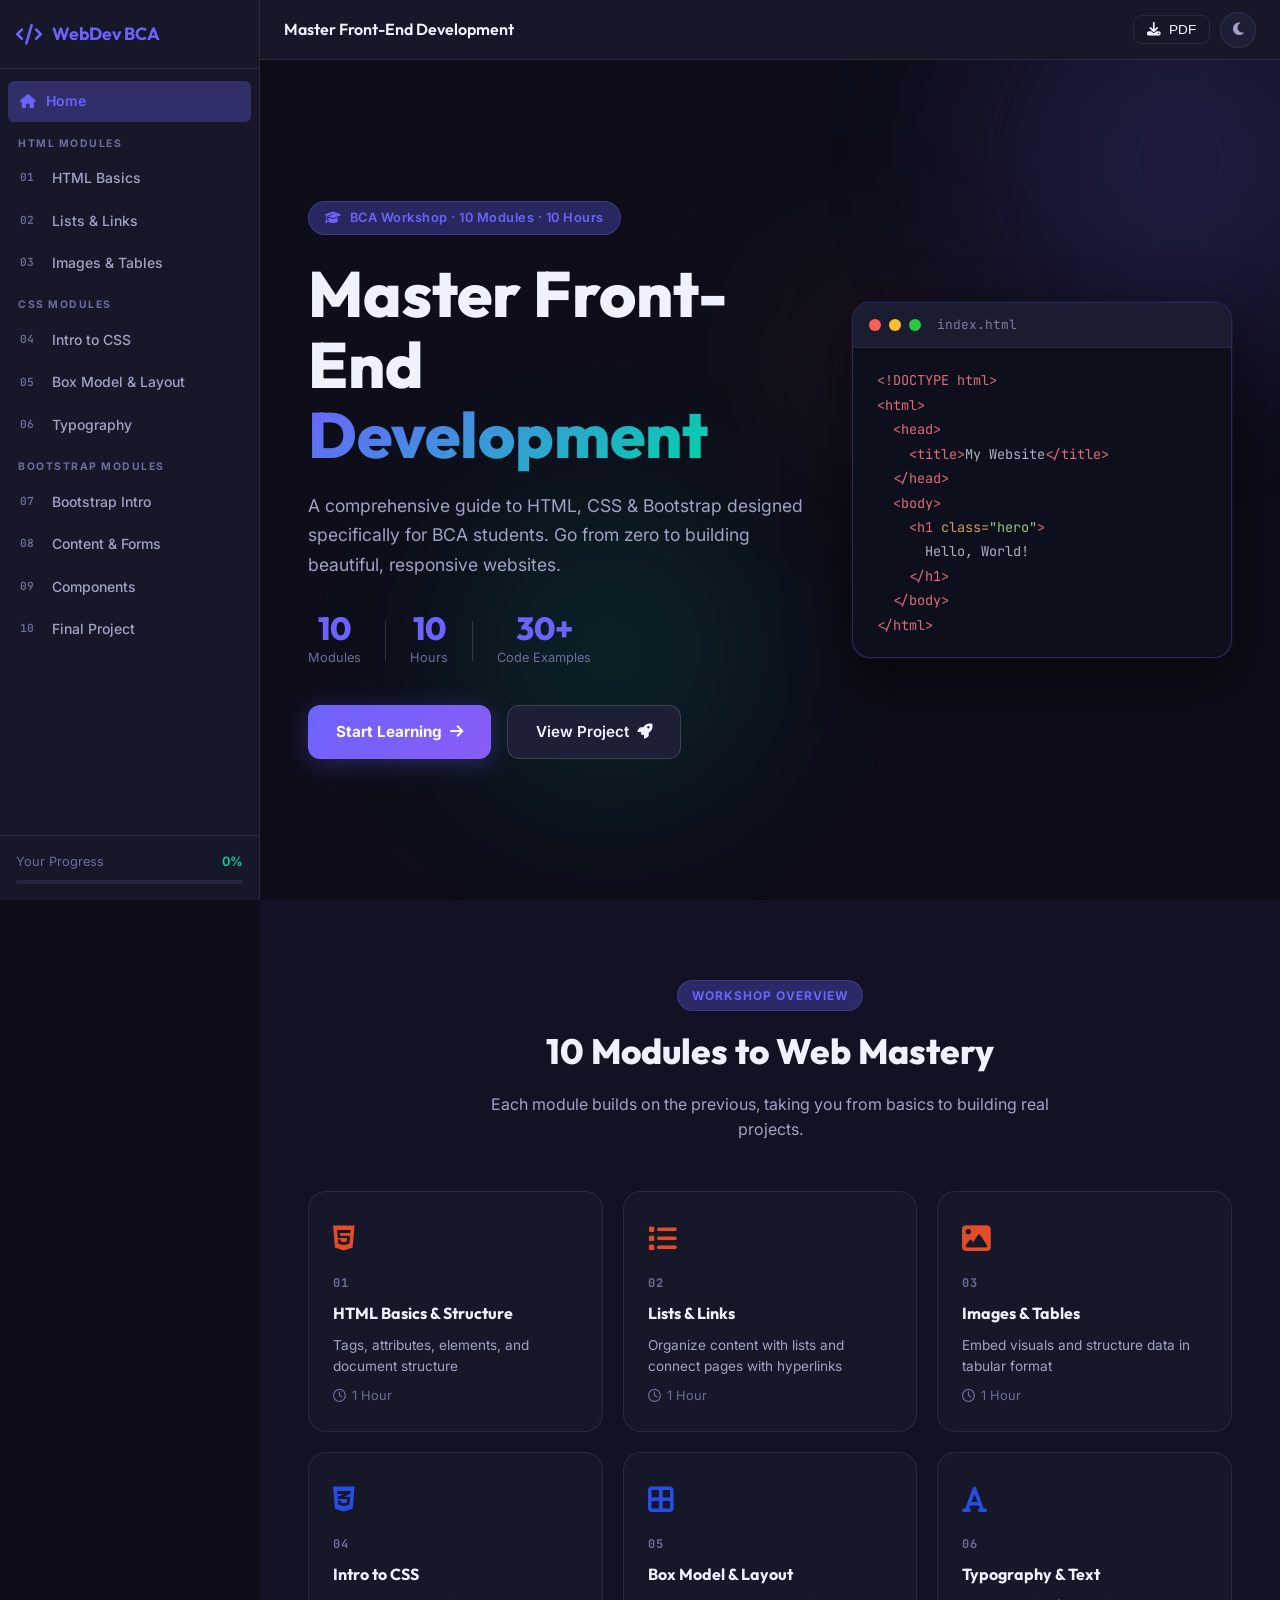
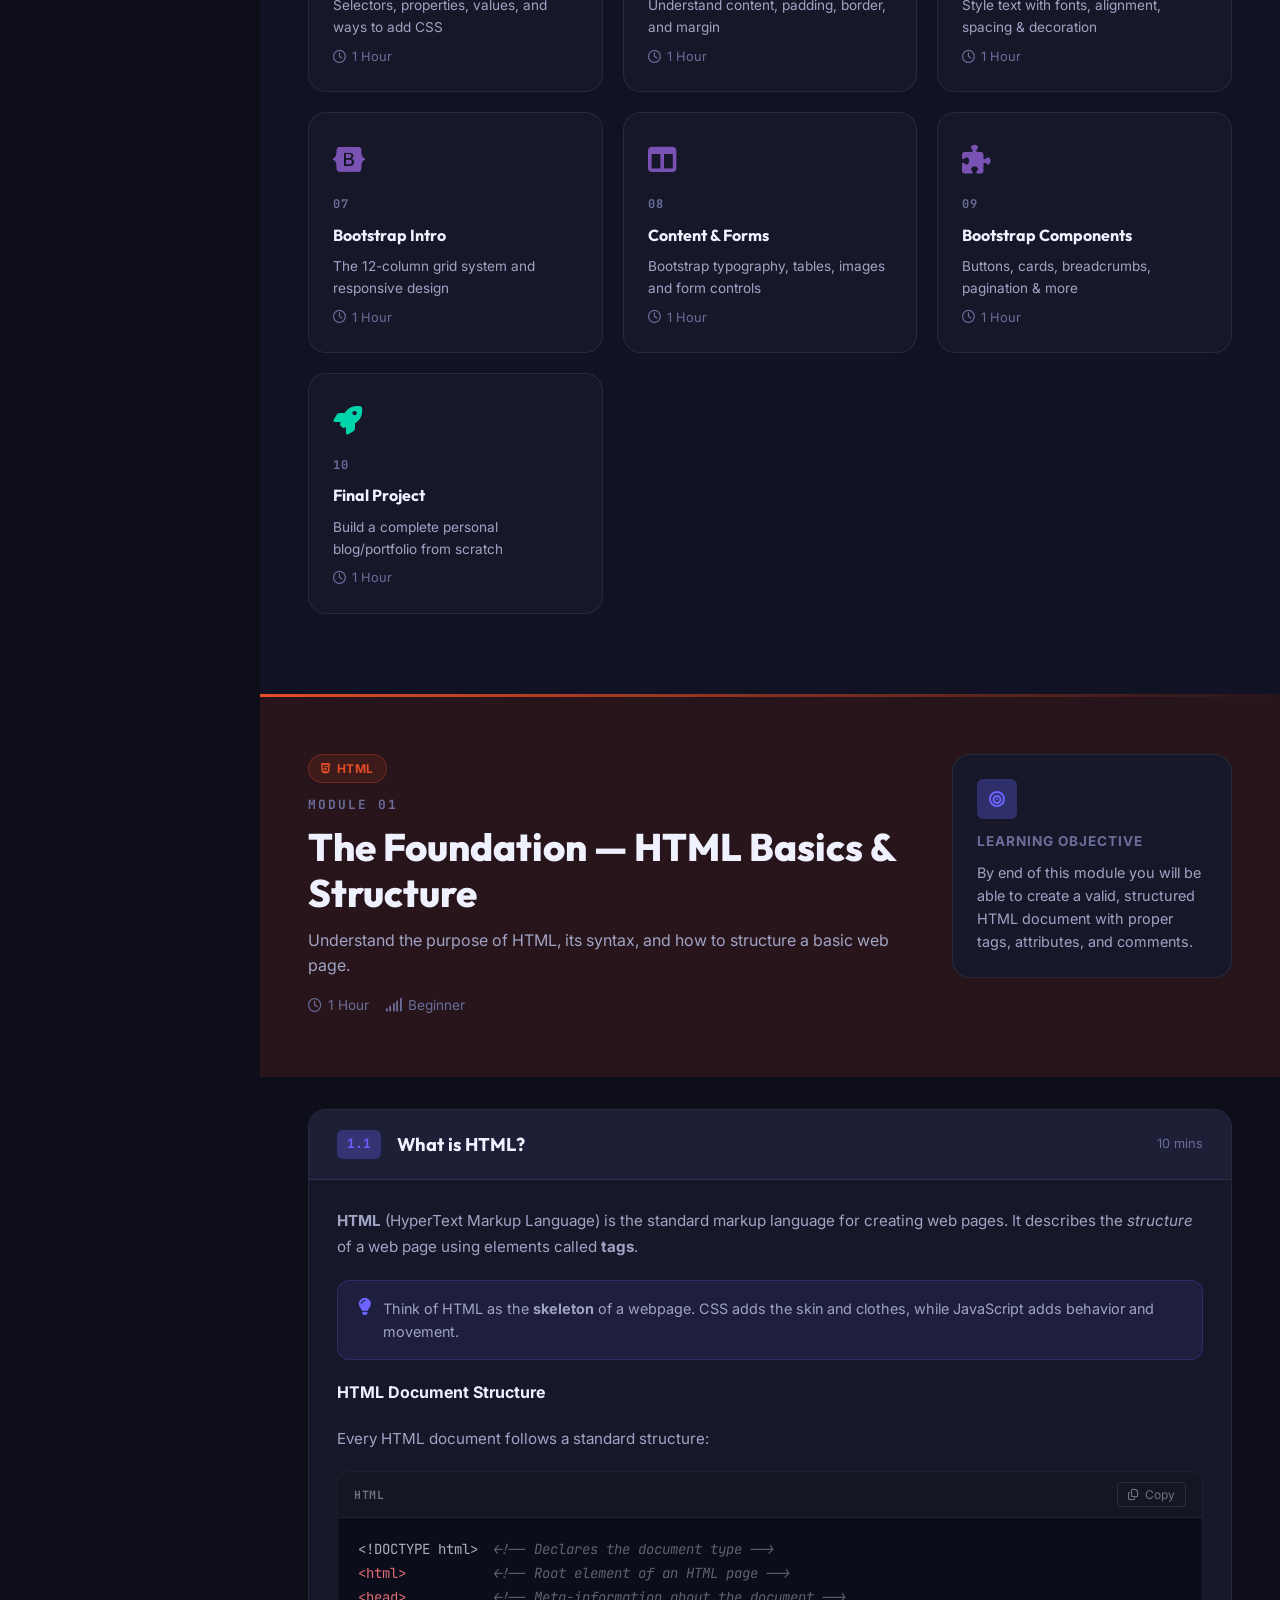
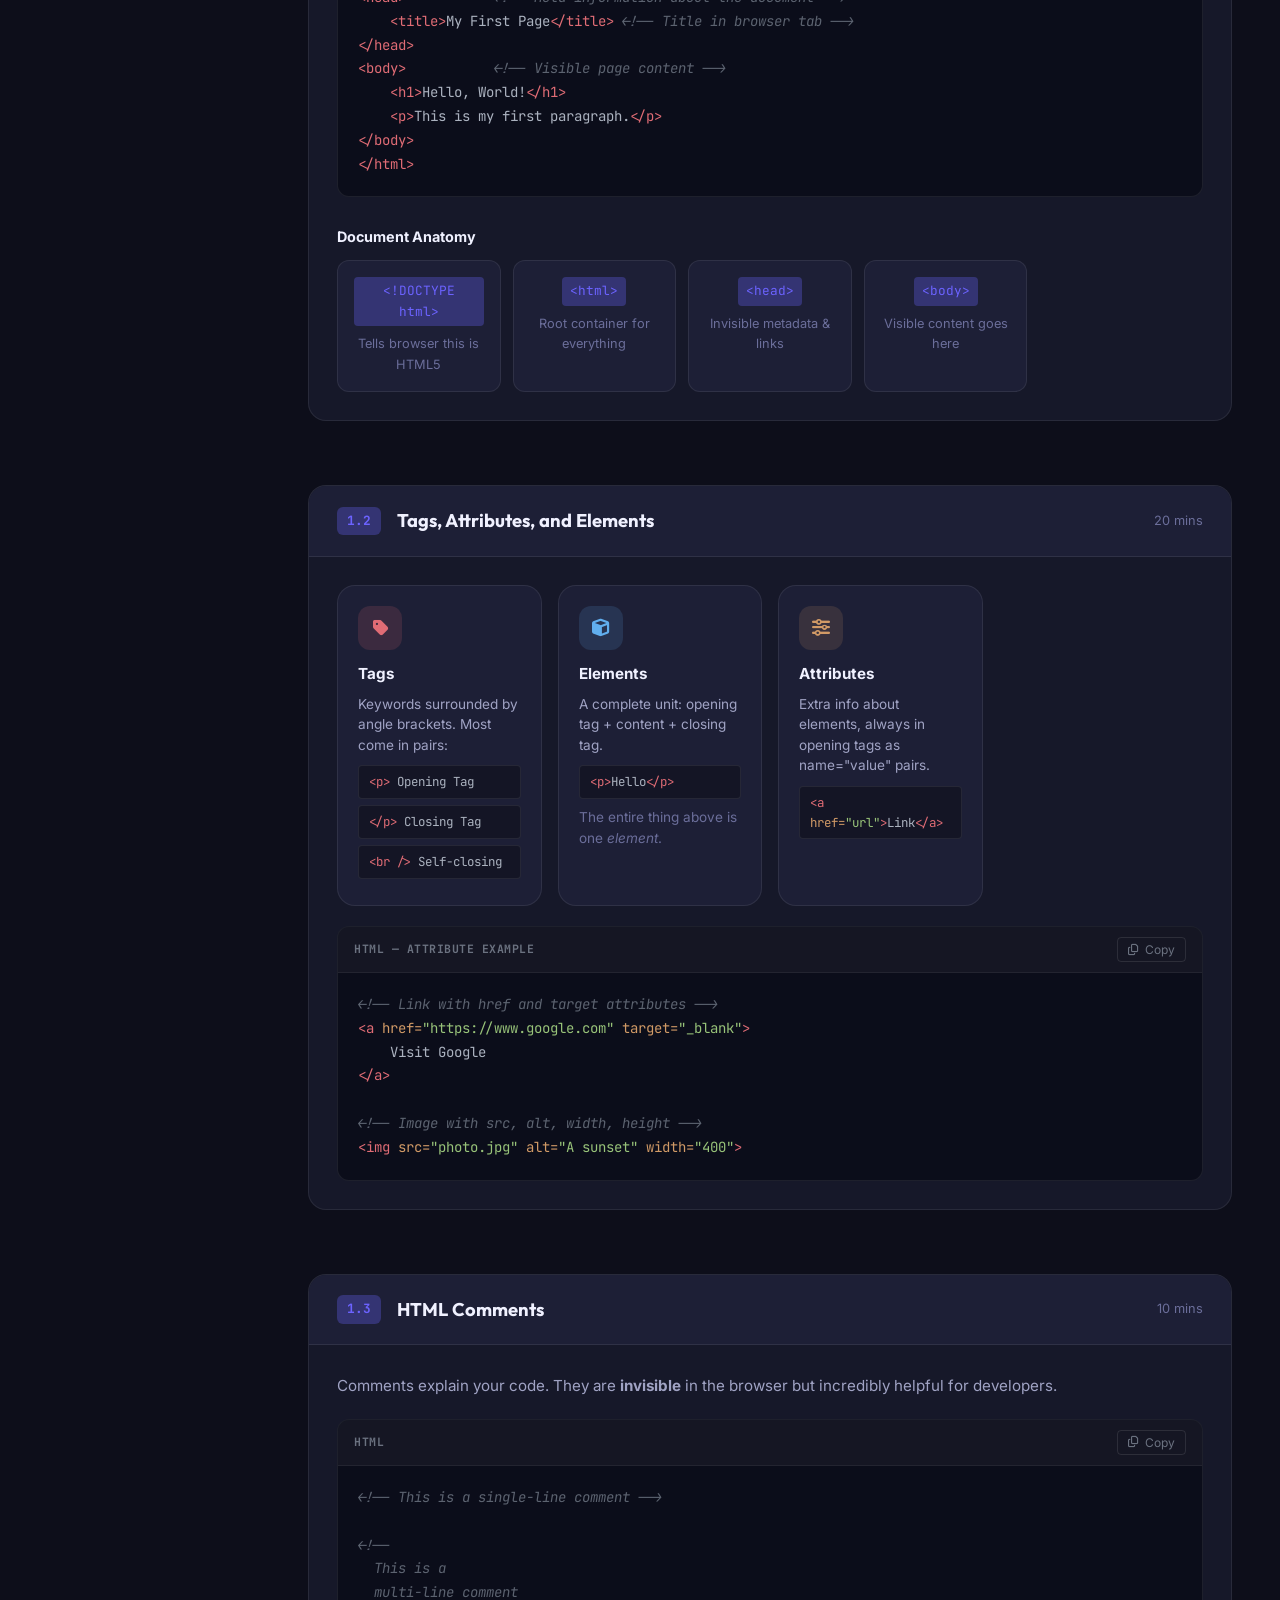
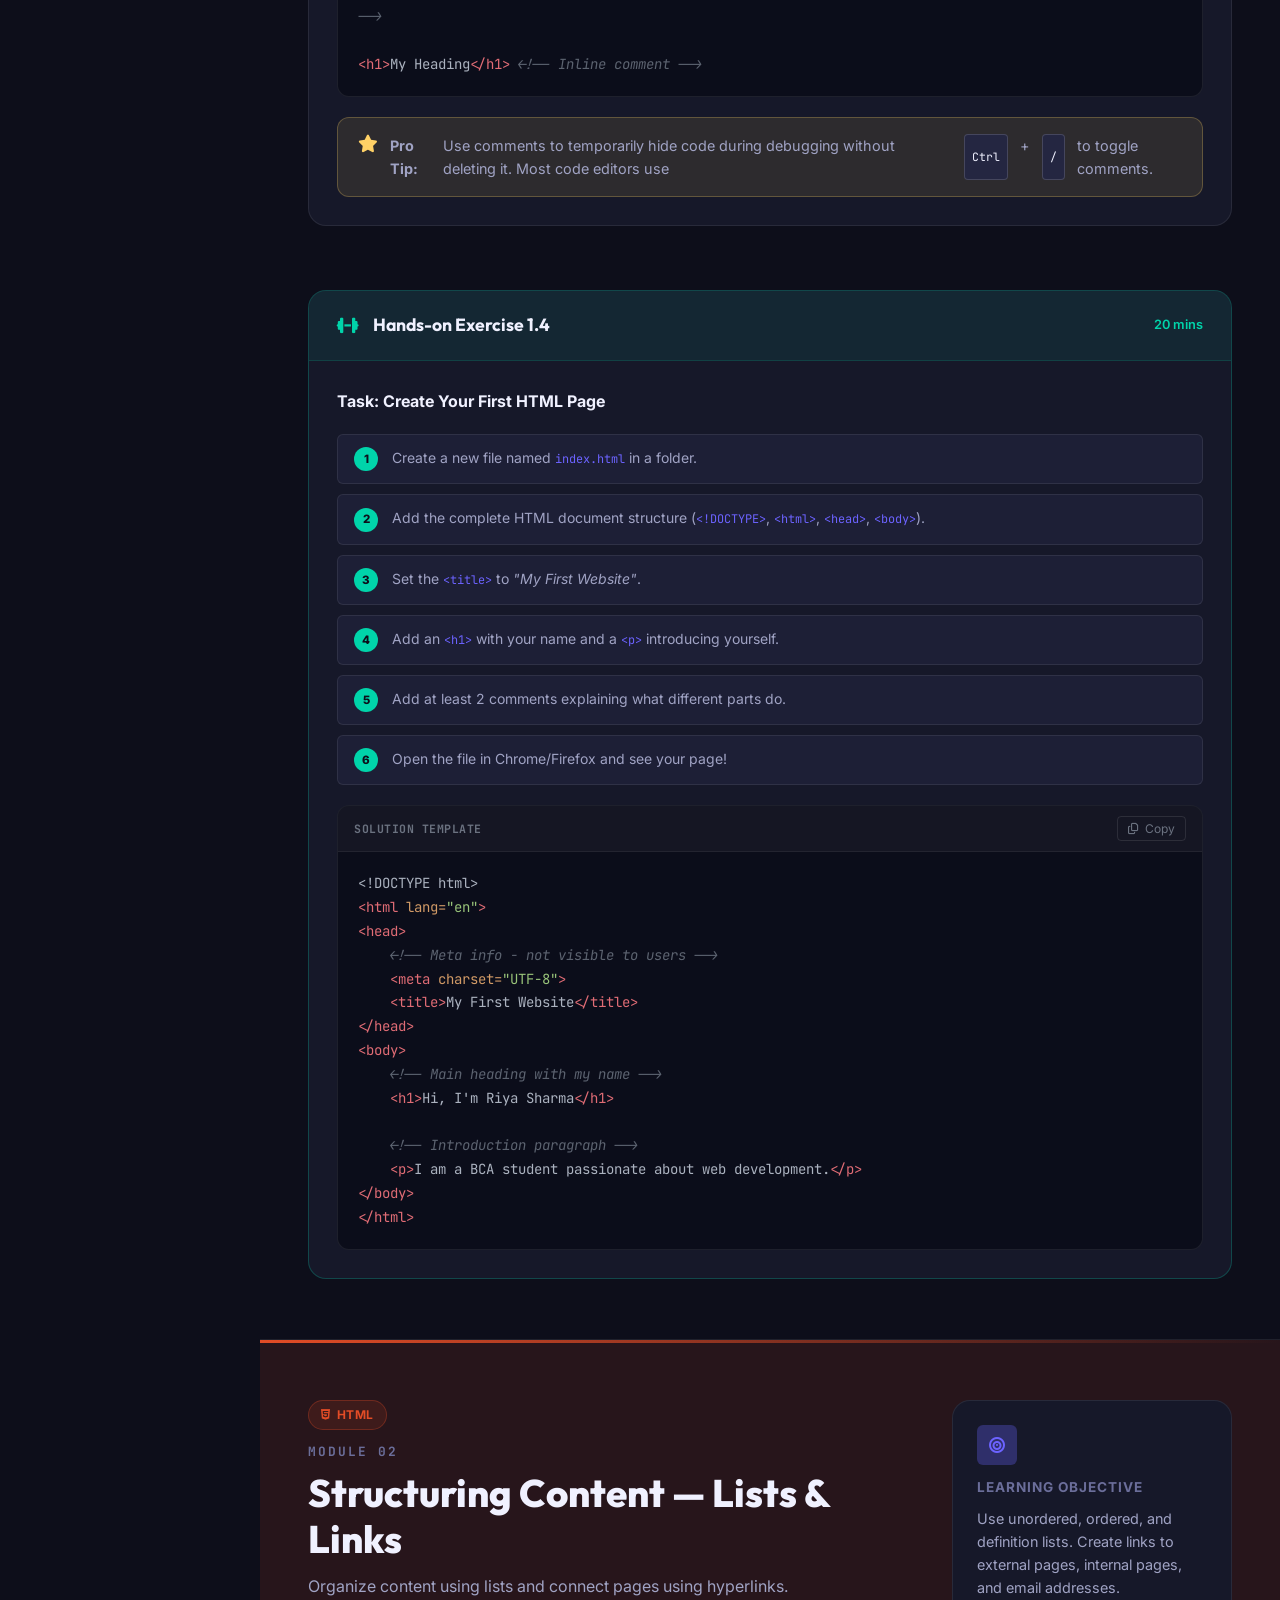
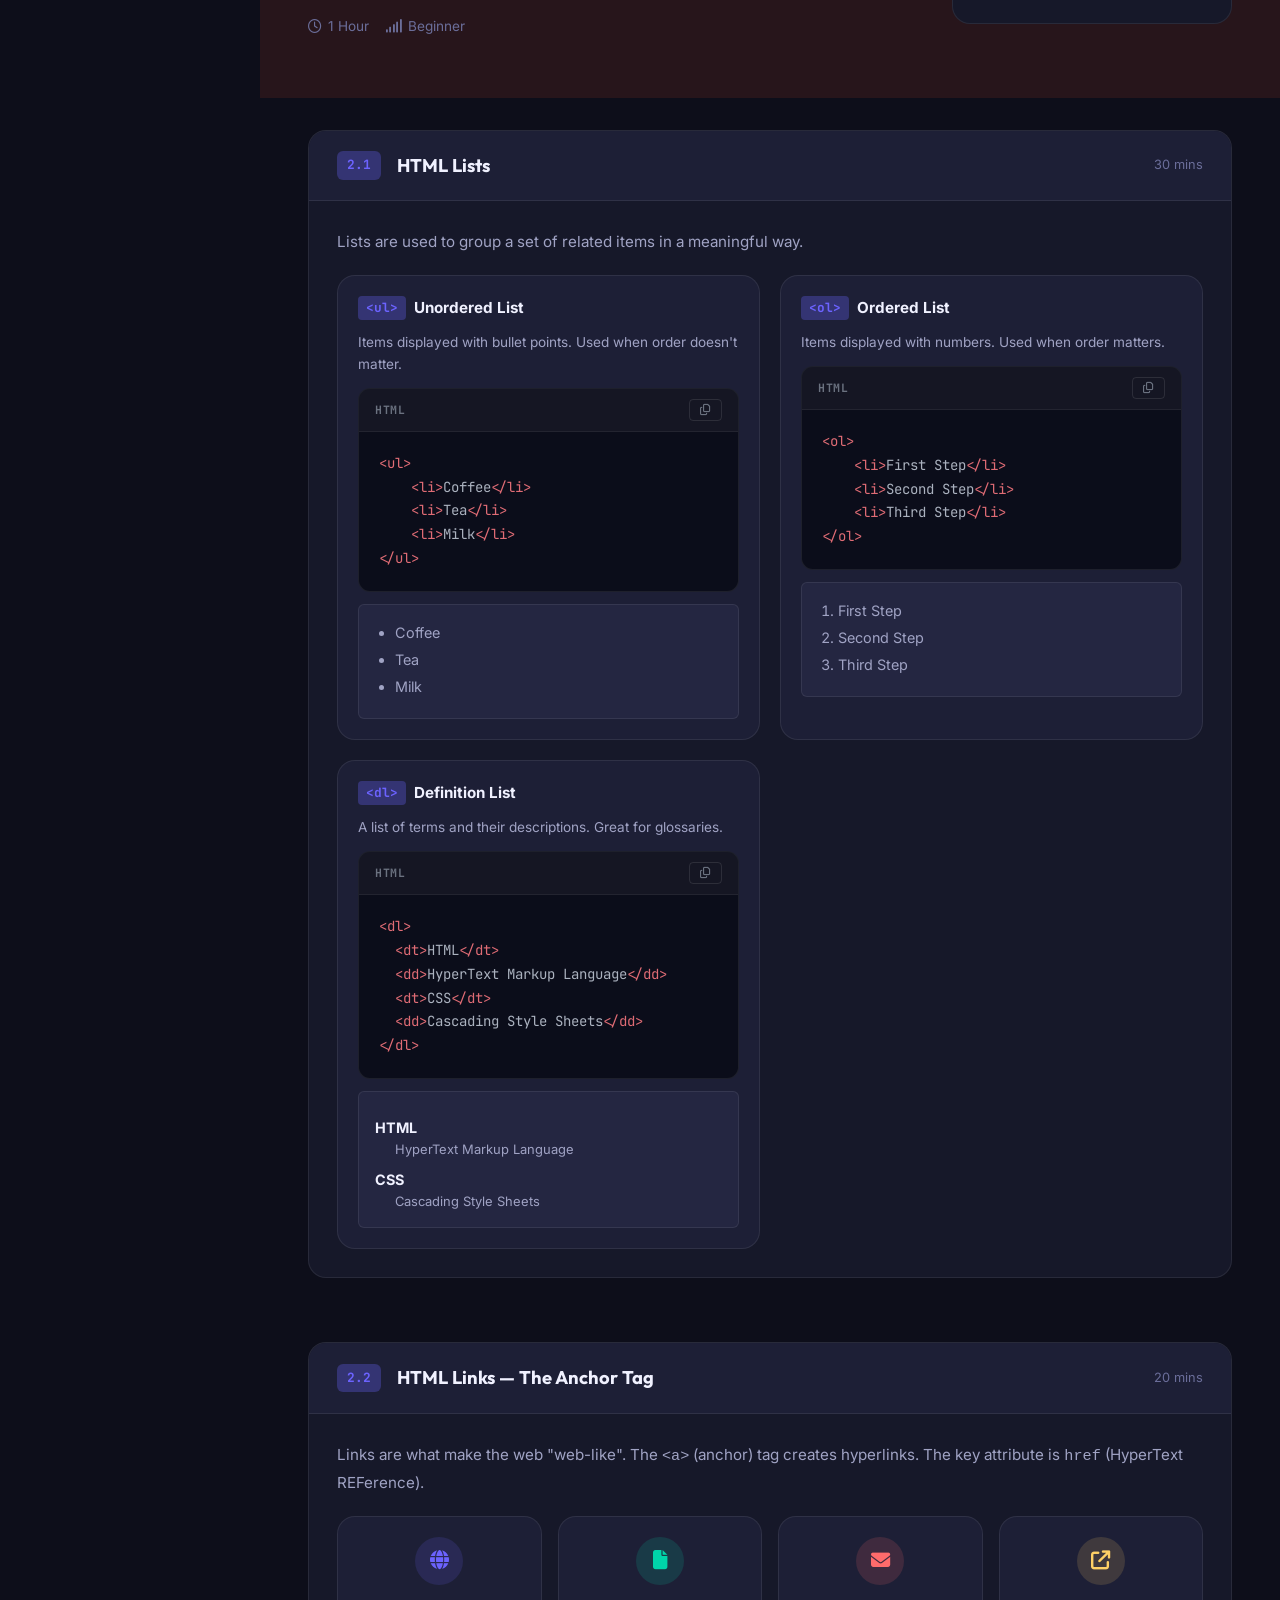
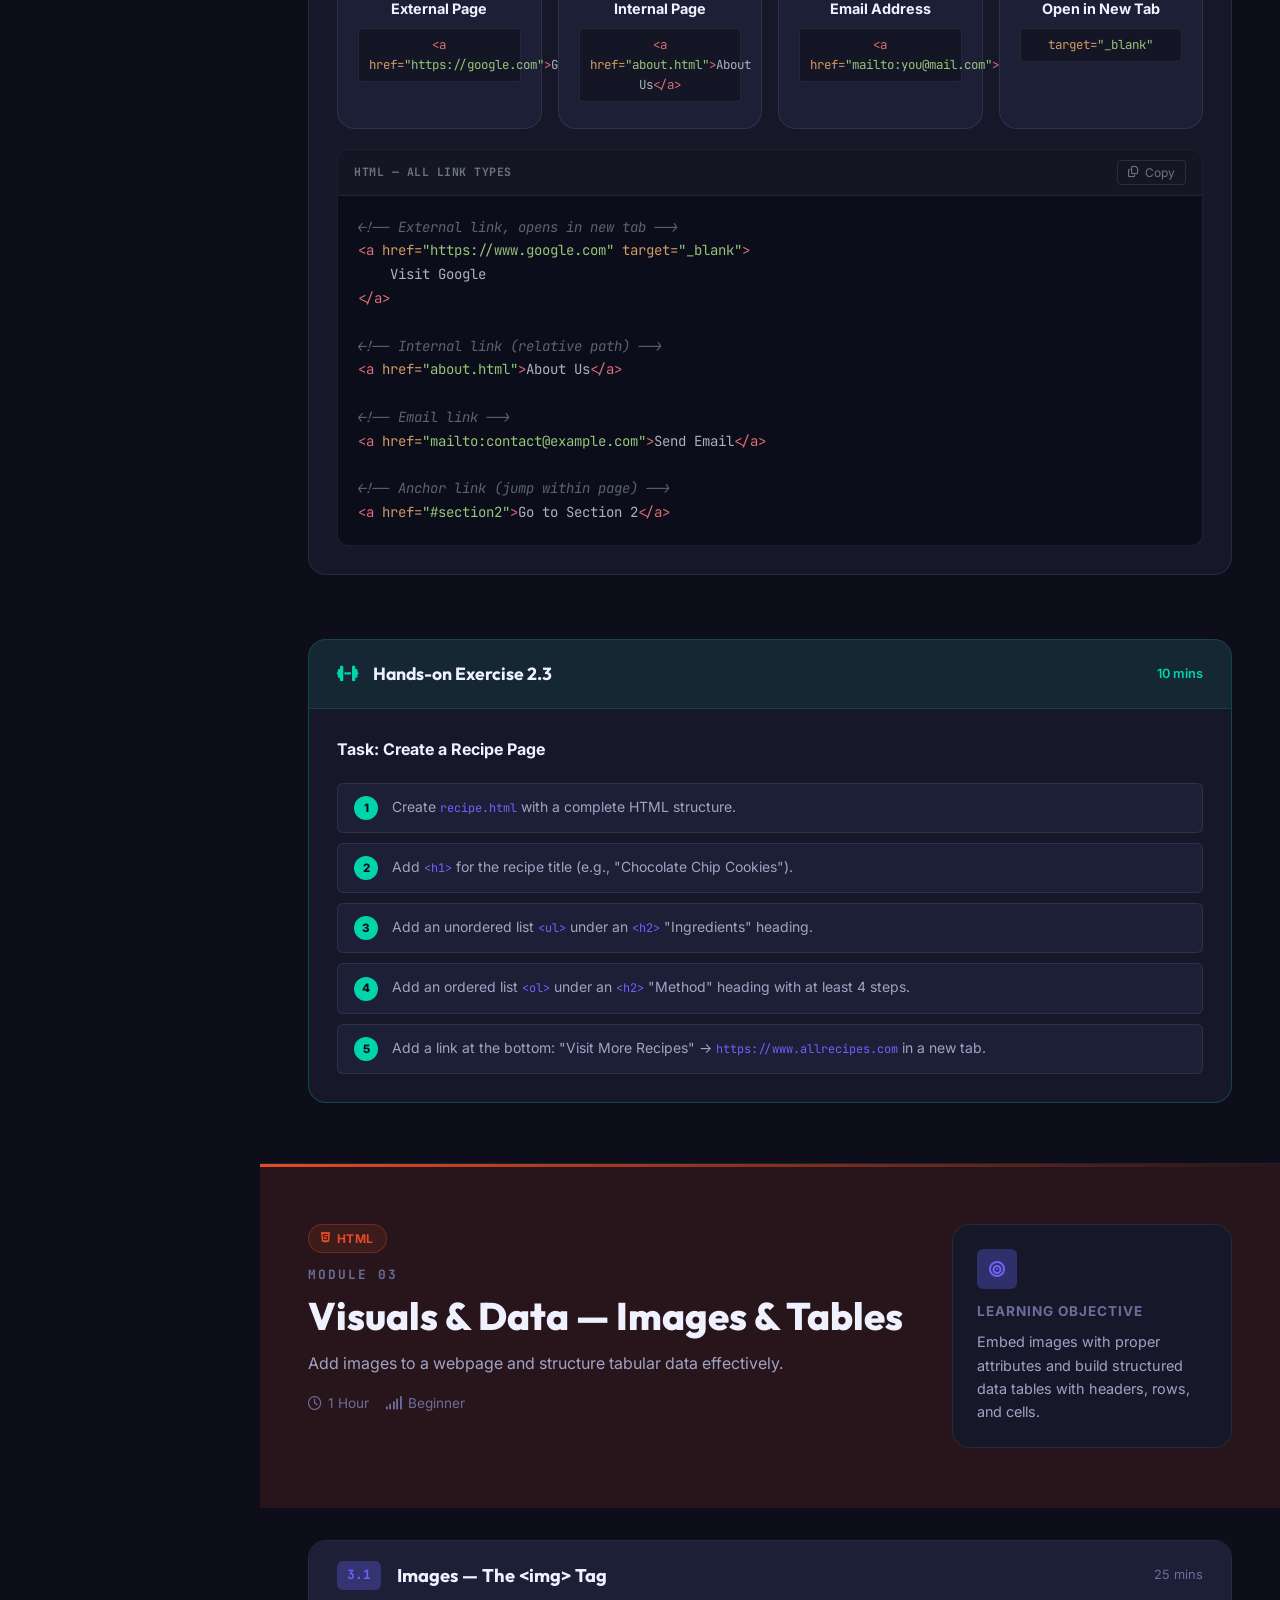
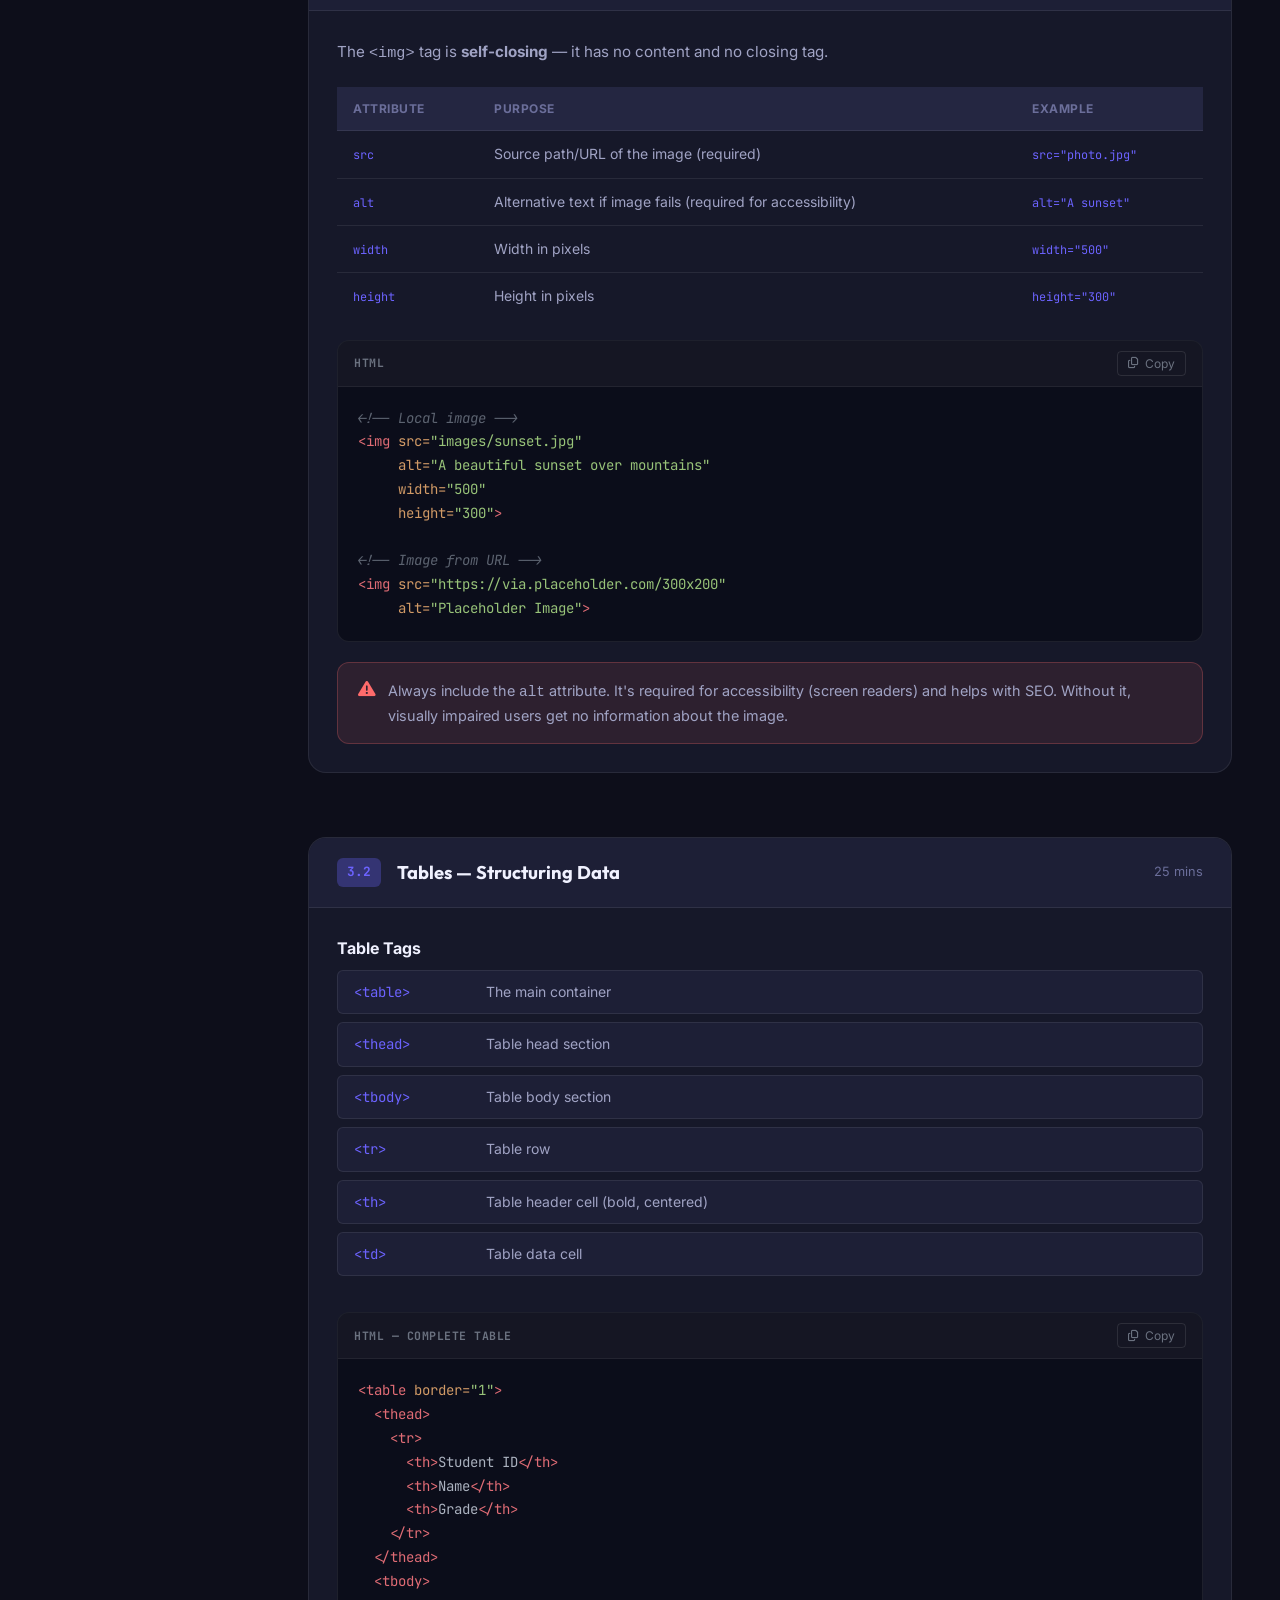
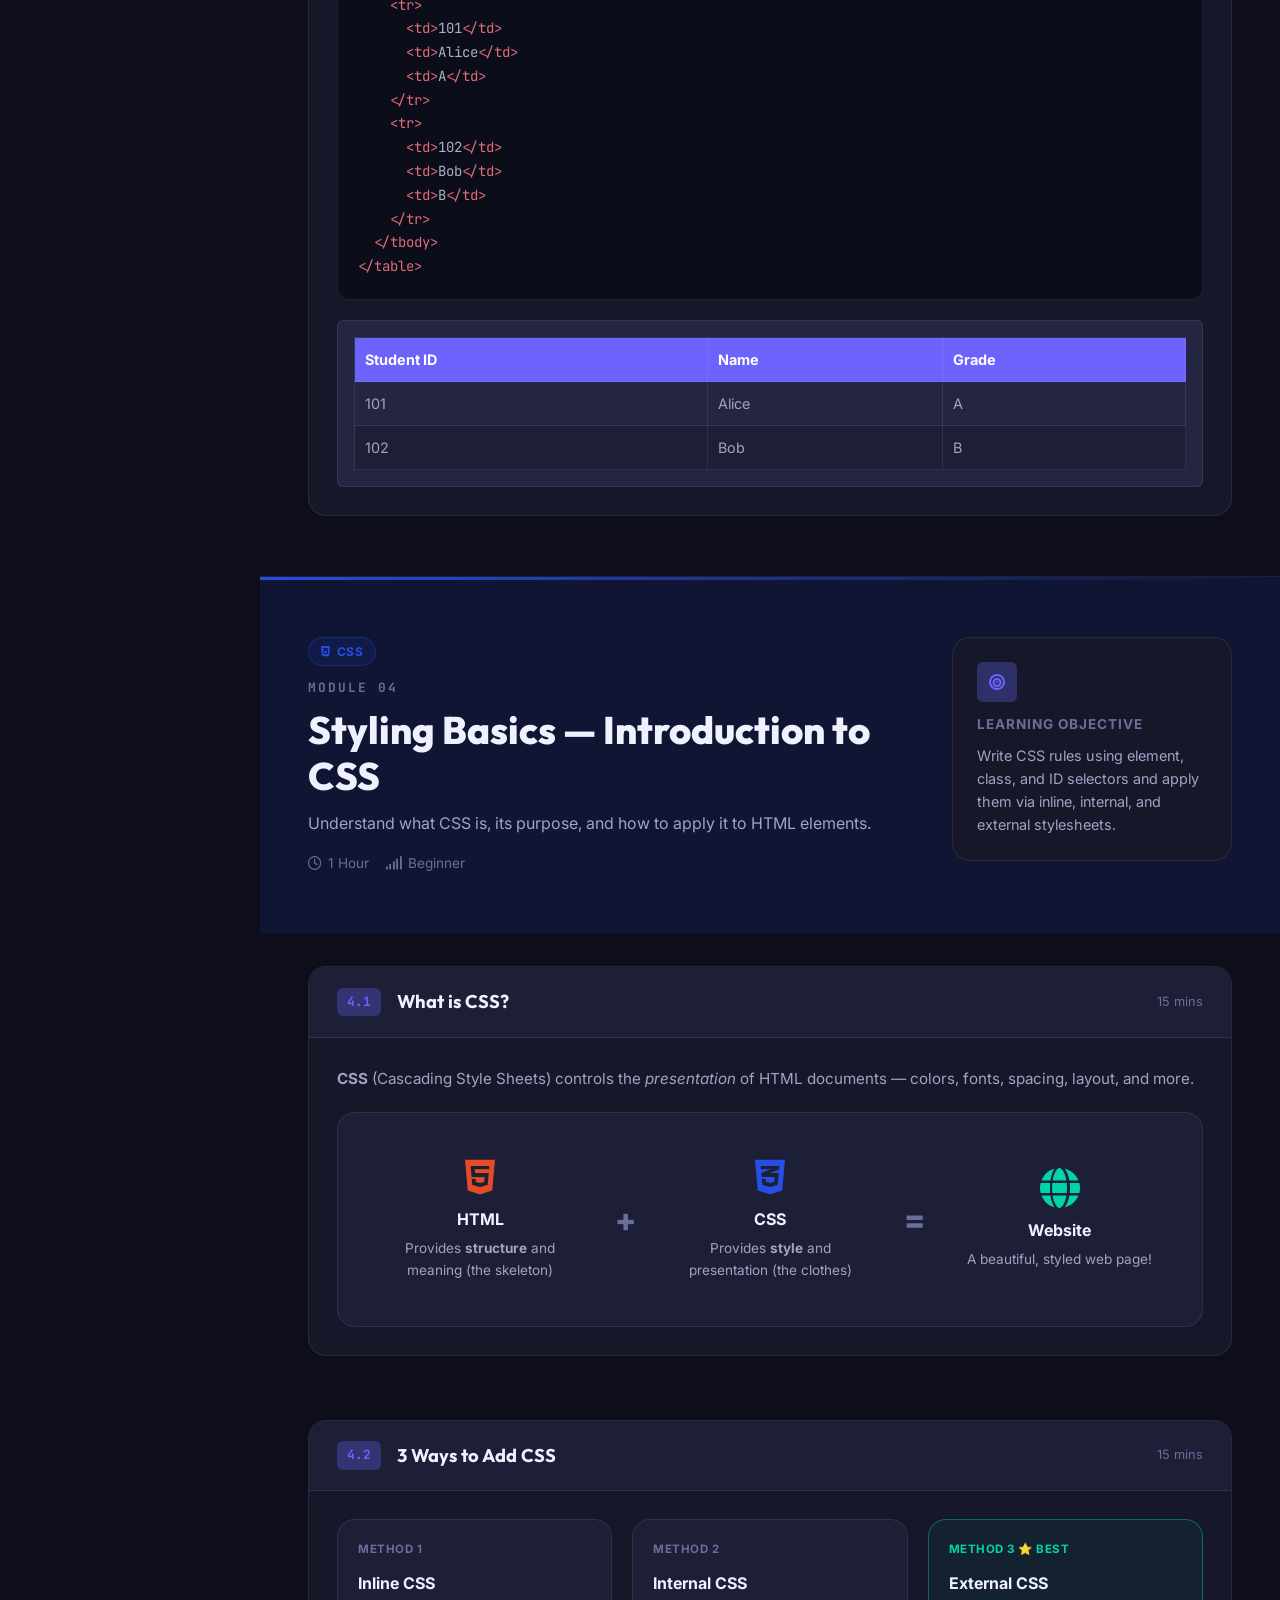
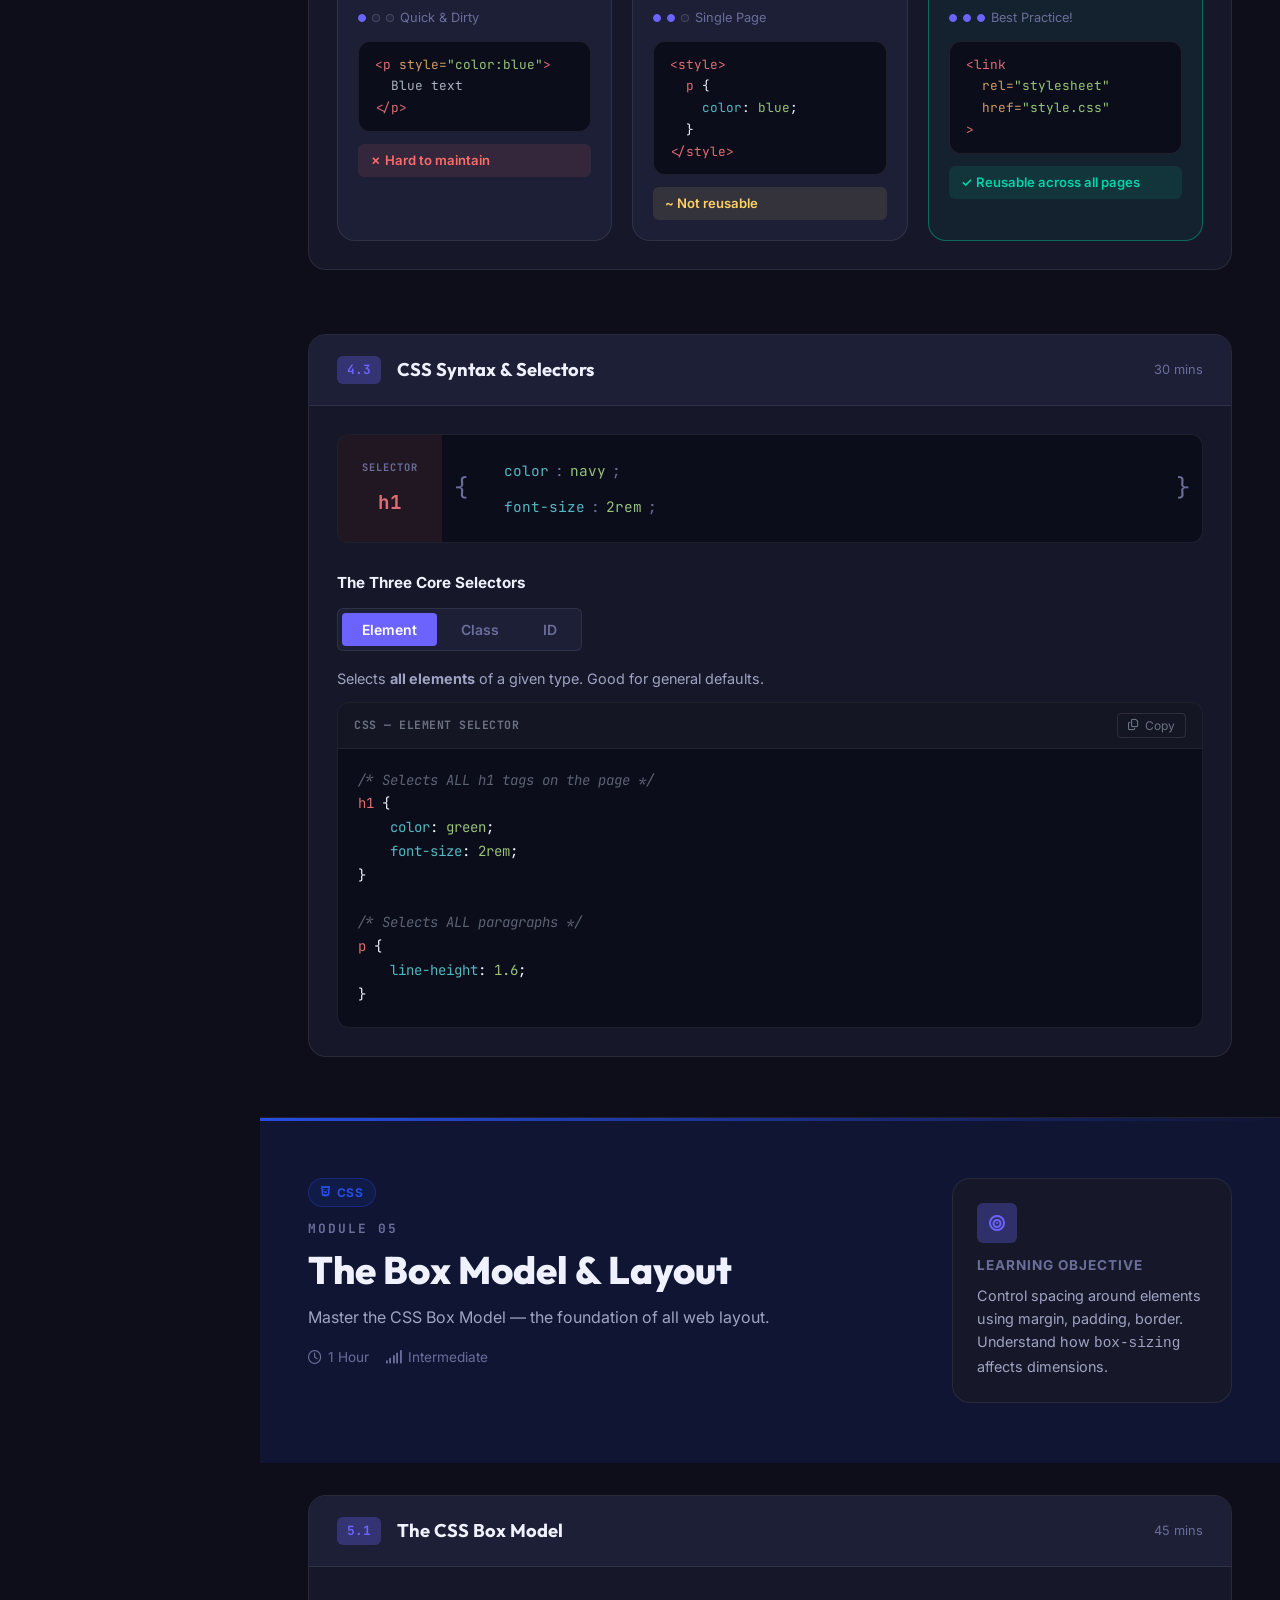
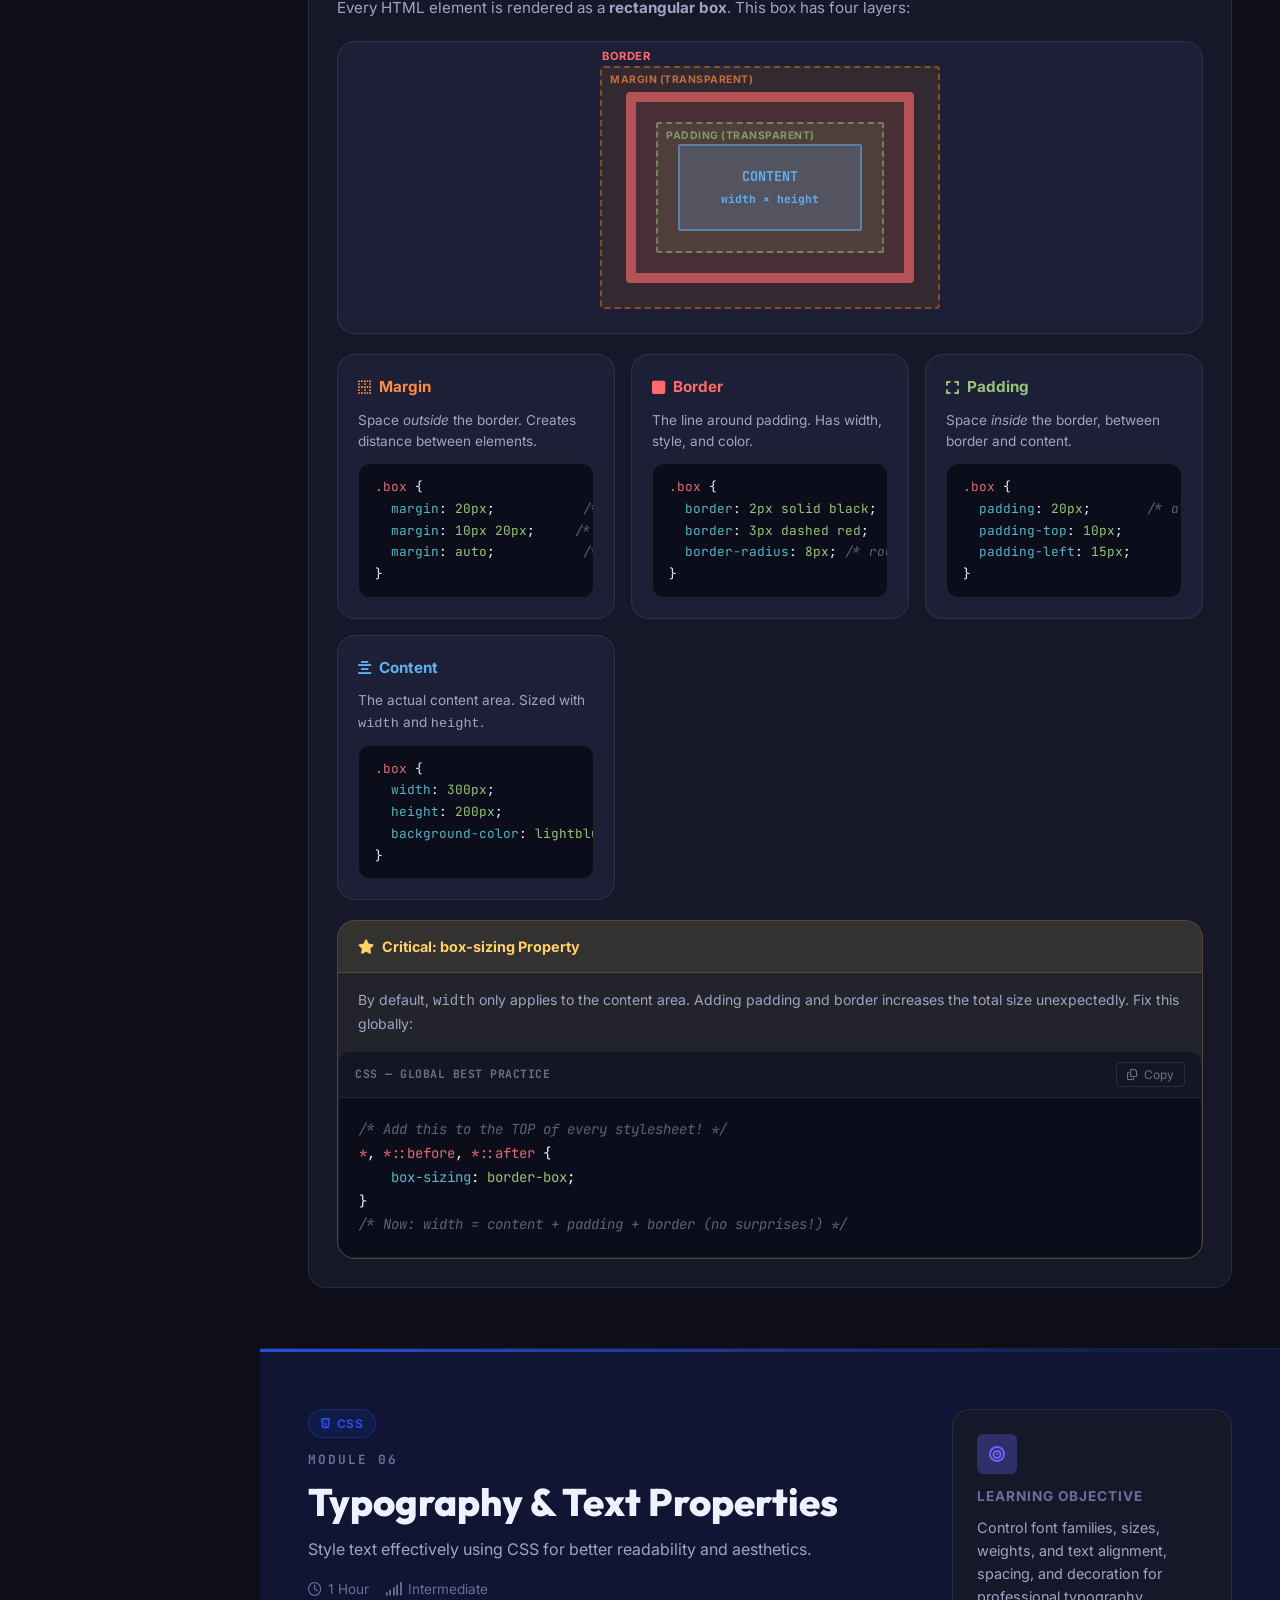
<file: index.html>
<!DOCTYPE html>
<html lang="en">
<head>
  <meta charset="UTF-8" />
  <meta name="viewport" content="width=device-width, initial-scale=1.0" />
  <title>Master Front-End Development | BCA Workshop</title>
  <meta name="description" content="A comprehensive 10-hour HTML & CSS workshop for BCA students. Learn web development from fundamentals to Bootstrap components." />
  <link rel="preconnect" href="https://fonts.googleapis.com" />
  <link rel="preconnect" href="https://fonts.gstatic.com" crossorigin />
  <link href="https://fonts.googleapis.com/css2?family=Inter:wght@300;400;500;600;700;800;900&family=JetBrains+Mono:wght@400;500;600&family=Outfit:wght@300;400;600;700;800&display=swap" rel="stylesheet" />
  <link rel="stylesheet" href="https://cdnjs.cloudflare.com/ajax/libs/font-awesome/6.4.0/css/all.min.css" />
  <link rel="stylesheet" href="style.css" />
</head>
<body>

  <!-- ========== SIDEBAR NAV ========== -->
  <aside class="sidebar" id="sidebar">
    <div class="sidebar-header">
      <div class="sidebar-logo">
        <i class="fa-solid fa-code"></i>
        <span>WebDev BCA</span>
      </div>
      <button class="sidebar-close" id="sidebarClose"><i class="fa-solid fa-xmark"></i></button>
    </div>
    <nav class="sidebar-nav">
      <a href="#hero" class="nav-item active" data-section="hero">
        <i class="fa-solid fa-house"></i>
        <span>Home</span>
      </a>
      <div class="nav-section-label">HTML Modules</div>
      <a href="#module1" class="nav-item" data-section="module1">
        <span class="nav-num">01</span>
        <span>HTML Basics</span>
      </a>
      <a href="#module2" class="nav-item" data-section="module2">
        <span class="nav-num">02</span>
        <span>Lists &amp; Links</span>
      </a>
      <a href="#module3" class="nav-item" data-section="module3">
        <span class="nav-num">03</span>
        <span>Images &amp; Tables</span>
      </a>
      <div class="nav-section-label">CSS Modules</div>
      <a href="#module4" class="nav-item" data-section="module4">
        <span class="nav-num">04</span>
        <span>Intro to CSS</span>
      </a>
      <a href="#module5" class="nav-item" data-section="module5">
        <span class="nav-num">05</span>
        <span>Box Model &amp; Layout</span>
      </a>
      <a href="#module6" class="nav-item" data-section="module6">
        <span class="nav-num">06</span>
        <span>Typography</span>
      </a>
      <div class="nav-section-label">Bootstrap Modules</div>
      <a href="#module7" class="nav-item" data-section="module7">
        <span class="nav-num">07</span>
        <span>Bootstrap Intro</span>
      </a>
      <a href="#module8" class="nav-item" data-section="module8">
        <span class="nav-num">08</span>
        <span>Content &amp; Forms</span>
      </a>
      <a href="#module9" class="nav-item" data-section="module9">
        <span class="nav-num">09</span>
        <span>Components</span>
      </a>
      <a href="#module10" class="nav-item" data-section="module10">
        <span class="nav-num">10</span>
        <span>Final Project</span>
      </a>
    </nav>
    <div class="sidebar-progress">
      <div class="progress-label">
        <span>Your Progress</span>
        <span id="progressPercent">0%</span>
      </div>
      <div class="progress-bar-wrap">
        <div class="progress-bar-fill" id="progressFill"></div>
      </div>
    </div>
  </aside>

  <!-- Overlay for mobile sidebar -->
  <div class="sidebar-overlay" id="sidebarOverlay"></div>

  <!-- ========== TOP NAV ========== -->
  <header class="topnav" id="topnav">
    <button class="hamburger" id="hamburger">
      <i class="fa-solid fa-bars"></i>
    </button>
    <div class="topnav-title">Master Front-End Development</div>
    <div class="topnav-actions" style="display: flex; gap: 10px; align-items: center;">
      <button id="download-pdf-btn" title="Download Page as PDF" style="background: transparent; border: 1px solid var(--border); color: var(--text-color); border-radius: 8px; padding: 0.4rem 0.8rem; cursor: pointer; display: flex; align-items: center; gap: 0.5rem; font-size: 0.85rem; font-weight: 500; transition: all 0.2s;">
        <i class="fa-solid fa-download"></i> PDF
      </button>
      <button class="btn-theme" id="themeToggle" title="Toggle theme">
        <i class="fa-solid fa-moon" id="themeIcon"></i>
      </button>
    </div>
  </header>

  <!-- ========== MAIN CONTENT ========== -->
  <main class="main-content" id="mainContent">

    <!-- HERO SECTION -->
    <section class="hero-section" id="hero">
      <div class="hero-bg-shapes">
        <div class="shape shape-1"></div>
        <div class="shape shape-2"></div>
        <div class="shape shape-3"></div>
      </div>
      <div class="hero-content">
        <div class="hero-badge">
          <i class="fa-solid fa-graduation-cap"></i>
          BCA Workshop · 10 Modules · 10 Hours
        </div>
        <h1 class="hero-title">Master Front-End<br /><span class="gradient-text">Development</span></h1>
        <p class="hero-subtitle">A comprehensive guide to HTML, CSS &amp; Bootstrap designed specifically for BCA students. Go from zero to building beautiful, responsive websites.</p>
        <div class="hero-stats">
          <div class="stat">
            <span class="stat-num">10</span>
            <span class="stat-label">Modules</span>
          </div>
          <div class="stat-div"></div>
          <div class="stat">
            <span class="stat-num">10</span>
            <span class="stat-label">Hours</span>
          </div>
          <div class="stat-div"></div>
          <div class="stat">
            <span class="stat-num">30+</span>
            <span class="stat-label">Code Examples</span>
          </div>
        </div>
        <div class="hero-actions">
          <a href="#module1" class="btn-primary-hero">
            Start Learning <i class="fa-solid fa-arrow-right"></i>
          </a>
          <a href="#module10" class="btn-secondary-hero">
            View Project <i class="fa-solid fa-rocket"></i>
          </a>
        </div>
      </div>
      <div class="hero-visual">
        <div class="code-window">
          <div class="window-bar">
            <span class="dot red"></span>
            <span class="dot yellow"></span>
            <span class="dot green"></span>
            <span class="window-title">index.html</span>
          </div>
          <div class="code-content">
            <div class="code-line"><span class="c-tag">&lt;!DOCTYPE html&gt;</span></div>
            <div class="code-line"><span class="c-tag">&lt;html&gt;</span></div>
            <div class="code-line pl-2"><span class="c-tag">&lt;head&gt;</span></div>
            <div class="code-line pl-4"><span class="c-tag">&lt;title&gt;</span><span class="c-text">My Website</span><span class="c-tag">&lt;/title&gt;</span></div>
            <div class="code-line pl-2"><span class="c-tag">&lt;/head&gt;</span></div>
            <div class="code-line pl-2"><span class="c-tag">&lt;body&gt;</span></div>
            <div class="code-line pl-4"><span class="c-tag">&lt;h1</span> <span class="c-attr">class=</span><span class="c-val">"hero"</span><span class="c-tag">&gt;</span></div>
            <div class="code-line pl-6"><span class="c-text">Hello, World!</span></div>
            <div class="code-line pl-4"><span class="c-tag">&lt;/h1&gt;</span></div>
            <div class="code-line pl-2"><span class="c-tag">&lt;/body&gt;</span></div>
            <div class="code-line"><span class="c-tag">&lt;/html&gt;</span></div>
          </div>
        </div>
      </div>
    </section>

    <!-- MODULE OVERVIEW GRID -->
    <section class="modules-overview">
      <div class="section-header">
        <div class="section-tag">Workshop Overview</div>
        <h2>10 Modules to Web Mastery</h2>
        <p>Each module builds on the previous, taking you from basics to building real projects.</p>
      </div>
      <div class="modules-grid">
        <a href="#module1" class="module-card" data-track="html">
          <div class="module-card-icon"><i class="fa-brands fa-html5"></i></div>
          <div class="module-card-num">01</div>
          <h3>HTML Basics &amp; Structure</h3>
          <p>Tags, attributes, elements, and document structure</p>
          <div class="module-card-footer"><i class="fa-regular fa-clock"></i> 1 Hour</div>
        </a>
        <a href="#module2" class="module-card" data-track="html">
          <div class="module-card-icon"><i class="fa-solid fa-list"></i></div>
          <div class="module-card-num">02</div>
          <h3>Lists &amp; Links</h3>
          <p>Organize content with lists and connect pages with hyperlinks</p>
          <div class="module-card-footer"><i class="fa-regular fa-clock"></i> 1 Hour</div>
        </a>
        <a href="#module3" class="module-card" data-track="html">
          <div class="module-card-icon"><i class="fa-solid fa-image"></i></div>
          <div class="module-card-num">03</div>
          <h3>Images &amp; Tables</h3>
          <p>Embed visuals and structure data in tabular format</p>
          <div class="module-card-footer"><i class="fa-regular fa-clock"></i> 1 Hour</div>
        </a>
        <a href="#module4" class="module-card" data-track="css">
          <div class="module-card-icon"><i class="fa-brands fa-css3-alt"></i></div>
          <div class="module-card-num">04</div>
          <h3>Intro to CSS</h3>
          <p>Selectors, properties, values, and ways to add CSS</p>
          <div class="module-card-footer"><i class="fa-regular fa-clock"></i> 1 Hour</div>
        </a>
        <a href="#module5" class="module-card" data-track="css">
          <div class="module-card-icon"><i class="fa-solid fa-border-all"></i></div>
          <div class="module-card-num">05</div>
          <h3>Box Model &amp; Layout</h3>
          <p>Understand content, padding, border, and margin</p>
          <div class="module-card-footer"><i class="fa-regular fa-clock"></i> 1 Hour</div>
        </a>
        <a href="#module6" class="module-card" data-track="css">
          <div class="module-card-icon"><i class="fa-solid fa-font"></i></div>
          <div class="module-card-num">06</div>
          <h3>Typography &amp; Text</h3>
          <p>Style text with fonts, alignment, spacing &amp; decoration</p>
          <div class="module-card-footer"><i class="fa-regular fa-clock"></i> 1 Hour</div>
        </a>
        <a href="#module7" class="module-card" data-track="bootstrap">
          <div class="module-card-icon"><i class="fa-brands fa-bootstrap"></i></div>
          <div class="module-card-num">07</div>
          <h3>Bootstrap Intro</h3>
          <p>The 12-column grid system and responsive design</p>
          <div class="module-card-footer"><i class="fa-regular fa-clock"></i> 1 Hour</div>
        </a>
        <a href="#module8" class="module-card" data-track="bootstrap">
          <div class="module-card-icon"><i class="fa-solid fa-table-columns"></i></div>
          <div class="module-card-num">08</div>
          <h3>Content &amp; Forms</h3>
          <p>Bootstrap typography, tables, images and form controls</p>
          <div class="module-card-footer"><i class="fa-regular fa-clock"></i> 1 Hour</div>
        </a>
        <a href="#module9" class="module-card" data-track="bootstrap">
          <div class="module-card-icon"><i class="fa-solid fa-puzzle-piece"></i></div>
          <div class="module-card-num">09</div>
          <h3>Bootstrap Components</h3>
          <p>Buttons, cards, breadcrumbs, pagination &amp; more</p>
          <div class="module-card-footer"><i class="fa-regular fa-clock"></i> 1 Hour</div>
        </a>
        <a href="#module10" class="module-card" data-track="project">
          <div class="module-card-icon"><i class="fa-solid fa-rocket"></i></div>
          <div class="module-card-num">10</div>
          <h3>Final Project</h3>
          <p>Build a complete personal blog/portfolio from scratch</p>
          <div class="module-card-footer"><i class="fa-regular fa-clock"></i> 1 Hour</div>
        </a>
      </div>
    </section>

    <!-- ============================================================ -->
    <!-- MODULE 1 -->
    <!-- ============================================================ -->
    <section class="module-section" id="module1">
      <div class="module-hero" data-track="html">
        <div class="module-hero-left">
          <div class="module-track-badge html-badge"><i class="fa-brands fa-html5"></i> HTML</div>
          <div class="module-number">Module 01</div>
          <h2>The Foundation — HTML Basics &amp; Structure</h2>
          <p class="module-desc">Understand the purpose of HTML, its syntax, and how to structure a basic web page.</p>
          <div class="module-meta">
            <span><i class="fa-regular fa-clock"></i> 1 Hour</span>
            <span><i class="fa-solid fa-signal"></i> Beginner</span>
          </div>
        </div>
        <div class="module-hero-right">
          <div class="objective-card">
            <div class="objective-icon"><i class="fa-solid fa-bullseye"></i></div>
            <h4>Learning Objective</h4>
            <p>By end of this module you will be able to create a valid, structured HTML document with proper tags, attributes, and comments.</p>
          </div>
        </div>
      </div>

      <div class="module-body">

        <div class="lesson-block">
          <div class="lesson-header">
            <span class="lesson-num">1.1</span>
            <h3>What is HTML?</h3>
            <span class="lesson-time">10 mins</span>
          </div>
          <div class="lesson-content">
            <p><strong>HTML</strong> (HyperText Markup Language) is the standard markup language for creating web pages. It describes the <em>structure</em> of a web page using elements called <strong>tags</strong>.</p>
            <div class="info-box">
              <i class="fa-solid fa-lightbulb"></i>
              <p>Think of HTML as the <strong>skeleton</strong> of a webpage. CSS adds the skin and clothes, while JavaScript adds behavior and movement.</p>
            </div>
            <h4>HTML Document Structure</h4>
            <p>Every HTML document follows a standard structure:</p>
            <div class="code-block">
              <div class="code-header">
                <span class="code-lang">HTML</span>
                <button class="copy-btn" onclick="copyCode(this)"><i class="fa-regular fa-copy"></i> Copy</button>
              </div>
              <pre><code><span class="hl-meta">&lt;!DOCTYPE html&gt;</span>  <span class="hl-comment">&lt;!-- Declares the document type --&gt;</span>
<span class="hl-tag">&lt;html&gt;</span>           <span class="hl-comment">&lt;!-- Root element of an HTML page --&gt;</span>
<span class="hl-tag">&lt;head&gt;</span>           <span class="hl-comment">&lt;!-- Meta-information about the document --&gt;</span>
    <span class="hl-tag">&lt;title&gt;</span><span class="hl-text">My First Page</span><span class="hl-tag">&lt;/title&gt;</span> <span class="hl-comment">&lt;!-- Title in browser tab --&gt;</span>
<span class="hl-tag">&lt;/head&gt;</span>
<span class="hl-tag">&lt;body&gt;</span>           <span class="hl-comment">&lt;!-- Visible page content --&gt;</span>
    <span class="hl-tag">&lt;h1&gt;</span><span class="hl-text">Hello, World!</span><span class="hl-tag">&lt;/h1&gt;</span>
    <span class="hl-tag">&lt;p&gt;</span><span class="hl-text">This is my first paragraph.</span><span class="hl-tag">&lt;/p&gt;</span>
<span class="hl-tag">&lt;/body&gt;</span>
<span class="hl-tag">&lt;/html&gt;</span></code></pre>
            </div>
            <div class="anatomy-diagram">
              <h4>Document Anatomy</h4>
              <div class="anatomy-grid">
                <div class="anatomy-item">
                  <div class="anatomy-tag">&lt;!DOCTYPE html&gt;</div>
                  <div class="anatomy-desc">Tells browser this is HTML5</div>
                </div>
                <div class="anatomy-item">
                  <div class="anatomy-tag">&lt;html&gt;</div>
                  <div class="anatomy-desc">Root container for everything</div>
                </div>
                <div class="anatomy-item">
                  <div class="anatomy-tag">&lt;head&gt;</div>
                  <div class="anatomy-desc">Invisible metadata &amp; links</div>
                </div>
                <div class="anatomy-item">
                  <div class="anatomy-tag">&lt;body&gt;</div>
                  <div class="anatomy-desc">Visible content goes here</div>
                </div>
              </div>
            </div>
          </div>
        </div>

        <div class="lesson-block">
          <div class="lesson-header">
            <span class="lesson-num">1.2</span>
            <h3>Tags, Attributes, and Elements</h3>
            <span class="lesson-time">20 mins</span>
          </div>
          <div class="lesson-content">
            <div class="concept-cards">
              <div class="concept-card">
                <div class="concept-icon tag-icon"><i class="fa-solid fa-tag"></i></div>
                <h4>Tags</h4>
                <p>Keywords surrounded by angle brackets. Most come in pairs:</p>
                <div class="mini-code"><span class="hl-tag">&lt;p&gt;</span> Opening Tag</div>
                <div class="mini-code"><span class="hl-tag">&lt;/p&gt;</span> Closing Tag</div>
                <div class="mini-code"><span class="hl-tag">&lt;br /&gt;</span> Self-closing</div>
              </div>
              <div class="concept-card">
                <div class="concept-icon elem-icon"><i class="fa-solid fa-cube"></i></div>
                <h4>Elements</h4>
                <p>A complete unit: opening tag + content + closing tag.</p>
                <div class="mini-code"><span class="hl-tag">&lt;p&gt;</span><span class="hl-text">Hello</span><span class="hl-tag">&lt;/p&gt;</span></div>
                <p style="font-size:0.85rem;margin-top:0.5rem;color:var(--text-muted)">The entire thing above is one <em>element</em>.</p>
              </div>
              <div class="concept-card">
                <div class="concept-icon attr-icon"><i class="fa-solid fa-sliders"></i></div>
                <h4>Attributes</h4>
                <p>Extra info about elements, always in opening tags as name="value" pairs.</p>
                <div class="mini-code"><span class="hl-tag">&lt;a</span> <span class="hl-attr">href=</span><span class="hl-val">"url"</span><span class="hl-tag">&gt;</span>Link<span class="hl-tag">&lt;/a&gt;</span></div>
              </div>
            </div>

            <div class="code-block">
              <div class="code-header">
                <span class="code-lang">HTML — Attribute Example</span>
                <button class="copy-btn" onclick="copyCode(this)"><i class="fa-regular fa-copy"></i> Copy</button>
              </div>
              <pre><code><span class="hl-comment">&lt;!-- Link with href and target attributes --&gt;</span>
<span class="hl-tag">&lt;a</span> <span class="hl-attr">href=</span><span class="hl-val">"https://www.google.com"</span> <span class="hl-attr">target=</span><span class="hl-val">"_blank"</span><span class="hl-tag">&gt;</span>
    <span class="hl-text">Visit Google</span>
<span class="hl-tag">&lt;/a&gt;</span>

<span class="hl-comment">&lt;!-- Image with src, alt, width, height --&gt;</span>
<span class="hl-tag">&lt;img</span> <span class="hl-attr">src=</span><span class="hl-val">"photo.jpg"</span> <span class="hl-attr">alt=</span><span class="hl-val">"A sunset"</span> <span class="hl-attr">width=</span><span class="hl-val">"400"</span><span class="hl-tag">&gt;</span></code></pre>
            </div>
          </div>
        </div>

        <div class="lesson-block">
          <div class="lesson-header">
            <span class="lesson-num">1.3</span>
            <h3>HTML Comments</h3>
            <span class="lesson-time">10 mins</span>
          </div>
          <div class="lesson-content">
            <p>Comments explain your code. They are <strong>invisible</strong> in the browser but incredibly helpful for developers.</p>
            <div class="code-block">
              <div class="code-header">
                <span class="code-lang">HTML</span>
                <button class="copy-btn" onclick="copyCode(this)"><i class="fa-regular fa-copy"></i> Copy</button>
              </div>
              <pre><code><span class="hl-comment">&lt;!-- This is a single-line comment --&gt;</span>

<span class="hl-comment">&lt;!--
  This is a
  multi-line comment
--&gt;</span>

<span class="hl-tag">&lt;h1&gt;</span><span class="hl-text">My Heading</span><span class="hl-tag">&lt;/h1&gt;</span> <span class="hl-comment">&lt;!-- Inline comment --&gt;</span></code></pre>
            </div>
            <div class="tip-box">
              <i class="fa-solid fa-star"></i>
              <strong>Pro Tip:</strong> Use comments to temporarily hide code during debugging without deleting it. Most code editors use <kbd>Ctrl</kbd> + <kbd>/</kbd> to toggle comments.
            </div>
          </div>
        </div>

        <div class="exercise-block">
          <div class="exercise-header">
            <i class="fa-solid fa-dumbbell"></i>
            <h3>Hands-on Exercise 1.4</h3>
            <span class="exercise-time">20 mins</span>
          </div>
          <div class="exercise-content">
            <h4>Task: Create Your First HTML Page</h4>
            <div class="exercise-steps">
              <div class="step"><span class="step-num">1</span><p>Create a new file named <code>index.html</code> in a folder.</p></div>
              <div class="step"><span class="step-num">2</span><p>Add the complete HTML document structure (<code>&lt;!DOCTYPE&gt;</code>, <code>&lt;html&gt;</code>, <code>&lt;head&gt;</code>, <code>&lt;body&gt;</code>).</p></div>
              <div class="step"><span class="step-num">3</span><p>Set the <code>&lt;title&gt;</code> to <em>"My First Website"</em>.</p></div>
              <div class="step"><span class="step-num">4</span><p>Add an <code>&lt;h1&gt;</code> with your name and a <code>&lt;p&gt;</code> introducing yourself.</p></div>
              <div class="step"><span class="step-num">5</span><p>Add at least 2 comments explaining what different parts do.</p></div>
              <div class="step"><span class="step-num">6</span><p>Open the file in Chrome/Firefox and see your page!</p></div>
            </div>
            <div class="code-block">
              <div class="code-header">
                <span class="code-lang">Solution Template</span>
                <button class="copy-btn" onclick="copyCode(this)"><i class="fa-regular fa-copy"></i> Copy</button>
              </div>
              <pre><code><span class="hl-meta">&lt;!DOCTYPE html&gt;</span>
<span class="hl-tag">&lt;html</span> <span class="hl-attr">lang=</span><span class="hl-val">"en"</span><span class="hl-tag">&gt;</span>
<span class="hl-tag">&lt;head&gt;</span>
    <span class="hl-comment">&lt;!-- Meta info - not visible to users --&gt;</span>
    <span class="hl-tag">&lt;meta</span> <span class="hl-attr">charset=</span><span class="hl-val">"UTF-8"</span><span class="hl-tag">&gt;</span>
    <span class="hl-tag">&lt;title&gt;</span><span class="hl-text">My First Website</span><span class="hl-tag">&lt;/title&gt;</span>
<span class="hl-tag">&lt;/head&gt;</span>
<span class="hl-tag">&lt;body&gt;</span>
    <span class="hl-comment">&lt;!-- Main heading with my name --&gt;</span>
    <span class="hl-tag">&lt;h1&gt;</span><span class="hl-text">Hi, I'm Riya Sharma</span><span class="hl-tag">&lt;/h1&gt;</span>

    <span class="hl-comment">&lt;!-- Introduction paragraph --&gt;</span>
    <span class="hl-tag">&lt;p&gt;</span><span class="hl-text">I am a BCA student passionate about web development.</span><span class="hl-tag">&lt;/p&gt;</span>
<span class="hl-tag">&lt;/body&gt;</span>
<span class="hl-tag">&lt;/html&gt;</span></code></pre>
            </div>
          </div>
        </div>

      </div>
    </section>

    <!-- ============================================================ -->
    <!-- MODULE 2 -->
    <!-- ============================================================ -->
    <section class="module-section" id="module2">
      <div class="module-hero" data-track="html">
        <div class="module-hero-left">
          <div class="module-track-badge html-badge"><i class="fa-brands fa-html5"></i> HTML</div>
          <div class="module-number">Module 02</div>
          <h2>Structuring Content — Lists &amp; Links</h2>
          <p class="module-desc">Organize content using lists and connect pages using hyperlinks.</p>
          <div class="module-meta">
            <span><i class="fa-regular fa-clock"></i> 1 Hour</span>
            <span><i class="fa-solid fa-signal"></i> Beginner</span>
          </div>
        </div>
        <div class="module-hero-right">
          <div class="objective-card">
            <div class="objective-icon"><i class="fa-solid fa-bullseye"></i></div>
            <h4>Learning Objective</h4>
            <p>Use unordered, ordered, and definition lists. Create links to external pages, internal pages, and email addresses.</p>
          </div>
        </div>
      </div>

      <div class="module-body">

        <div class="lesson-block">
          <div class="lesson-header">
            <span class="lesson-num">2.1</span>
            <h3>HTML Lists</h3>
            <span class="lesson-time">30 mins</span>
          </div>
          <div class="lesson-content">
            <p>Lists are used to group a set of related items in a meaningful way.</p>
            <div class="list-demo-grid">
              <div class="list-demo-item">
                <h4><span class="tag-pill">&lt;ul&gt;</span> Unordered List</h4>
                <p>Items displayed with bullet points. Used when order doesn't matter.</p>
                <div class="code-block">
                  <div class="code-header"><span class="code-lang">HTML</span><button class="copy-btn" onclick="copyCode(this)"><i class="fa-regular fa-copy"></i></button></div>
                  <pre><code><span class="hl-tag">&lt;ul&gt;</span>
    <span class="hl-tag">&lt;li&gt;</span><span class="hl-text">Coffee</span><span class="hl-tag">&lt;/li&gt;</span>
    <span class="hl-tag">&lt;li&gt;</span><span class="hl-text">Tea</span><span class="hl-tag">&lt;/li&gt;</span>
    <span class="hl-tag">&lt;li&gt;</span><span class="hl-text">Milk</span><span class="hl-tag">&lt;/li&gt;</span>
<span class="hl-tag">&lt;/ul&gt;</span></code></pre>
                </div>
                <div class="live-preview">
                  <ul>
                    <li>Coffee</li>
                    <li>Tea</li>
                    <li>Milk</li>
                  </ul>
                </div>
              </div>

              <div class="list-demo-item">
                <h4><span class="tag-pill">&lt;ol&gt;</span> Ordered List</h4>
                <p>Items displayed with numbers. Used when order matters.</p>
                <div class="code-block">
                  <div class="code-header"><span class="code-lang">HTML</span><button class="copy-btn" onclick="copyCode(this)"><i class="fa-regular fa-copy"></i></button></div>
                  <pre><code><span class="hl-tag">&lt;ol&gt;</span>
    <span class="hl-tag">&lt;li&gt;</span><span class="hl-text">First Step</span><span class="hl-tag">&lt;/li&gt;</span>
    <span class="hl-tag">&lt;li&gt;</span><span class="hl-text">Second Step</span><span class="hl-tag">&lt;/li&gt;</span>
    <span class="hl-tag">&lt;li&gt;</span><span class="hl-text">Third Step</span><span class="hl-tag">&lt;/li&gt;</span>
<span class="hl-tag">&lt;/ol&gt;</span></code></pre>
                </div>
                <div class="live-preview">
                  <ol>
                    <li>First Step</li>
                    <li>Second Step</li>
                    <li>Third Step</li>
                  </ol>
                </div>
              </div>

              <div class="list-demo-item">
                <h4><span class="tag-pill">&lt;dl&gt;</span> Definition List</h4>
                <p>A list of terms and their descriptions. Great for glossaries.</p>
                <div class="code-block">
                  <div class="code-header"><span class="code-lang">HTML</span><button class="copy-btn" onclick="copyCode(this)"><i class="fa-regular fa-copy"></i></button></div>
                  <pre><code><span class="hl-tag">&lt;dl&gt;</span>
  <span class="hl-tag">&lt;dt&gt;</span><span class="hl-text">HTML</span><span class="hl-tag">&lt;/dt&gt;</span>
  <span class="hl-tag">&lt;dd&gt;</span><span class="hl-text">HyperText Markup Language</span><span class="hl-tag">&lt;/dd&gt;</span>
  <span class="hl-tag">&lt;dt&gt;</span><span class="hl-text">CSS</span><span class="hl-tag">&lt;/dt&gt;</span>
  <span class="hl-tag">&lt;dd&gt;</span><span class="hl-text">Cascading Style Sheets</span><span class="hl-tag">&lt;/dd&gt;</span>
<span class="hl-tag">&lt;/dl&gt;</span></code></pre>
                </div>
                <div class="live-preview">
                  <dl>
                    <dt><strong>HTML</strong></dt>
                    <dd>HyperText Markup Language</dd>
                    <dt><strong>CSS</strong></dt>
                    <dd>Cascading Style Sheets</dd>
                  </dl>
                </div>
              </div>
            </div>
          </div>
        </div>

        <div class="lesson-block">
          <div class="lesson-header">
            <span class="lesson-num">2.2</span>
            <h3>HTML Links — The Anchor Tag</h3>
            <span class="lesson-time">20 mins</span>
          </div>
          <div class="lesson-content">
            <p>Links are what make the web "web-like". The <code>&lt;a&gt;</code> (anchor) tag creates hyperlinks. The key attribute is <code>href</code> (HyperText REFerence).</p>

            <div class="link-types-grid">
              <div class="link-type">
                <div class="link-type-icon external-icon"><i class="fa-solid fa-globe"></i></div>
                <h4>External Page</h4>
                <div class="mini-code"><span class="hl-tag">&lt;a</span> <span class="hl-attr">href=</span><span class="hl-val">"https://google.com"</span><span class="hl-tag">&gt;</span>Google<span class="hl-tag">&lt;/a&gt;</span></div>
              </div>
              <div class="link-type">
                <div class="link-type-icon internal-icon"><i class="fa-solid fa-file"></i></div>
                <h4>Internal Page</h4>
                <div class="mini-code"><span class="hl-tag">&lt;a</span> <span class="hl-attr">href=</span><span class="hl-val">"about.html"</span><span class="hl-tag">&gt;</span>About Us<span class="hl-tag">&lt;/a&gt;</span></div>
              </div>
              <div class="link-type">
                <div class="link-type-icon email-icon"><i class="fa-solid fa-envelope"></i></div>
                <h4>Email Address</h4>
                <div class="mini-code"><span class="hl-tag">&lt;a</span> <span class="hl-attr">href=</span><span class="hl-val">"mailto:you@mail.com"</span><span class="hl-tag">&gt;</span>Email<span class="hl-tag">&lt;/a&gt;</span></div>
              </div>
              <div class="link-type">
                <div class="link-type-icon newtab-icon"><i class="fa-solid fa-arrow-up-right-from-square"></i></div>
                <h4>Open in New Tab</h4>
                <div class="mini-code"><span class="hl-attr">target=</span><span class="hl-val">"_blank"</span></div>
              </div>
            </div>

            <div class="code-block">
              <div class="code-header">
                <span class="code-lang">HTML — All Link Types</span>
                <button class="copy-btn" onclick="copyCode(this)"><i class="fa-regular fa-copy"></i> Copy</button>
              </div>
              <pre><code><span class="hl-comment">&lt;!-- External link, opens in new tab --&gt;</span>
<span class="hl-tag">&lt;a</span> <span class="hl-attr">href=</span><span class="hl-val">"https://www.google.com"</span> <span class="hl-attr">target=</span><span class="hl-val">"_blank"</span><span class="hl-tag">&gt;</span>
    <span class="hl-text">Visit Google</span>
<span class="hl-tag">&lt;/a&gt;</span>

<span class="hl-comment">&lt;!-- Internal link (relative path) --&gt;</span>
<span class="hl-tag">&lt;a</span> <span class="hl-attr">href=</span><span class="hl-val">"about.html"</span><span class="hl-tag">&gt;</span><span class="hl-text">About Us</span><span class="hl-tag">&lt;/a&gt;</span>

<span class="hl-comment">&lt;!-- Email link --&gt;</span>
<span class="hl-tag">&lt;a</span> <span class="hl-attr">href=</span><span class="hl-val">"mailto:contact@example.com"</span><span class="hl-tag">&gt;</span><span class="hl-text">Send Email</span><span class="hl-tag">&lt;/a&gt;</span>

<span class="hl-comment">&lt;!-- Anchor link (jump within page) --&gt;</span>
<span class="hl-tag">&lt;a</span> <span class="hl-attr">href=</span><span class="hl-val">"#section2"</span><span class="hl-tag">&gt;</span><span class="hl-text">Go to Section 2</span><span class="hl-tag">&lt;/a&gt;</span></code></pre>
            </div>
          </div>
        </div>

        <div class="exercise-block">
          <div class="exercise-header">
            <i class="fa-solid fa-dumbbell"></i>
            <h3>Hands-on Exercise 2.3</h3>
            <span class="exercise-time">10 mins</span>
          </div>
          <div class="exercise-content">
            <h4>Task: Create a Recipe Page</h4>
            <div class="exercise-steps">
              <div class="step"><span class="step-num">1</span><p>Create <code>recipe.html</code> with a complete HTML structure.</p></div>
              <div class="step"><span class="step-num">2</span><p>Add <code>&lt;h1&gt;</code> for the recipe title (e.g., "Chocolate Chip Cookies").</p></div>
              <div class="step"><span class="step-num">3</span><p>Add an unordered list <code>&lt;ul&gt;</code> under an <code>&lt;h2&gt;</code> "Ingredients" heading.</p></div>
              <div class="step"><span class="step-num">4</span><p>Add an ordered list <code>&lt;ol&gt;</code> under an <code>&lt;h2&gt;</code> "Method" heading with at least 4 steps.</p></div>
              <div class="step"><span class="step-num">5</span><p>Add a link at the bottom: "Visit More Recipes" → <code>https://www.allrecipes.com</code> in a new tab.</p></div>
            </div>
          </div>
        </div>

      </div>
    </section>

    <!-- ============================================================ -->
    <!-- MODULE 3 -->
    <!-- ============================================================ -->
    <section class="module-section" id="module3">
      <div class="module-hero" data-track="html">
        <div class="module-hero-left">
          <div class="module-track-badge html-badge"><i class="fa-brands fa-html5"></i> HTML</div>
          <div class="module-number">Module 03</div>
          <h2>Visuals &amp; Data — Images &amp; Tables</h2>
          <p class="module-desc">Add images to a webpage and structure tabular data effectively.</p>
          <div class="module-meta">
            <span><i class="fa-regular fa-clock"></i> 1 Hour</span>
            <span><i class="fa-solid fa-signal"></i> Beginner</span>
          </div>
        </div>
        <div class="module-hero-right">
          <div class="objective-card">
            <div class="objective-icon"><i class="fa-solid fa-bullseye"></i></div>
            <h4>Learning Objective</h4>
            <p>Embed images with proper attributes and build structured data tables with headers, rows, and cells.</p>
          </div>
        </div>
      </div>

      <div class="module-body">
        <div class="lesson-block">
          <div class="lesson-header"><span class="lesson-num">3.1</span><h3>Images — The &lt;img&gt; Tag</h3><span class="lesson-time">25 mins</span></div>
          <div class="lesson-content">
            <p>The <code>&lt;img&gt;</code> tag is <strong>self-closing</strong> — it has no content and no closing tag.</p>
            <div class="attributes-table-wrapper">
              <table class="attr-table">
                <thead><tr><th>Attribute</th><th>Purpose</th><th>Example</th></tr></thead>
                <tbody>
                  <tr><td><code>src</code></td><td>Source path/URL of the image (required)</td><td><code>src="photo.jpg"</code></td></tr>
                  <tr><td><code>alt</code></td><td>Alternative text if image fails (required for accessibility)</td><td><code>alt="A sunset"</code></td></tr>
                  <tr><td><code>width</code></td><td>Width in pixels</td><td><code>width="500"</code></td></tr>
                  <tr><td><code>height</code></td><td>Height in pixels</td><td><code>height="300"</code></td></tr>
                </tbody>
              </table>
            </div>
            <div class="code-block">
              <div class="code-header"><span class="code-lang">HTML</span><button class="copy-btn" onclick="copyCode(this)"><i class="fa-regular fa-copy"></i> Copy</button></div>
              <pre><code><span class="hl-comment">&lt;!-- Local image --&gt;</span>
<span class="hl-tag">&lt;img</span> <span class="hl-attr">src=</span><span class="hl-val">"images/sunset.jpg"</span>
     <span class="hl-attr">alt=</span><span class="hl-val">"A beautiful sunset over mountains"</span>
     <span class="hl-attr">width=</span><span class="hl-val">"500"</span>
     <span class="hl-attr">height=</span><span class="hl-val">"300"</span><span class="hl-tag">&gt;</span>

<span class="hl-comment">&lt;!-- Image from URL --&gt;</span>
<span class="hl-tag">&lt;img</span> <span class="hl-attr">src=</span><span class="hl-val">"https://via.placeholder.com/300x200"</span>
     <span class="hl-attr">alt=</span><span class="hl-val">"Placeholder Image"</span><span class="hl-tag">&gt;</span></code></pre>
            </div>
            <div class="warning-box">
              <i class="fa-solid fa-triangle-exclamation"></i>
              <p>Always include the <code>alt</code> attribute. It's required for accessibility (screen readers) and helps with SEO. Without it, visually impaired users get no information about the image.</p>
            </div>
          </div>
        </div>

        <div class="lesson-block">
          <div class="lesson-header"><span class="lesson-num">3.2</span><h3>Tables — Structuring Data</h3><span class="lesson-time">25 mins</span></div>
          <div class="lesson-content">
            <div class="table-anatomy">
              <div class="table-tags-list">
                <h4>Table Tags</h4>
                <div class="tag-row"><code>&lt;table&gt;</code><span>The main container</span></div>
                <div class="tag-row"><code>&lt;thead&gt;</code><span>Table head section</span></div>
                <div class="tag-row"><code>&lt;tbody&gt;</code><span>Table body section</span></div>
                <div class="tag-row"><code>&lt;tr&gt;</code><span>Table row</span></div>
                <div class="tag-row"><code>&lt;th&gt;</code><span>Table header cell (bold, centered)</span></div>
                <div class="tag-row"><code>&lt;td&gt;</code><span>Table data cell</span></div>
              </div>
            </div>
            <div class="code-block">
              <div class="code-header"><span class="code-lang">HTML — Complete Table</span><button class="copy-btn" onclick="copyCode(this)"><i class="fa-regular fa-copy"></i> Copy</button></div>
              <pre><code><span class="hl-tag">&lt;table</span> <span class="hl-attr">border=</span><span class="hl-val">"1"</span><span class="hl-tag">&gt;</span>
  <span class="hl-tag">&lt;thead&gt;</span>
    <span class="hl-tag">&lt;tr&gt;</span>
      <span class="hl-tag">&lt;th&gt;</span><span class="hl-text">Student ID</span><span class="hl-tag">&lt;/th&gt;</span>
      <span class="hl-tag">&lt;th&gt;</span><span class="hl-text">Name</span><span class="hl-tag">&lt;/th&gt;</span>
      <span class="hl-tag">&lt;th&gt;</span><span class="hl-text">Grade</span><span class="hl-tag">&lt;/th&gt;</span>
    <span class="hl-tag">&lt;/tr&gt;</span>
  <span class="hl-tag">&lt;/thead&gt;</span>
  <span class="hl-tag">&lt;tbody&gt;</span>
    <span class="hl-tag">&lt;tr&gt;</span>
      <span class="hl-tag">&lt;td&gt;</span><span class="hl-text">101</span><span class="hl-tag">&lt;/td&gt;</span>
      <span class="hl-tag">&lt;td&gt;</span><span class="hl-text">Alice</span><span class="hl-tag">&lt;/td&gt;</span>
      <span class="hl-tag">&lt;td&gt;</span><span class="hl-text">A</span><span class="hl-tag">&lt;/td&gt;</span>
    <span class="hl-tag">&lt;/tr&gt;</span>
    <span class="hl-tag">&lt;tr&gt;</span>
      <span class="hl-tag">&lt;td&gt;</span><span class="hl-text">102</span><span class="hl-tag">&lt;/td&gt;</span>
      <span class="hl-tag">&lt;td&gt;</span><span class="hl-text">Bob</span><span class="hl-tag">&lt;/td&gt;</span>
      <span class="hl-tag">&lt;td&gt;</span><span class="hl-text">B</span><span class="hl-tag">&lt;/td&gt;</span>
    <span class="hl-tag">&lt;/tr&gt;</span>
  <span class="hl-tag">&lt;/tbody&gt;</span>
<span class="hl-tag">&lt;/table&gt;</span></code></pre>
            </div>
            <div class="live-preview">
              <table style="border-collapse:collapse;width:100%">
                <thead><tr style="background:var(--accent-primary);color:white"><th style="padding:10px;text-align:left;border:1px solid var(--border)">Student ID</th><th style="padding:10px;text-align:left;border:1px solid var(--border)">Name</th><th style="padding:10px;text-align:left;border:1px solid var(--border)">Grade</th></tr></thead>
                <tbody>
                  <tr><td style="padding:10px;border:1px solid var(--border)">101</td><td style="padding:10px;border:1px solid var(--border)">Alice</td><td style="padding:10px;border:1px solid var(--border)">A</td></tr>
                  <tr style="background:var(--surface-2)"><td style="padding:10px;border:1px solid var(--border)">102</td><td style="padding:10px;border:1px solid var(--border)">Bob</td><td style="padding:10px;border:1px solid var(--border)">B</td></tr>
                </tbody>
              </table>
            </div>
          </div>
        </div>
      </div>
    </section>

    <!-- ============================================================ -->
    <!-- MODULE 4 -->
    <!-- ============================================================ -->
    <section class="module-section" id="module4">
      <div class="module-hero" data-track="css">
        <div class="module-hero-left">
          <div class="module-track-badge css-badge"><i class="fa-brands fa-css3-alt"></i> CSS</div>
          <div class="module-number">Module 04</div>
          <h2>Styling Basics — Introduction to CSS</h2>
          <p class="module-desc">Understand what CSS is, its purpose, and how to apply it to HTML elements.</p>
          <div class="module-meta">
            <span><i class="fa-regular fa-clock"></i> 1 Hour</span>
            <span><i class="fa-solid fa-signal"></i> Beginner</span>
          </div>
        </div>
        <div class="module-hero-right">
          <div class="objective-card">
            <div class="objective-icon"><i class="fa-solid fa-bullseye"></i></div>
            <h4>Learning Objective</h4>
            <p>Write CSS rules using element, class, and ID selectors and apply them via inline, internal, and external stylesheets.</p>
          </div>
        </div>
      </div>

      <div class="module-body">
        <div class="lesson-block">
          <div class="lesson-header"><span class="lesson-num">4.1</span><h3>What is CSS?</h3><span class="lesson-time">15 mins</span></div>
          <div class="lesson-content">
            <p><strong>CSS</strong> (Cascading Style Sheets) controls the <em>presentation</em> of HTML documents — colors, fonts, spacing, layout, and more.</p>
            <div class="html-vs-css">
              <div class="vs-item html-vs">
                <i class="fa-brands fa-html5"></i>
                <h4>HTML</h4>
                <p>Provides <strong>structure</strong> and meaning (the skeleton)</p>
              </div>
              <div class="vs-plus">+</div>
              <div class="vs-item css-vs">
                <i class="fa-brands fa-css3-alt"></i>
                <h4>CSS</h4>
                <p>Provides <strong>style</strong> and presentation (the clothes)</p>
              </div>
              <div class="vs-equals">=</div>
              <div class="vs-item result-vs">
                <i class="fa-solid fa-globe"></i>
                <h4>Website</h4>
                <p>A beautiful, styled web page!</p>
              </div>
            </div>
          </div>
        </div>

        <div class="lesson-block">
          <div class="lesson-header"><span class="lesson-num">4.2</span><h3>3 Ways to Add CSS</h3><span class="lesson-time">15 mins</span></div>
          <div class="lesson-content">
            <div class="css-methods-grid">
              <div class="css-method inline-method">
                <div class="method-badge">Method 1</div>
                <h4>Inline CSS</h4>
                <div class="method-rating">
                  <span class="rating-dot filled"></span><span class="rating-dot"></span><span class="rating-dot"></span>
                  <span>Quick &amp; Dirty</span>
                </div>
                <div class="code-block sm-code">
                  <pre><code><span class="hl-tag">&lt;p</span> <span class="hl-attr">style=</span><span class="hl-val">"color:blue"</span><span class="hl-tag">&gt;</span>
  <span class="hl-text">Blue text</span>
<span class="hl-tag">&lt;/p&gt;</span></code></pre>
                </div>
                <div class="method-verdict bad">✗ Hard to maintain</div>
              </div>

              <div class="css-method internal-method">
                <div class="method-badge">Method 2</div>
                <h4>Internal CSS</h4>
                <div class="method-rating">
                  <span class="rating-dot filled"></span><span class="rating-dot filled"></span><span class="rating-dot"></span>
                  <span>Single Page</span>
                </div>
                <div class="code-block sm-code">
                  <pre><code><span class="hl-tag">&lt;style&gt;</span>
  <span class="hl-selector">p</span> {
    <span class="hl-prop">color</span>: <span class="hl-val">blue</span>;
  }
<span class="hl-tag">&lt;/style&gt;</span></code></pre>
                </div>
                <div class="method-verdict ok">~ Not reusable</div>
              </div>

              <div class="css-method external-method best-method">
                <div class="method-badge best-badge">Method 3 ⭐ Best</div>
                <h4>External CSS</h4>
                <div class="method-rating">
                  <span class="rating-dot filled"></span><span class="rating-dot filled"></span><span class="rating-dot filled"></span>
                  <span>Best Practice!</span>
                </div>
                <div class="code-block sm-code">
                  <pre><code><span class="hl-tag">&lt;link</span>
  <span class="hl-attr">rel=</span><span class="hl-val">"stylesheet"</span>
  <span class="hl-attr">href=</span><span class="hl-val">"style.css"</span>
<span class="hl-tag">&gt;</span></code></pre>
                </div>
                <div class="method-verdict good">✓ Reusable across all pages</div>
              </div>
            </div>
          </div>
        </div>

        <div class="lesson-block">
          <div class="lesson-header"><span class="lesson-num">4.3</span><h3>CSS Syntax &amp; Selectors</h3><span class="lesson-time">30 mins</span></div>
          <div class="lesson-content">
            <div class="css-syntax-diagram">
              <div class="syntax-part selector-part">
                <div class="syntax-label">Selector</div>
                <div class="syntax-val">h1</div>
              </div>
              <div class="syntax-brace">{</div>
              <div class="syntax-declarations">
                <div class="syntax-declaration">
                  <div class="decl-prop">color</div>
                  <div class="decl-colon">:</div>
                  <div class="decl-val">navy</div>
                  <div class="decl-semi">;</div>
                </div>
                <div class="syntax-declaration">
                  <div class="decl-prop">font-size</div>
                  <div class="decl-colon">:</div>
                  <div class="decl-val">2rem</div>
                  <div class="decl-semi">;</div>
                </div>
              </div>
              <div class="syntax-brace">}</div>
            </div>

            <div class="selectors-showcase">
              <h4>The Three Core Selectors</h4>
              <div class="selector-tabs">
                <button class="selector-tab active" onclick="showSelector(this,'element')">Element</button>
                <button class="selector-tab" onclick="showSelector(this,'class')">Class</button>
                <button class="selector-tab" onclick="showSelector(this,'id')">ID</button>
              </div>
              <div id="selector-element" class="selector-panel active">
                <p>Selects <strong>all elements</strong> of a given type. Good for general defaults.</p>
                <div class="code-block">
                  <div class="code-header"><span class="code-lang">CSS — Element Selector</span><button class="copy-btn" onclick="copyCode(this)"><i class="fa-regular fa-copy"></i> Copy</button></div>
                  <pre><code><span class="hl-comment">/* Selects ALL h1 tags on the page */</span>
<span class="hl-selector">h1</span> {
    <span class="hl-prop">color</span>: <span class="hl-val">green</span>;
    <span class="hl-prop">font-size</span>: <span class="hl-val">2rem</span>;
}

<span class="hl-comment">/* Selects ALL paragraphs */</span>
<span class="hl-selector">p</span> {
    <span class="hl-prop">line-height</span>: <span class="hl-val">1.6</span>;
}</code></pre>
                </div>
              </div>
              <div id="selector-class" class="selector-panel">
                <p>Selects elements with a <strong>specific class</strong>. Classes can be reused on multiple elements. Prefixed with <code>.</code></p>
                <div class="code-block">
                  <div class="code-header"><span class="code-lang">HTML + CSS — Class Selector</span><button class="copy-btn" onclick="copyCode(this)"><i class="fa-regular fa-copy"></i> Copy</button></div>
                  <pre><code><span class="hl-comment">&lt;!-- HTML --&gt;</span>
<span class="hl-tag">&lt;p</span> <span class="hl-attr">class=</span><span class="hl-val">"highlight"</span><span class="hl-tag">&gt;</span><span class="hl-text">This is highlighted.</span><span class="hl-tag">&lt;/p&gt;</span>
<span class="hl-tag">&lt;span</span> <span class="hl-attr">class=</span><span class="hl-val">"highlight"</span><span class="hl-tag">&gt;</span><span class="hl-text">This too!</span><span class="hl-tag">&lt;/span&gt;</span>

<span class="hl-comment">/* CSS */</span>
<span class="hl-selector">.highlight</span> {
    <span class="hl-prop">background-color</span>: <span class="hl-val">yellow</span>;
    <span class="hl-prop">font-weight</span>: <span class="hl-val">bold</span>;
}</code></pre>
                </div>
              </div>
              <div id="selector-id" class="selector-panel">
                <p>Selects a <strong>single unique element</strong>. IDs must be unique per page. Prefixed with <code>#</code>. Use sparingly.</p>
                <div class="code-block">
                  <div class="code-header"><span class="code-lang">HTML + CSS — ID Selector</span><button class="copy-btn" onclick="copyCode(this)"><i class="fa-regular fa-copy"></i> Copy</button></div>
                  <pre><code><span class="hl-comment">&lt;!-- HTML --&gt;</span>
<span class="hl-tag">&lt;p</span> <span class="hl-attr">id=</span><span class="hl-val">"main-paragraph"</span><span class="hl-tag">&gt;</span>
    <span class="hl-text">This is the main paragraph.</span>
<span class="hl-tag">&lt;/p&gt;</span>

<span class="hl-comment">/* CSS */</span>
<span class="hl-selector">#main-paragraph</span> {
    <span class="hl-prop">font-weight</span>: <span class="hl-val">bold</span>;
    <span class="hl-prop">font-size</span>: <span class="hl-val">1.2rem</span>;
}</code></pre>
                </div>
              </div>
            </div>
          </div>
        </div>
      </div>
    </section>

    <!-- ============================================================ -->
    <!-- MODULE 5 -->
    <!-- ============================================================ -->
    <section class="module-section" id="module5">
      <div class="module-hero" data-track="css">
        <div class="module-hero-left">
          <div class="module-track-badge css-badge"><i class="fa-brands fa-css3-alt"></i> CSS</div>
          <div class="module-number">Module 05</div>
          <h2>The Box Model &amp; Layout</h2>
          <p class="module-desc">Master the CSS Box Model — the foundation of all web layout.</p>
          <div class="module-meta">
            <span><i class="fa-regular fa-clock"></i> 1 Hour</span>
            <span><i class="fa-solid fa-signal"></i> Intermediate</span>
          </div>
        </div>
        <div class="module-hero-right">
          <div class="objective-card">
            <div class="objective-icon"><i class="fa-solid fa-bullseye"></i></div>
            <h4>Learning Objective</h4>
            <p>Control spacing around elements using margin, padding, border. Understand how <code>box-sizing</code> affects dimensions.</p>
          </div>
        </div>
      </div>

      <div class="module-body">
        <div class="lesson-block">
          <div class="lesson-header"><span class="lesson-num">5.1</span><h3>The CSS Box Model</h3><span class="lesson-time">45 mins</span></div>
          <div class="lesson-content">
            <p>Every HTML element is rendered as a <strong>rectangular box</strong>. This box has four layers:</p>

            <div class="box-model-visual">
              <div class="bm-margin">
                <div class="bm-label margin-label">MARGIN (transparent)</div>
                <div class="bm-border">
                  <div class="bm-label border-label">BORDER</div>
                  <div class="bm-padding">
                    <div class="bm-label padding-label">PADDING (transparent)</div>
                    <div class="bm-content">
                      CONTENT<br/><small>width × height</small>
                    </div>
                  </div>
                </div>
              </div>
            </div>

            <div class="box-props-grid">
              <div class="box-prop-card margin-card">
                <h4><i class="fa-solid fa-border-none"></i> Margin</h4>
                <p>Space <em>outside</em> the border. Creates distance between elements.</p>
                <div class="code-block sm-code"><pre><code><span class="hl-selector">.box</span> {
  <span class="hl-prop">margin</span>: <span class="hl-val">20px</span>;           <span class="hl-comment">/* all sides */</span>
  <span class="hl-prop">margin</span>: <span class="hl-val">10px 20px</span>;     <span class="hl-comment">/* top/bottom left/right */</span>
  <span class="hl-prop">margin</span>: <span class="hl-val">auto</span>;           <span class="hl-comment">/* centers horizontally */</span>
}</code></pre></div>
              </div>
              <div class="box-prop-card border-card">
                <h4><i class="fa-solid fa-square"></i> Border</h4>
                <p>The line around padding. Has width, style, and color.</p>
                <div class="code-block sm-code"><pre><code><span class="hl-selector">.box</span> {
  <span class="hl-prop">border</span>: <span class="hl-val">2px solid black</span>;
  <span class="hl-prop">border</span>: <span class="hl-val">3px dashed red</span>;
  <span class="hl-prop">border-radius</span>: <span class="hl-val">8px</span>; <span class="hl-comment">/* round corners */</span>
}</code></pre></div>
              </div>
              <div class="box-prop-card padding-card">
                <h4><i class="fa-solid fa-expand"></i> Padding</h4>
                <p>Space <em>inside</em> the border, between border and content.</p>
                <div class="code-block sm-code"><pre><code><span class="hl-selector">.box</span> {
  <span class="hl-prop">padding</span>: <span class="hl-val">20px</span>;       <span class="hl-comment">/* all sides */</span>
  <span class="hl-prop">padding-top</span>: <span class="hl-val">10px</span>;
  <span class="hl-prop">padding-left</span>: <span class="hl-val">15px</span>;
}</code></pre></div>
              </div>
              <div class="box-prop-card content-card">
                <h4><i class="fa-solid fa-align-center"></i> Content</h4>
                <p>The actual content area. Sized with <code>width</code> and <code>height</code>.</p>
                <div class="code-block sm-code"><pre><code><span class="hl-selector">.box</span> {
  <span class="hl-prop">width</span>: <span class="hl-val">300px</span>;
  <span class="hl-prop">height</span>: <span class="hl-val">200px</span>;
  <span class="hl-prop">background-color</span>: <span class="hl-val">lightblue</span>;
}</code></pre></div>
              </div>
            </div>

            <div class="pro-tip-block">
              <div class="pro-tip-header"><i class="fa-solid fa-star"></i> Critical: box-sizing Property</div>
              <p>By default, <code>width</code> only applies to the content area. Adding padding and border increases the total size unexpectedly. Fix this globally:</p>
              <div class="code-block">
                <div class="code-header"><span class="code-lang">CSS — Global Best Practice</span><button class="copy-btn" onclick="copyCode(this)"><i class="fa-regular fa-copy"></i> Copy</button></div>
                <pre><code><span class="hl-comment">/* Add this to the TOP of every stylesheet! */</span>
<span class="hl-selector">*</span>, <span class="hl-selector">*::before</span>, <span class="hl-selector">*::after</span> {
    <span class="hl-prop">box-sizing</span>: <span class="hl-val">border-box</span>;
}
<span class="hl-comment">/* Now: width = content + padding + border (no surprises!) */</span></code></pre>
              </div>
            </div>
          </div>
        </div>
      </div>
    </section>

    <!-- ============================================================ -->
    <!-- MODULE 6 -->
    <!-- ============================================================ -->
    <section class="module-section" id="module6">
      <div class="module-hero" data-track="css">
        <div class="module-hero-left">
          <div class="module-track-badge css-badge"><i class="fa-brands fa-css3-alt"></i> CSS</div>
          <div class="module-number">Module 06</div>
          <h2>Typography &amp; Text Properties</h2>
          <p class="module-desc">Style text effectively using CSS for better readability and aesthetics.</p>
          <div class="module-meta">
            <span><i class="fa-regular fa-clock"></i> 1 Hour</span>
            <span><i class="fa-solid fa-signal"></i> Intermediate</span>
          </div>
        </div>
        <div class="module-hero-right">
          <div class="objective-card">
            <div class="objective-icon"><i class="fa-solid fa-bullseye"></i></div>
            <h4>Learning Objective</h4>
            <p>Control font families, sizes, weights, and text alignment, spacing, and decoration for professional typography.</p>
          </div>
        </div>
      </div>

      <div class="module-body">
        <div class="lesson-block">
          <div class="lesson-header"><span class="lesson-num">6.1</span><h3>Font Properties</h3><span class="lesson-time">30 mins</span></div>
          <div class="lesson-content">
            <div class="font-props-grid">
              <div class="font-demo">
                <div class="prop-name">font-family</div>
                <div style="font-family: Georgia, serif; font-size:1.1rem">Georgia, serif</div>
                <div style="font-family: Arial, sans-serif; font-size:1.1rem">Arial, sans-serif</div>
                <div style="font-family: 'Courier New', monospace; font-size:1.1rem">Courier New, monospace</div>
              </div>
              <div class="font-demo">
                <div class="prop-name">font-size</div>
                <div style="font-size:0.75rem">0.75rem — Small</div>
                <div style="font-size:1rem">1rem — Normal (16px)</div>
                <div style="font-size:1.5rem">1.5rem — Large</div>
                <div style="font-size:2rem">2rem — X-Large</div>
              </div>
              <div class="font-demo">
                <div class="prop-name">font-weight</div>
                <div style="font-weight:300">Weight 300 — Light</div>
                <div style="font-weight:400">Weight 400 — Normal</div>
                <div style="font-weight:600">Weight 600 — Semibold</div>
                <div style="font-weight:800">Weight 800 — Bold</div>
              </div>
            </div>
            <div class="code-block">
              <div class="code-header"><span class="code-lang">CSS — Font Properties</span><button class="copy-btn" onclick="copyCode(this)"><i class="fa-regular fa-copy"></i> Copy</button></div>
              <pre><code><span class="hl-selector">body</span> {
    <span class="hl-prop">font-family</span>: <span class="hl-val">Arial, Helvetica, sans-serif</span>;
    <span class="hl-prop">font-size</span>: <span class="hl-val">16px</span>;
}

<span class="hl-selector">h1</span> {
    <span class="hl-prop">font-size</span>: <span class="hl-val">2.5rem</span>;    <span class="hl-comment">/* 40px if root = 16px */</span>
    <span class="hl-prop">font-weight</span>: <span class="hl-val">700</span>;
    <span class="hl-prop">font-style</span>: <span class="hl-val">italic</span>;
    <span class="hl-prop">text-transform</span>: <span class="hl-val">uppercase</span>;
}</code></pre>
            </div>
          </div>
        </div>
        <div class="lesson-block">
          <div class="lesson-header"><span class="lesson-num">6.2</span><h3>Text Properties</h3><span class="lesson-time">20 mins</span></div>
          <div class="lesson-content">
            <div class="text-props-list">
              <div class="text-prop"><code>color</code> <span>Sets the text color. Accepts named colors, hex, rgb, hsl.</span></div>
              <div class="text-prop"><code>text-align</code> <span>Aligns text: <em>left</em>, <em>right</em>, <em>center</em>, <em>justify</em>.</span></div>
              <div class="text-prop"><code>line-height</code> <span>Space between lines. <em>1.5</em> is the recommended default.</span></div>
              <div class="text-prop"><code>letter-spacing</code> <span>Space between individual characters.</span></div>
              <div class="text-prop"><code>text-decoration</code> <span><em>underline</em>, <em>overline</em>, <em>line-through</em>, <em>none</em> (removes link underline).</span></div>
            </div>
            <div class="code-block">
              <div class="code-header"><span class="code-lang">CSS — Text Properties</span><button class="copy-btn" onclick="copyCode(this)"><i class="fa-regular fa-copy"></i> Copy</button></div>
              <pre><code><span class="hl-selector">p</span> {
    <span class="hl-prop">color</span>: <span class="hl-val">#333333</span>;
    <span class="hl-prop">text-align</span>: <span class="hl-val">justify</span>;
    <span class="hl-prop">line-height</span>: <span class="hl-val">1.6</span>;
    <span class="hl-prop">letter-spacing</span>: <span class="hl-val">0.5px</span>;
}

<span class="hl-selector">a</span> {
    <span class="hl-prop">text-decoration</span>: <span class="hl-val">none</span>; <span class="hl-comment">/* Remove underline from links */</span>
    <span class="hl-prop">color</span>: <span class="hl-val">#0066cc</span>;
}

<span class="hl-selector">h2</span> {
    <span class="hl-prop">text-align</span>: <span class="hl-val">center</span>;
    <span class="hl-prop">letter-spacing</span>: <span class="hl-val">2px</span>;
    <span class="hl-prop">text-transform</span>: <span class="hl-val">uppercase</span>;
}</code></pre>
            </div>
          </div>
        </div>
      </div>
    </section>

    <!-- ============================================================ -->
    <!-- MODULE 7 -->
    <!-- ============================================================ -->
    <section class="module-section" id="module7">
      <div class="module-hero" data-track="bootstrap">
        <div class="module-hero-left">
          <div class="module-track-badge bs-badge"><i class="fa-brands fa-bootstrap"></i> Bootstrap</div>
          <div class="module-number">Module 07</div>
          <h2>Introduction to Bootstrap</h2>
          <p class="module-desc">Set up Bootstrap and build responsive layouts with the 12-column grid system.</p>
          <div class="module-meta">
            <span><i class="fa-regular fa-clock"></i> 1 Hour</span>
            <span><i class="fa-solid fa-signal"></i> Intermediate</span>
          </div>
        </div>
        <div class="module-hero-right">
          <div class="objective-card">
            <div class="objective-icon"><i class="fa-solid fa-bullseye"></i></div>
            <h4>Learning Objective</h4>
            <p>Include Bootstrap via CDN, use containers, rows, and columns, and understand responsive breakpoints.</p>
          </div>
        </div>
      </div>

      <div class="module-body">
        <div class="lesson-block">
          <div class="lesson-header"><span class="lesson-num">7.1</span><h3>What is Bootstrap?</h3><span class="lesson-time">15 mins</span></div>
          <div class="lesson-content">
            <p>Bootstrap is a free, open-source front-end framework for building <strong>responsive, mobile-first</strong> websites faster. It gives you pre-built CSS and JS components.</p>
            <div class="bootstrap-benefits">
              <div class="benefit"><i class="fa-solid fa-mobile-screen-button"></i><h4>Mobile-First</h4><p>Designed to look great on phones first, then scales up</p></div>
              <div class="benefit"><i class="fa-solid fa-grid-2"></i><h4>Grid System</h4><p>Powerful 12-column grid for complex layouts</p></div>
              <div class="benefit"><i class="fa-solid fa-puzzle-piece"></i><h4>Components</h4><p>Ready-to-use UI components: buttons, cards, navbars...</p></div>
              <div class="benefit"><i class="fa-solid fa-bolt"></i><h4>Speed</h4><p>Build beautiful UIs much faster than writing CSS from scratch</p></div>
            </div>
          </div>
        </div>

        <div class="lesson-block">
          <div class="lesson-header"><span class="lesson-num">7.2</span><h3>Including Bootstrap via CDN</h3><span class="lesson-time">15 mins</span></div>
          <div class="lesson-content">
            <div class="code-block">
              <div class="code-header"><span class="code-lang">HTML — Bootstrap CDN Setup (Copy this!)</span><button class="copy-btn" onclick="copyCode(this)"><i class="fa-regular fa-copy"></i> Copy</button></div>
              <pre><code><span class="hl-meta">&lt;!DOCTYPE html&gt;</span>
<span class="hl-tag">&lt;html</span> <span class="hl-attr">lang=</span><span class="hl-val">"en"</span><span class="hl-tag">&gt;</span>
<span class="hl-tag">&lt;head&gt;</span>
    <span class="hl-tag">&lt;meta</span> <span class="hl-attr">charset=</span><span class="hl-val">"UTF-8"</span><span class="hl-tag">&gt;</span>
    <span class="hl-tag">&lt;meta</span> <span class="hl-attr">name=</span><span class="hl-val">"viewport"</span> <span class="hl-attr">content=</span><span class="hl-val">"width=device-width, initial-scale=1"</span><span class="hl-tag">&gt;</span>
    <span class="hl-tag">&lt;title&gt;</span><span class="hl-text">Bootstrap Demo</span><span class="hl-tag">&lt;/title&gt;</span>
    <span class="hl-comment">&lt;!-- Bootstrap 5 CSS --&gt;</span>
    <span class="hl-tag">&lt;link</span> <span class="hl-attr">href=</span><span class="hl-val">"https://cdn.jsdelivr.net/npm/bootstrap@5.3.0/dist/css/bootstrap.min.css"</span> <span class="hl-attr">rel=</span><span class="hl-val">"stylesheet"</span><span class="hl-tag">&gt;</span>
<span class="hl-tag">&lt;/head&gt;</span>
<span class="hl-tag">&lt;body&gt;</span>

    <span class="hl-tag">&lt;h1&gt;</span><span class="hl-text">Hello, Bootstrap!</span><span class="hl-tag">&lt;/h1&gt;</span>

    <span class="hl-comment">&lt;!-- Bootstrap 5 JS (needed for interactive components) --&gt;</span>
    <span class="hl-tag">&lt;script</span> <span class="hl-attr">src=</span><span class="hl-val">"https://cdn.jsdelivr.net/npm/bootstrap@5.3.0/dist/js/bootstrap.bundle.min.js"</span><span class="hl-tag">&gt;&lt;/script&gt;</span>
<span class="hl-tag">&lt;/body&gt;</span>
<span class="hl-tag">&lt;/html&gt;</span></code></pre>
            </div>
          </div>
        </div>

        <div class="lesson-block">
          <div class="lesson-header"><span class="lesson-num">7.3</span><h3>The Grid System</h3><span class="lesson-time">30 mins</span></div>
          <div class="lesson-content">
            <p>Bootstrap uses a <strong>12-column grid</strong>. Every layout is broken into 12 equal parts.</p>

            <div class="grid-visual">
              <div class="grid-label">12 Columns →</div>
              <div class="grid-row-demo">
                <div class="grid-col c12">col-12 (full width)</div>
              </div>
              <div class="grid-row-demo">
                <div class="grid-col c6">col-6</div>
                <div class="grid-col c6">col-6</div>
              </div>
              <div class="grid-row-demo">
                <div class="grid-col c4">col-4</div>
                <div class="grid-col c4">col-4</div>
                <div class="grid-col c4">col-4</div>
              </div>
              <div class="grid-row-demo">
                <div class="grid-col c8">col-8 (main)</div>
                <div class="grid-col c4">col-4 (sidebar)</div>
              </div>
            </div>

            <div class="breakpoints-table-wrapper">
              <h4>Responsive Breakpoints</h4>
              <table class="attr-table">
                <thead><tr><th>Class Prefix</th><th>Breakpoint</th><th>Use Case</th></tr></thead>
                <tbody>
                  <tr><td><code>col-</code></td><td>&lt; 576px</td><td>Extra small (phones)</td></tr>
                  <tr><td><code>col-sm-</code></td><td>≥ 576px</td><td>Small (large phones)</td></tr>
                  <tr><td><code>col-md-</code></td><td>≥ 768px</td><td>Medium (tablets)</td></tr>
                  <tr><td><code>col-lg-</code></td><td>≥ 992px</td><td>Large (desktops)</td></tr>
                  <tr><td><code>col-xl-</code></td><td>≥ 1200px</td><td>Extra large (wide screens)</td></tr>
                </tbody>
              </table>
            </div>

            <div class="code-block">
              <div class="code-header"><span class="code-lang">HTML — Grid Examples</span><button class="copy-btn" onclick="copyCode(this)"><i class="fa-regular fa-copy"></i> Copy</button></div>
              <pre><code><span class="hl-tag">&lt;div</span> <span class="hl-attr">class=</span><span class="hl-val">"container"</span><span class="hl-tag">&gt;</span>

  <span class="hl-comment">&lt;!-- 3 equal columns --&gt;</span>
  <span class="hl-tag">&lt;div</span> <span class="hl-attr">class=</span><span class="hl-val">"row"</span><span class="hl-tag">&gt;</span>
    <span class="hl-tag">&lt;div</span> <span class="hl-attr">class=</span><span class="hl-val">"col"</span><span class="hl-tag">&gt;</span><span class="hl-text">Column 1</span><span class="hl-tag">&lt;/div&gt;</span>
    <span class="hl-tag">&lt;div</span> <span class="hl-attr">class=</span><span class="hl-val">"col"</span><span class="hl-tag">&gt;</span><span class="hl-text">Column 2</span><span class="hl-tag">&lt;/div&gt;</span>
    <span class="hl-tag">&lt;div</span> <span class="hl-attr">class=</span><span class="hl-val">"col"</span><span class="hl-tag">&gt;</span><span class="hl-text">Column 3</span><span class="hl-tag">&lt;/div&gt;</span>
  <span class="hl-tag">&lt;/div&gt;</span>

  <span class="hl-comment">&lt;!-- Main + Sidebar layout --&gt;</span>
  <span class="hl-tag">&lt;div</span> <span class="hl-attr">class=</span><span class="hl-val">"row"</span><span class="hl-tag">&gt;</span>
    <span class="hl-tag">&lt;div</span> <span class="hl-attr">class=</span><span class="hl-val">"col-md-8"</span><span class="hl-tag">&gt;</span><span class="hl-text">Main Content</span><span class="hl-tag">&lt;/div&gt;</span>
    <span class="hl-tag">&lt;div</span> <span class="hl-attr">class=</span><span class="hl-val">"col-md-4"</span><span class="hl-tag">&gt;</span><span class="hl-text">Sidebar</span><span class="hl-tag">&lt;/div&gt;</span>
  <span class="hl-tag">&lt;/div&gt;</span>

<span class="hl-tag">&lt;/div&gt;</span></code></pre>
            </div>
          </div>
        </div>
      </div>
    </section>

    <!-- ============================================================ -->
    <!-- MODULE 8 -->
    <!-- ============================================================ -->
    <section class="module-section" id="module8">
      <div class="module-hero" data-track="bootstrap">
        <div class="module-hero-left">
          <div class="module-track-badge bs-badge"><i class="fa-brands fa-bootstrap"></i> Bootstrap</div>
          <div class="module-number">Module 08</div>
          <h2>Bootstrap Content &amp; Typography</h2>
          <p class="module-desc">Use Bootstrap's built-in classes for headings, text, lists, tables, images and forms.</p>
          <div class="module-meta">
            <span><i class="fa-regular fa-clock"></i> 1 Hour</span>
            <span><i class="fa-solid fa-signal"></i> Intermediate</span>
          </div>
        </div>
        <div class="module-hero-right">
          <div class="objective-card">
            <div class="objective-icon"><i class="fa-solid fa-bullseye"></i></div>
            <h4>Learning Objective</h4>
            <p>Style content using Bootstrap utility classes for text, tables, images, and build well-styled forms.</p>
          </div>
        </div>
      </div>

      <div class="module-body">
        <div class="lesson-block">
          <div class="lesson-header"><span class="lesson-num">8.1</span><h3>Bootstrap Typography Classes</h3><span class="lesson-time">20 mins</span></div>
          <div class="lesson-content">
            <div class="bs-classes-grid">
              <div class="bs-class-item"><code>.display-1</code> to <code>.display-6</code> <span>Extra-large headings</span></div>
              <div class="bs-class-item"><code>.lead</code> <span>Larger, stand-out paragraph text</span></div>
              <div class="bs-class-item"><code>.text-center</code> <span>Center-align text</span></div>
              <div class="bs-class-item"><code>.text-uppercase</code> <span>Transform text to uppercase</span></div>
              <div class="bs-class-item"><code>.fw-bold</code> <span>Font weight bold</span></div>
              <div class="bs-class-item"><code>.text-muted</code> <span>Light gray secondary text</span></div>
            </div>
            <div class="code-block">
              <div class="code-header"><span class="code-lang">HTML — Bootstrap Typography</span><button class="copy-btn" onclick="copyCode(this)"><i class="fa-regular fa-copy"></i> Copy</button></div>
              <pre><code><span class="hl-tag">&lt;h1</span> <span class="hl-attr">class=</span><span class="hl-val">"display-1"</span><span class="hl-tag">&gt;</span><span class="hl-text">Giant Title</span><span class="hl-tag">&lt;/h1&gt;</span>
<span class="hl-tag">&lt;h2</span> <span class="hl-attr">class=</span><span class="hl-val">"display-4 text-center text-uppercase"</span><span class="hl-tag">&gt;</span>
    <span class="hl-text">Welcome</span>
<span class="hl-tag">&lt;/h2&gt;</span>
<span class="hl-tag">&lt;p</span> <span class="hl-attr">class=</span><span class="hl-val">"lead"</span><span class="hl-tag">&gt;</span><span class="hl-text">This paragraph stands out.</span><span class="hl-tag">&lt;/p&gt;</span>
<span class="hl-tag">&lt;p</span> <span class="hl-attr">class=</span><span class="hl-val">"text-muted fw-bold"</span><span class="hl-tag">&gt;</span><span class="hl-text">Secondary info.</span><span class="hl-tag">&lt;/p&gt;</span></code></pre>
            </div>
          </div>
        </div>

        <div class="lesson-block">
          <div class="lesson-header"><span class="lesson-num">8.2</span><h3>Bootstrap Tables &amp; Images</h3><span class="lesson-time">20 mins</span></div>
          <div class="lesson-content">
            <div class="code-block">
              <div class="code-header"><span class="code-lang">HTML — Bootstrap Table</span><button class="copy-btn" onclick="copyCode(this)"><i class="fa-regular fa-copy"></i> Copy</button></div>
              <pre><code><span class="hl-comment">&lt;!-- .table-striped alternates row colors --&gt;</span>
<span class="hl-comment">&lt;!-- .table-hover highlights on mouseover --&gt;</span>
<span class="hl-tag">&lt;table</span> <span class="hl-attr">class=</span><span class="hl-val">"table table-striped table-bordered table-hover"</span><span class="hl-tag">&gt;</span>
    <span class="hl-tag">&lt;thead</span> <span class="hl-attr">class=</span><span class="hl-val">"table-dark"</span><span class="hl-tag">&gt;</span>
        <span class="hl-tag">&lt;tr&gt;</span>
            <span class="hl-tag">&lt;th&gt;</span><span class="hl-text">#</span><span class="hl-tag">&lt;/th&gt;</span>
            <span class="hl-tag">&lt;th&gt;</span><span class="hl-text">Name</span><span class="hl-tag">&lt;/th&gt;</span>
            <span class="hl-tag">&lt;th&gt;</span><span class="hl-text">Score</span><span class="hl-tag">&lt;/th&gt;</span>
        <span class="hl-tag">&lt;/tr&gt;</span>
    <span class="hl-tag">&lt;/thead&gt;</span>
    <span class="hl-tag">&lt;tbody&gt;</span> ... <span class="hl-tag">&lt;/tbody&gt;</span>
<span class="hl-tag">&lt;/table&gt;</span>

<span class="hl-comment">&lt;!-- Responsive image --&gt;</span>
<span class="hl-tag">&lt;img</span> <span class="hl-attr">src=</span><span class="hl-val">"photo.jpg"</span> <span class="hl-attr">class=</span><span class="hl-val">"img-fluid rounded"</span> <span class="hl-attr">alt=</span><span class="hl-val">"..."</span><span class="hl-tag">&gt;</span></code></pre>
            </div>
          </div>
        </div>

        <div class="lesson-block">
          <div class="lesson-header"><span class="lesson-num">8.3</span><h3>Bootstrap Forms</h3><span class="lesson-time">20 mins</span></div>
          <div class="lesson-content">
            <div class="code-block">
              <div class="code-header"><span class="code-lang">HTML — Bootstrap Form</span><button class="copy-btn" onclick="copyCode(this)"><i class="fa-regular fa-copy"></i> Copy</button></div>
              <pre><code><span class="hl-tag">&lt;form&gt;</span>
    <span class="hl-comment">&lt;!-- mb-3 = margin-bottom: 1rem --&gt;</span>
    <span class="hl-tag">&lt;div</span> <span class="hl-attr">class=</span><span class="hl-val">"mb-3"</span><span class="hl-tag">&gt;</span>
        <span class="hl-tag">&lt;label</span> <span class="hl-attr">for=</span><span class="hl-val">"email"</span> <span class="hl-attr">class=</span><span class="hl-val">"form-label"</span><span class="hl-tag">&gt;</span><span class="hl-text">Email</span><span class="hl-tag">&lt;/label&gt;</span>
        <span class="hl-tag">&lt;input</span> <span class="hl-attr">type=</span><span class="hl-val">"email"</span>
               <span class="hl-attr">class=</span><span class="hl-val">"form-control"</span>
               <span class="hl-attr">id=</span><span class="hl-val">"email"</span>
               <span class="hl-attr">placeholder=</span><span class="hl-val">"name@example.com"</span><span class="hl-tag">&gt;</span>
    <span class="hl-tag">&lt;/div&gt;</span>
    <span class="hl-tag">&lt;div</span> <span class="hl-attr">class=</span><span class="hl-val">"mb-3"</span><span class="hl-tag">&gt;</span>
        <span class="hl-tag">&lt;label</span> <span class="hl-attr">for=</span><span class="hl-val">"password"</span> <span class="hl-attr">class=</span><span class="hl-val">"form-label"</span><span class="hl-tag">&gt;</span><span class="hl-text">Password</span><span class="hl-tag">&lt;/label&gt;</span>
        <span class="hl-tag">&lt;input</span> <span class="hl-attr">type=</span><span class="hl-val">"password"</span>
               <span class="hl-attr">class=</span><span class="hl-val">"form-control"</span>
               <span class="hl-attr">id=</span><span class="hl-val">"password"</span><span class="hl-tag">&gt;</span>
    <span class="hl-tag">&lt;/div&gt;</span>
    <span class="hl-tag">&lt;button</span> <span class="hl-attr">type=</span><span class="hl-val">"submit"</span> <span class="hl-attr">class=</span><span class="hl-val">"btn btn-primary"</span><span class="hl-tag">&gt;</span>
        <span class="hl-text">Submit</span>
    <span class="hl-tag">&lt;/button&gt;</span>
<span class="hl-tag">&lt;/form&gt;</span></code></pre>
            </div>
          </div>
        </div>
      </div>
    </section>

    <!-- ============================================================ -->
    <!-- MODULE 9 -->
    <!-- ============================================================ -->
    <section class="module-section" id="module9">
      <div class="module-hero" data-track="bootstrap">
        <div class="module-hero-left">
          <div class="module-track-badge bs-badge"><i class="fa-brands fa-bootstrap"></i> Bootstrap</div>
          <div class="module-number">Module 09</div>
          <h2>Bootstrap Components</h2>
          <p class="module-desc">Use pre-built Bootstrap UI components: Buttons, Cards, Breadcrumbs, and Pagination.</p>
          <div class="module-meta">
            <span><i class="fa-regular fa-clock"></i> 1 Hour</span>
            <span><i class="fa-solid fa-signal"></i> Intermediate</span>
          </div>
        </div>
        <div class="module-hero-right">
          <div class="objective-card">
            <div class="objective-icon"><i class="fa-solid fa-bullseye"></i></div>
            <h4>Learning Objective</h4>
            <p>Build complete UIs using Bootstrap's component library without writing custom CSS.</p>
          </div>
        </div>
      </div>

      <div class="module-body">
        <div class="lesson-block">
          <div class="lesson-header"><span class="lesson-num">9.1</span><h3>Buttons</h3><span class="lesson-time">15 mins</span></div>
          <div class="lesson-content">
            <div class="buttons-showcase">
              <div class="btn-group-demo">
                <div class="btn-demo primary">btn-primary</div>
                <div class="btn-demo secondary">btn-secondary</div>
                <div class="btn-demo success">btn-success</div>
                <div class="btn-demo danger">btn-danger</div>
                <div class="btn-demo warning">btn-warning</div>
                <div class="btn-demo info">btn-info</div>
                <div class="btn-demo dark">btn-dark</div>
              </div>
            </div>
            <div class="code-block">
              <div class="code-header"><span class="code-lang">HTML — Bootstrap Buttons</span><button class="copy-btn" onclick="copyCode(this)"><i class="fa-regular fa-copy"></i> Copy</button></div>
              <pre><code><span class="hl-comment">&lt;!-- Solid buttons --&gt;</span>
<span class="hl-tag">&lt;button</span> <span class="hl-attr">class=</span><span class="hl-val">"btn btn-primary"</span><span class="hl-tag">&gt;</span><span class="hl-text">Primary</span><span class="hl-tag">&lt;/button&gt;</span>
<span class="hl-tag">&lt;button</span> <span class="hl-attr">class=</span><span class="hl-val">"btn btn-success btn-lg"</span><span class="hl-tag">&gt;</span><span class="hl-text">Large</span><span class="hl-tag">&lt;/button&gt;</span>
<span class="hl-tag">&lt;button</span> <span class="hl-attr">class=</span><span class="hl-val">"btn btn-danger btn-sm"</span><span class="hl-tag">&gt;</span><span class="hl-text">Small</span><span class="hl-tag">&lt;/button&gt;</span>

<span class="hl-comment">&lt;!-- Outline buttons --&gt;</span>
<span class="hl-tag">&lt;button</span> <span class="hl-attr">class=</span><span class="hl-val">"btn btn-outline-primary"</span><span class="hl-tag">&gt;</span><span class="hl-text">Outline</span><span class="hl-tag">&lt;/button&gt;</span>

<span class="hl-comment">&lt;!-- Link styled as button --&gt;</span>
<span class="hl-tag">&lt;a</span> <span class="hl-attr">href=</span><span class="hl-val">"#"</span> <span class="hl-attr">class=</span><span class="hl-val">"btn btn-dark"</span><span class="hl-tag">&gt;</span><span class="hl-text">Link Button</span><span class="hl-tag">&lt;/a&gt;</span></code></pre>
            </div>
          </div>
        </div>

        <div class="lesson-block">
          <div class="lesson-header"><span class="lesson-num">9.2</span><h3>Cards</h3><span class="lesson-time">20 mins</span></div>
          <div class="lesson-content">
            <p>Cards are the modern, flexible content container. Perfect for blog posts, products, and profiles.</p>
            <div class="code-block">
              <div class="code-header"><span class="code-lang">HTML — Bootstrap Card</span><button class="copy-btn" onclick="copyCode(this)"><i class="fa-regular fa-copy"></i> Copy</button></div>
              <pre><code><span class="hl-tag">&lt;div</span> <span class="hl-attr">class=</span><span class="hl-val">"card"</span> <span class="hl-attr">style=</span><span class="hl-val">"width: 18rem;"</span><span class="hl-tag">&gt;</span>
    <span class="hl-comment">&lt;!-- Image at top --&gt;</span>
    <span class="hl-tag">&lt;img</span> <span class="hl-attr">src=</span><span class="hl-val">"image.jpg"</span> <span class="hl-attr">class=</span><span class="hl-val">"card-img-top"</span> <span class="hl-attr">alt=</span><span class="hl-val">"..."</span><span class="hl-tag">&gt;</span>
    <span class="hl-tag">&lt;div</span> <span class="hl-attr">class=</span><span class="hl-val">"card-body"</span><span class="hl-tag">&gt;</span>
        <span class="hl-tag">&lt;h5</span> <span class="hl-attr">class=</span><span class="hl-val">"card-title"</span><span class="hl-tag">&gt;</span><span class="hl-text">Card Title</span><span class="hl-tag">&lt;/h5&gt;</span>
        <span class="hl-tag">&lt;p</span> <span class="hl-attr">class=</span><span class="hl-val">"card-text"</span><span class="hl-tag">&gt;</span>
            <span class="hl-text">Some quick example text here.</span>
        <span class="hl-tag">&lt;/p&gt;</span>
        <span class="hl-tag">&lt;a</span> <span class="hl-attr">href=</span><span class="hl-val">"#"</span> <span class="hl-attr">class=</span><span class="hl-val">"btn btn-primary"</span><span class="hl-tag">&gt;</span>
            <span class="hl-text">Go Somewhere</span>
        <span class="hl-tag">&lt;/a&gt;</span>
    <span class="hl-tag">&lt;/div&gt;</span>
<span class="hl-tag">&lt;/div&gt;</span></code></pre>
            </div>
          </div>
        </div>

        <div class="lesson-block">
          <div class="lesson-header"><span class="lesson-num">9.3</span><h3>Checkboxes, Radios, Breadcrumbs &amp; Pagination</h3><span class="lesson-time">25 mins</span></div>
          <div class="lesson-content">
            <div class="code-block">
              <div class="code-header"><span class="code-lang">HTML — Form Controls</span><button class="copy-btn" onclick="copyCode(this)"><i class="fa-regular fa-copy"></i> Copy</button></div>
              <pre><code><span class="hl-comment">&lt;!-- Checkbox --&gt;</span>
<span class="hl-tag">&lt;div</span> <span class="hl-attr">class=</span><span class="hl-val">"form-check"</span><span class="hl-tag">&gt;</span>
  <span class="hl-tag">&lt;input</span> <span class="hl-attr">class=</span><span class="hl-val">"form-check-input"</span> <span class="hl-attr">type=</span><span class="hl-val">"checkbox"</span> <span class="hl-attr">id=</span><span class="hl-val">"check1"</span><span class="hl-tag">&gt;</span>
  <span class="hl-tag">&lt;label</span> <span class="hl-attr">class=</span><span class="hl-val">"form-check-label"</span> <span class="hl-attr">for=</span><span class="hl-val">"check1"</span><span class="hl-tag">&gt;</span><span class="hl-text">I agree</span><span class="hl-tag">&lt;/label&gt;</span>
<span class="hl-tag">&lt;/div&gt;</span>

<span class="hl-comment">&lt;!-- Radio buttons --&gt;</span>
<span class="hl-tag">&lt;div</span> <span class="hl-attr">class=</span><span class="hl-val">"form-check"</span><span class="hl-tag">&gt;</span>
  <span class="hl-tag">&lt;input</span> <span class="hl-attr">class=</span><span class="hl-val">"form-check-input"</span> <span class="hl-attr">type=</span><span class="hl-val">"radio"</span>
         <span class="hl-attr">name=</span><span class="hl-val">"gender"</span> <span class="hl-attr">id=</span><span class="hl-val">"male"</span><span class="hl-tag">&gt;</span>
  <span class="hl-tag">&lt;label</span> <span class="hl-attr">class=</span><span class="hl-val">"form-check-label"</span> <span class="hl-attr">for=</span><span class="hl-val">"male"</span><span class="hl-tag">&gt;</span><span class="hl-text">Male</span><span class="hl-tag">&lt;/label&gt;</span>
<span class="hl-tag">&lt;/div&gt;</span>

<span class="hl-comment">&lt;!-- Breadcrumb --&gt;</span>
<span class="hl-tag">&lt;nav</span> <span class="hl-attr">aria-label=</span><span class="hl-val">"breadcrumb"</span><span class="hl-tag">&gt;</span>
  <span class="hl-tag">&lt;ol</span> <span class="hl-attr">class=</span><span class="hl-val">"breadcrumb"</span><span class="hl-tag">&gt;</span>
    <span class="hl-tag">&lt;li</span> <span class="hl-attr">class=</span><span class="hl-val">"breadcrumb-item"</span><span class="hl-tag">&gt;&lt;a</span> <span class="hl-attr">href=</span><span class="hl-val">"#"</span><span class="hl-tag">&gt;</span><span class="hl-text">Home</span><span class="hl-tag">&lt;/a&gt;&lt;/li&gt;</span>
    <span class="hl-tag">&lt;li</span> <span class="hl-attr">class=</span><span class="hl-val">"breadcrumb-item active"</span><span class="hl-tag">&gt;</span><span class="hl-text">Current Page</span><span class="hl-tag">&lt;/li&gt;</span>
  <span class="hl-tag">&lt;/ol&gt;</span>
<span class="hl-tag">&lt;/nav&gt;</span>

<span class="hl-comment">&lt;!-- Pagination --&gt;</span>
<span class="hl-tag">&lt;ul</span> <span class="hl-attr">class=</span><span class="hl-val">"pagination"</span><span class="hl-tag">&gt;</span>
  <span class="hl-tag">&lt;li</span> <span class="hl-attr">class=</span><span class="hl-val">"page-item"</span><span class="hl-tag">&gt;&lt;a</span> <span class="hl-attr">class=</span><span class="hl-val">"page-link"</span> <span class="hl-attr">href=</span><span class="hl-val">"#"</span><span class="hl-tag">&gt;</span><span class="hl-text">Previous</span><span class="hl-tag">&lt;/a&gt;&lt;/li&gt;</span>
  <span class="hl-tag">&lt;li</span> <span class="hl-attr">class=</span><span class="hl-val">"page-item active"</span><span class="hl-tag">&gt;&lt;a</span> <span class="hl-attr">class=</span><span class="hl-val">"page-link"</span> <span class="hl-attr">href=</span><span class="hl-val">"#"</span><span class="hl-tag">&gt;</span><span class="hl-text">1</span><span class="hl-tag">&lt;/a&gt;&lt;/li&gt;</span>
  <span class="hl-tag">&lt;li</span> <span class="hl-attr">class=</span><span class="hl-val">"page-item"</span><span class="hl-tag">&gt;&lt;a</span> <span class="hl-attr">class=</span><span class="hl-val">"page-link"</span> <span class="hl-attr">href=</span><span class="hl-val">"#"</span><span class="hl-tag">&gt;</span><span class="hl-text">2</span><span class="hl-tag">&lt;/a&gt;&lt;/li&gt;</span>
  <span class="hl-tag">&lt;li</span> <span class="hl-attr">class=</span><span class="hl-val">"page-item"</span><span class="hl-tag">&gt;&lt;a</span> <span class="hl-attr">class=</span><span class="hl-val">"page-link"</span> <span class="hl-attr">href=</span><span class="hl-val">"#"</span><span class="hl-tag">&gt;</span><span class="hl-text">Next</span><span class="hl-tag">&lt;/a&gt;&lt;/li&gt;</span>
<span class="hl-tag">&lt;/ul&gt;</span></code></pre>
            </div>
          </div>
        </div>
      </div>
    </section>

    <!-- ============================================================ -->
    <!-- MODULE 10 — FINAL PROJECT -->
    <!-- ============================================================ -->
    <section class="module-section final-module" id="module10">
      <div class="module-hero" data-track="project">
        <div class="module-hero-left">
          <div class="module-track-badge project-badge"><i class="fa-solid fa-rocket"></i> Project</div>
          <div class="module-number">Module 10</div>
          <h2>Putting It All Together — Project Day</h2>
          <p class="module-desc">Build a complete, responsive personal blog/portfolio using everything you've learned.</p>
          <div class="module-meta">
            <span><i class="fa-regular fa-clock"></i> 1 Hour</span>
            <span><i class="fa-solid fa-signal"></i> Capstone</span>
          </div>
        </div>
        <div class="module-hero-right">
          <div class="objective-card">
            <div class="objective-icon"><i class="fa-solid fa-bullseye"></i></div>
            <h4>Learning Objective</h4>
            <p>Synthesize HTML, CSS, and Bootstrap skills to build a fully responsive, multi-section webpage from scratch.</p>
          </div>
        </div>
      </div>

      <div class="module-body">
        <div class="project-requirements">
          <h3><i class="fa-solid fa-list-check"></i> Project Requirements Checklist</h3>
          <div class="req-grid">
            <div class="req-item"><span class="req-icon"><i class="fa-solid fa-bars"></i></span><div><h4>Header Navbar</h4><p>Bootstrap navbar with brand name and navigation links (Home, About, Blog, Contact)</p></div></div>
            <div class="req-item"><span class="req-icon"><i class="fa-solid fa-star"></i></span><div><h4>Hero Section</h4><p>Large intro section with <code>.display-</code> heading, <code>.lead</code> paragraph, and CTA button</p></div></div>
            <div class="req-item"><span class="req-icon"><i class="fa-solid fa-user"></i></span><div><h4>About Section</h4><p>Two-column layout (<code>col-md-8</code> text, <code>col-md-4</code> photo/image)</p></div></div>
            <div class="req-item"><span class="req-icon"><i class="fa-solid fa-newspaper"></i></span><div><h4>Blog Posts Section</h4><p>3 Bootstrap cards in a responsive <code>col-md-4</code> grid with image, title, text and button</p></div></div>
            <div class="req-item"><span class="req-icon"><i class="fa-solid fa-envelope"></i></span><div><h4>Contact Form</h4><p>Form with Name, Email, Message textarea, and styled submit button</p></div></div>
            <div class="req-item"><span class="req-icon"><i class="fa-solid fa-copyright"></i></span><div><h4>Footer</h4><p>Centered copyright text with <code>.text-muted</code> and a background color class</p></div></div>
          </div>
        </div>

        <div class="project-steps">
          <h3><i class="fa-solid fa-stairs"></i> Step-by-Step Build Guide</h3>
          <div class="build-steps">
            <div class="build-step">
              <div class="build-step-num">01</div>
              <div class="build-step-content">
                <h4>Setup (5 mins)</h4>
                <p>Create <code>index.html</code>. Add Bootstrap 5 CDN in <code>&lt;head&gt;</code>. Create and link <code>style.css</code> for custom overrides.</p>
              </div>
            </div>
            <div class="build-step">
              <div class="build-step-num">02</div>
              <div class="build-step-content">
                <h4>Build the Navbar (10 mins)</h4>
                <p>Use Bootstrap's <code>&lt;nav class="navbar"&gt;</code> component. Customize brand and links. Add <code>navbar-expand-lg</code> for responsiveness.</p>
              </div>
            </div>
            <div class="build-step">
              <div class="build-step-num">03</div>
              <div class="build-step-content">
                <h4>Build Hero Section (10 mins)</h4>
                <p>Use a <code>.container</code> with centered text. Add <code>.display-4</code> heading, <code>.lead</code> paragraph, and <code>.btn .btn-primary</code> button.</p>
              </div>
            </div>
            <div class="build-step">
              <div class="build-step-num">04</div>
              <div class="build-step-content">
                <h4>About &amp; Blog Sections (15 mins)</h4>
                <p>Create about section with <code>.row .col-md-8 .col-md-4</code> layout. Then create 3-card blog grid using <code>.row .col-md-4</code>.</p>
              </div>
            </div>
            <div class="build-step">
              <div class="build-step-num">05</div>
              <div class="build-step-content">
                <h4>Contact Form &amp; Footer (15 mins)</h4>
                <p>Build form with <code>.form-control</code> inputs and labels. Add footer with <code>.bg-dark .text-white .text-center</code> classes.</p>
              </div>
            </div>
            <div class="build-step">
              <div class="build-step-num">06</div>
              <div class="build-step-content">
                <h4>Review &amp; Test (5 mins)</h4>
                <p>Resize the browser to test responsiveness. Use DevTools (F12) to inspect styles. Check all links and form fields work.</p>
              </div>
            </div>
          </div>
        </div>

        <div class="lesson-block">
          <div class="lesson-header"><span class="lesson-num">Full Code</span><h3>Complete Project Template</h3><span class="lesson-time">Copy &amp; Customize</span></div>
          <div class="lesson-content">
            <div class="code-block">
              <div class="code-header"><span class="code-lang">HTML — Complete Project Starter</span><button class="copy-btn" onclick="copyCode(this)"><i class="fa-regular fa-copy"></i> Copy</button></div>
              <pre><code><span class="hl-meta">&lt;!DOCTYPE html&gt;</span>
<span class="hl-tag">&lt;html</span> <span class="hl-attr">lang=</span><span class="hl-val">"en"</span><span class="hl-tag">&gt;</span>
<span class="hl-tag">&lt;head&gt;</span>
    <span class="hl-tag">&lt;meta</span> <span class="hl-attr">charset=</span><span class="hl-val">"UTF-8"</span><span class="hl-tag">&gt;</span>
    <span class="hl-tag">&lt;meta</span> <span class="hl-attr">name=</span><span class="hl-val">"viewport"</span> <span class="hl-attr">content=</span><span class="hl-val">"width=device-width, initial-scale=1"</span><span class="hl-tag">&gt;</span>
    <span class="hl-tag">&lt;title&gt;</span><span class="hl-text">My Portfolio</span><span class="hl-tag">&lt;/title&gt;</span>
    <span class="hl-tag">&lt;link</span> <span class="hl-attr">href=</span><span class="hl-val">"https://cdn.jsdelivr.net/npm/bootstrap@5.3.0/dist/css/bootstrap.min.css"</span>
          <span class="hl-attr">rel=</span><span class="hl-val">"stylesheet"</span><span class="hl-tag">&gt;</span>
    <span class="hl-tag">&lt;link</span> <span class="hl-attr">rel=</span><span class="hl-val">"stylesheet"</span> <span class="hl-attr">href=</span><span class="hl-val">"style.css"</span><span class="hl-tag">&gt;</span>
<span class="hl-tag">&lt;/head&gt;</span>
<span class="hl-tag">&lt;body&gt;</span>

<span class="hl-comment">&lt;!-- ===== NAVBAR ===== --&gt;</span>
<span class="hl-tag">&lt;nav</span> <span class="hl-attr">class=</span><span class="hl-val">"navbar navbar-expand-lg navbar-dark bg-dark"</span><span class="hl-tag">&gt;</span>
  <span class="hl-tag">&lt;div</span> <span class="hl-attr">class=</span><span class="hl-val">"container"</span><span class="hl-tag">&gt;</span>
    <span class="hl-tag">&lt;a</span> <span class="hl-attr">class=</span><span class="hl-val">"navbar-brand"</span> <span class="hl-attr">href=</span><span class="hl-val">"#"</span><span class="hl-tag">&gt;</span><span class="hl-text">MyPortfolio</span><span class="hl-tag">&lt;/a&gt;</span>
    <span class="hl-tag">&lt;ul</span> <span class="hl-attr">class=</span><span class="hl-val">"navbar-nav ms-auto"</span><span class="hl-tag">&gt;</span>
      <span class="hl-tag">&lt;li</span> <span class="hl-attr">class=</span><span class="hl-val">"nav-item"</span><span class="hl-tag">&gt;&lt;a</span> <span class="hl-attr">class=</span><span class="hl-val">"nav-link"</span> <span class="hl-attr">href=</span><span class="hl-val">"#home"</span><span class="hl-tag">&gt;</span><span class="hl-text">Home</span><span class="hl-tag">&lt;/a&gt;&lt;/li&gt;</span>
      <span class="hl-tag">&lt;li</span> <span class="hl-attr">class=</span><span class="hl-val">"nav-item"</span><span class="hl-tag">&gt;&lt;a</span> <span class="hl-attr">class=</span><span class="hl-val">"nav-link"</span> <span class="hl-attr">href=</span><span class="hl-val">"#about"</span><span class="hl-tag">&gt;</span><span class="hl-text">About</span><span class="hl-tag">&lt;/a&gt;&lt;/li&gt;</span>
      <span class="hl-tag">&lt;li</span> <span class="hl-attr">class=</span><span class="hl-val">"nav-item"</span><span class="hl-tag">&gt;&lt;a</span> <span class="hl-attr">class=</span><span class="hl-val">"nav-link"</span> <span class="hl-attr">href=</span><span class="hl-val">"#blog"</span><span class="hl-tag">&gt;</span><span class="hl-text">Blog</span><span class="hl-tag">&lt;/a&gt;&lt;/li&gt;</span>
      <span class="hl-tag">&lt;li</span> <span class="hl-attr">class=</span><span class="hl-val">"nav-item"</span><span class="hl-tag">&gt;&lt;a</span> <span class="hl-attr">class=</span><span class="hl-val">"nav-link"</span> <span class="hl-attr">href=</span><span class="hl-val">"#contact"</span><span class="hl-tag">&gt;</span><span class="hl-text">Contact</span><span class="hl-tag">&lt;/a&gt;&lt;/li&gt;</span>
    <span class="hl-tag">&lt;/ul&gt;</span>
  <span class="hl-tag">&lt;/div&gt;</span>
<span class="hl-tag">&lt;/nav&gt;</span>

<span class="hl-comment">&lt;!-- ===== HERO ===== --&gt;</span>
<span class="hl-tag">&lt;section</span> <span class="hl-attr">id=</span><span class="hl-val">"home"</span> <span class="hl-attr">class=</span><span class="hl-val">"py-5 text-center bg-primary text-white"</span><span class="hl-tag">&gt;</span>
  <span class="hl-tag">&lt;div</span> <span class="hl-attr">class=</span><span class="hl-val">"container"</span><span class="hl-tag">&gt;</span>
    <span class="hl-tag">&lt;h1</span> <span class="hl-attr">class=</span><span class="hl-val">"display-4"</span><span class="hl-tag">&gt;</span><span class="hl-text">Hi, I'm [Your Name]</span><span class="hl-tag">&lt;/h1&gt;</span>
    <span class="hl-tag">&lt;p</span> <span class="hl-attr">class=</span><span class="hl-val">"lead"</span><span class="hl-tag">&gt;</span><span class="hl-text">BCA Student | Aspiring Web Developer</span><span class="hl-tag">&lt;/p&gt;</span>
    <span class="hl-tag">&lt;a</span> <span class="hl-attr">href=</span><span class="hl-val">"#about"</span> <span class="hl-attr">class=</span><span class="hl-val">"btn btn-light btn-lg"</span><span class="hl-tag">&gt;</span><span class="hl-text">Learn More</span><span class="hl-tag">&lt;/a&gt;</span>
  <span class="hl-tag">&lt;/div&gt;</span>
<span class="hl-tag">&lt;/section&gt;</span>

<span class="hl-comment">&lt;!-- ===== BLOG CARDS ===== --&gt;</span>
<span class="hl-tag">&lt;section</span> <span class="hl-attr">id=</span><span class="hl-val">"blog"</span> <span class="hl-attr">class=</span><span class="hl-val">"py-5"</span><span class="hl-tag">&gt;</span>
  <span class="hl-tag">&lt;div</span> <span class="hl-attr">class=</span><span class="hl-val">"container"</span><span class="hl-tag">&gt;</span>
    <span class="hl-tag">&lt;h2</span> <span class="hl-attr">class=</span><span class="hl-val">"text-center mb-4"</span><span class="hl-tag">&gt;</span><span class="hl-text">My Blog Posts</span><span class="hl-tag">&lt;/h2&gt;</span>
    <span class="hl-tag">&lt;div</span> <span class="hl-attr">class=</span><span class="hl-val">"row"</span><span class="hl-tag">&gt;</span>
      <span class="hl-tag">&lt;div</span> <span class="hl-attr">class=</span><span class="hl-val">"col-md-4"</span><span class="hl-tag">&gt;</span>
        <span class="hl-tag">&lt;div</span> <span class="hl-attr">class=</span><span class="hl-val">"card"</span><span class="hl-tag">&gt;</span>
          <span class="hl-tag">&lt;img</span> <span class="hl-attr">src=</span><span class="hl-val">"..."</span> <span class="hl-attr">class=</span><span class="hl-val">"card-img-top"</span> <span class="hl-attr">alt=</span><span class="hl-val">"..."</span><span class="hl-tag">&gt;</span>
          <span class="hl-tag">&lt;div</span> <span class="hl-attr">class=</span><span class="hl-val">"card-body"</span><span class="hl-tag">&gt;</span>
            <span class="hl-tag">&lt;h5</span> <span class="hl-attr">class=</span><span class="hl-val">"card-title"</span><span class="hl-tag">&gt;</span><span class="hl-text">Post Title</span><span class="hl-tag">&lt;/h5&gt;</span>
            <span class="hl-tag">&lt;p</span> <span class="hl-attr">class=</span><span class="hl-val">"card-text"</span><span class="hl-tag">&gt;</span><span class="hl-text">Short description.</span><span class="hl-tag">&lt;/p&gt;</span>
            <span class="hl-tag">&lt;a</span> <span class="hl-attr">href=</span><span class="hl-val">"#"</span> <span class="hl-attr">class=</span><span class="hl-val">"btn btn-primary"</span><span class="hl-tag">&gt;</span><span class="hl-text">Read More</span><span class="hl-tag">&lt;/a&gt;</span>
          <span class="hl-tag">&lt;/div&gt;</span>
        <span class="hl-tag">&lt;/div&gt;</span>
      <span class="hl-tag">&lt;/div&gt;</span>
      <span class="hl-comment">&lt;!-- Repeat col-md-4 for 2 more cards --&gt;</span>
    <span class="hl-tag">&lt;/div&gt;</span>
  <span class="hl-tag">&lt;/div&gt;</span>
<span class="hl-tag">&lt;/section&gt;</span>

<span class="hl-comment">&lt;!-- ===== FOOTER ===== --&gt;</span>
<span class="hl-tag">&lt;footer</span> <span class="hl-attr">class=</span><span class="hl-val">"bg-dark text-white text-center py-3"</span><span class="hl-tag">&gt;</span>
  <span class="hl-tag">&lt;p</span> <span class="hl-attr">class=</span><span class="hl-val">"mb-0"</span><span class="hl-tag">&gt;</span><span class="hl-text">&amp;copy; 2024 MyPortfolio. All rights reserved.</span><span class="hl-tag">&lt;/p&gt;</span>
<span class="hl-tag">&lt;/footer&gt;</span>

<span class="hl-tag">&lt;script</span> <span class="hl-attr">src=</span><span class="hl-val">"https://cdn.jsdelivr.net/npm/bootstrap@5.3.0/dist/js/bootstrap.bundle.min.js"</span><span class="hl-tag">&gt;&lt;/script&gt;</span>
<span class="hl-tag">&lt;/body&gt;</span>
<span class="hl-tag">&lt;/html&gt;</span></code></pre>
            </div>
          </div>
        </div>

        <div class="final-tips">
          <h3><i class="fa-solid fa-lightbulb"></i> Final Tips for BCA Students</h3>
          <div class="tips-grid">
            <div class="tip-card"><div class="tip-icon"><i class="fa-solid fa-keyboard"></i></div><h4>Practice Daily</h4><p>Write code every day. Even 30 minutes of coding practice leads to massive improvement over weeks.</p></div>
            <div class="tip-card"><div class="tip-icon"><i class="fa-solid fa-book-open"></i></div><h4>Read the Docs</h4><p>Make <a href="https://getbootstrap.com" target="_blank">getbootstrap.com</a> and <a href="https://developer.mozilla.org" target="_blank">MDN Web Docs</a> your best friends.</p></div>
            <div class="tip-card"><div class="tip-icon"><i class="fa-solid fa-magnifying-glass"></i></div><h4>Use DevTools</h4><p>Press F12 in any browser to inspect elements, see applied styles, and debug layout issues in real-time.</p></div>
            <div class="tip-card"><div class="tip-icon"><i class="fa-brands fa-github"></i></div><h4>Share on GitHub</h4><p>Upload every project to GitHub. It becomes your portfolio and shows your learning journey to employers.</p></div>
          </div>
        </div>
      </div>
    </section>

    <!-- FOOTER -->
    <footer class="site-footer">
      <div class="footer-content">
        <div class="footer-brand">
          <i class="fa-solid fa-code"></i>
          <span>WebDev BCA Workshop</span>
        </div>
        <p class="footer-text">A comprehensive 10-hour curriculum crafted for BCA students to master front-end web development.</p>
        <div class="footer-tracks">
          <span class="track-tag html-tag"><i class="fa-brands fa-html5"></i> HTML</span>
          <span class="track-tag css-tag"><i class="fa-brands fa-css3-alt"></i> CSS</span>
          <span class="track-tag bs-tag"><i class="fa-brands fa-bootstrap"></i> Bootstrap</span>
        </div>
        <p class="footer-copy">&copy; 2024 BCA Front-End Workshop. All Rights Reserved.</p>
      </div>
    </footer>
  </main>

  <!-- Back to Top Button -->
  <button class="back-to-top" id="backToTop" title="Back to top">
    <i class="fa-solid fa-arrow-up"></i>
  </button>

  <script src="script.js"></script>
</body>
</html>
</file>
<file: style.css>
/* ============================================================
   BCA Front-End Workshop — Master Stylesheet
   ============================================================ */

/* --- Design Tokens --- */
:root {
  --bg-primary: #0d0e1a;
  --bg-secondary: #111224;
  --surface: #161829;
  --surface-2: #1d1f36;
  --surface-3: #242641;
  --border: rgba(255, 255, 255, 0.08);
  --border-strong: rgba(255, 255, 255, 0.15);

  --text-primary: #f0f1ff;
  --text-secondary: #a0a3c4;
  --text-muted: #6b6e9a;

  --accent-primary: #6c63ff;
  --accent-primary-glow: rgba(108, 99, 255, 0.3);
  --accent-secondary: #00d4aa;
  --accent-secondary-glow: rgba(0, 212, 170, 0.25);
  --accent-warm: #ff6b6b;
  --accent-orange: #ff8c42;
  --accent-yellow: #ffd166;

  --html-color: #e34c26;
  --html-bg: rgba(227, 76, 38, 0.12);
  --css-color: #264de4;
  --css-bg: rgba(38, 77, 228, 0.12);
  --bs-color: #7952b3;
  --bs-bg: rgba(121, 82, 179, 0.12);
  --project-color: #00d4aa;
  --project-bg: rgba(0, 212, 170, 0.12);

  --sidebar-width: 260px;
  --topnav-height: 60px;

  --radius-sm: 6px;
  --radius-md: 12px;
  --radius-lg: 18px;
  --radius-xl: 24px;

  --shadow-sm: 0 1px 4px rgba(0,0,0,0.3);
  --shadow-md: 0 4px 20px rgba(0,0,0,0.4);
  --shadow-lg: 0 8px 40px rgba(0,0,0,0.5);

  --font-body: 'Inter', system-ui, sans-serif;
  --font-display: 'Outfit', system-ui, sans-serif;
  --font-mono: 'JetBrains Mono', 'Fira Code', monospace;
}

/* Light theme */
[data-theme="light"] {
  --bg-primary: #f5f6ff;
  --bg-secondary: #eef0ff;
  --surface: #ffffff;
  --surface-2: #f0f2ff;
  --surface-3: #e8eaff;
  --border: rgba(0, 0, 0, 0.08);
  --border-strong: rgba(0, 0, 0, 0.15);
  --text-primary: #1a1b3a;
  --text-secondary: #4a4d7a;
  --text-muted: #9294ba;
  --html-bg: rgba(227, 76, 38, 0.08);
  --css-bg: rgba(38, 77, 228, 0.08);
  --bs-bg: rgba(121, 82, 179, 0.08);
  --project-bg: rgba(0, 212, 170, 0.08);
}

/* ============================================================
   RESET & BASE
   ============================================================ */
*, *::before, *::after { box-sizing: border-box; margin: 0; padding: 0; }

html { scroll-behavior: smooth; }

body {
  font-family: var(--font-body);
  background: var(--bg-primary);
  color: var(--text-primary);
  line-height: 1.6;
  transition: background 0.3s, color 0.3s;
  overflow-x: hidden;
}

/* ============================================================
   SIDEBAR
   ============================================================ */
.sidebar {
  position: fixed;
  top: 0;
  left: 0;
  width: var(--sidebar-width);
  height: 100vh;
  background: var(--surface);
  border-right: 1px solid var(--border);
  display: flex;
  flex-direction: column;
  z-index: 200;
  transition: transform 0.3s cubic-bezier(0.4, 0, 0.2, 1);
  overflow-y: auto;
}

.sidebar-header {
  display: flex;
  align-items: center;
  justify-content: space-between;
  padding: 20px 16px;
  border-bottom: 1px solid var(--border);
}

.sidebar-logo {
  display: flex;
  align-items: center;
  gap: 10px;
  font-family: var(--font-display);
  font-weight: 700;
  font-size: 1.1rem;
  color: var(--accent-primary);
}

.sidebar-logo i { font-size: 1.3rem; }

.sidebar-close {
  display: none;
  background: none;
  border: none;
  color: var(--text-muted);
  cursor: pointer;
  font-size: 1.2rem;
  padding: 4px;
  transition: color 0.2s;
}

.sidebar-close:hover { color: var(--text-primary); }

.sidebar-nav {
  flex: 1;
  padding: 12px 8px;
  overflow-y: auto;
}

.nav-section-label {
  font-size: 0.65rem;
  font-weight: 700;
  text-transform: uppercase;
  letter-spacing: 1.5px;
  color: var(--text-muted);
  padding: 12px 10px 6px;
}

.nav-item {
  display: flex;
  align-items: center;
  gap: 10px;
  padding: 9px 12px;
  border-radius: var(--radius-sm);
  color: var(--text-secondary);
  text-decoration: none;
  font-size: 0.875rem;
  font-weight: 500;
  transition: all 0.2s;
  margin-bottom: 2px;
}

.nav-item:hover {
  background: var(--surface-2);
  color: var(--text-primary);
}

.nav-item.active {
  background: var(--accent-primary-glow);
  color: var(--accent-primary);
  font-weight: 600;
}

.nav-num {
  font-family: var(--font-mono);
  font-size: 0.7rem;
  font-weight: 600;
  color: var(--text-muted);
  min-width: 22px;
}

.nav-item.active .nav-num { color: var(--accent-primary); }

.sidebar-progress {
  padding: 16px;
  border-top: 1px solid var(--border);
}

.progress-label {
  display: flex;
  justify-content: space-between;
  font-size: 0.8rem;
  color: var(--text-muted);
  margin-bottom: 8px;
}

#progressPercent { color: var(--accent-secondary); font-weight: 600; }

.progress-bar-wrap {
  height: 4px;
  background: var(--surface-3);
  border-radius: 99px;
  overflow: hidden;
}

.progress-bar-fill {
  height: 100%;
  width: 0%;
  background: linear-gradient(90deg, var(--accent-primary), var(--accent-secondary));
  border-radius: 99px;
  transition: width 0.5s ease;
}

/* ============================================================
   TOP NAV
   ============================================================ */
.topnav {
  position: fixed;
  top: 0;
  left: var(--sidebar-width);
  right: 0;
  height: var(--topnav-height);
  background: var(--surface);
  border-bottom: 1px solid var(--border);
  display: flex;
  align-items: center;
  padding: 0 24px;
  z-index: 100;
  gap: 16px;
  transition: left 0.3s;
  backdrop-filter: blur(12px);
}

.hamburger {
  display: none;
  background: none;
  border: none;
  color: var(--text-secondary);
  cursor: pointer;
  font-size: 1.2rem;
  padding: 6px;
  transition: color 0.2s;
}

.hamburger:hover { color: var(--text-primary); }

.topnav-title {
  font-family: var(--font-display);
  font-weight: 600;
  font-size: 1rem;
  color: var(--text-primary);
  flex: 1;
}

.topnav-actions { display: flex; align-items: center; gap: 8px; }

.btn-theme {
  width: 36px;
  height: 36px;
  border-radius: 50%;
  background: var(--surface-2);
  border: 1px solid var(--border);
  color: var(--text-secondary);
  cursor: pointer;
  display: flex;
  align-items: center;
  justify-content: center;
  transition: all 0.2s;
  font-size: 0.9rem;
}

.btn-theme:hover {
  background: var(--accent-primary-glow);
  color: var(--accent-primary);
  border-color: var(--accent-primary);
}

/* ============================================================
   MAIN CONTENT
   ============================================================ */
.main-content {
  margin-left: var(--sidebar-width);
  padding-top: var(--topnav-height);
  min-height: 100vh;
  transition: margin-left 0.3s;
}

/* ============================================================
   HERO SECTION
   ============================================================ */
.hero-section {
  position: relative;
  overflow: hidden;
  min-height: calc(100vh - var(--topnav-height));
  display: flex;
  align-items: center;
  padding: 60px 48px;
  gap: 48px;
}

.hero-bg-shapes {
  position: absolute;
  inset: 0;
  overflow: hidden;
  pointer-events: none;
}

.shape {
  position: absolute;
  border-radius: 50%;
  filter: blur(80px);
  animation: float 8s ease-in-out infinite;
}

.shape-1 {
  width: 400px; height: 400px;
  background: rgba(108, 99, 255, 0.15);
  top: -100px; right: -100px;
  animation-delay: 0s;
}

.shape-2 {
  width: 300px; height: 300px;
  background: rgba(0, 212, 170, 0.1);
  bottom: 100px; left: 200px;
  animation-delay: -3s;
}

.shape-3 {
  width: 200px; height: 200px;
  background: rgba(255, 107, 107, 0.08);
  top: 200px; left: 50%;
  animation-delay: -6s;
}

@keyframes float {
  0%, 100% { transform: translateY(0) scale(1); }
  50% { transform: translateY(-30px) scale(1.05); }
}

.hero-content { flex: 1; max-width: 600px; z-index: 1; }

.hero-badge {
  display: inline-flex;
  align-items: center;
  gap: 8px;
  padding: 6px 16px;
  background: var(--accent-primary-glow);
  border: 1px solid rgba(108, 99, 255, 0.3);
  border-radius: 99px;
  font-size: 0.8rem;
  font-weight: 600;
  color: var(--accent-primary);
  margin-bottom: 24px;
  letter-spacing: 0.5px;
}

.hero-title {
  font-family: var(--font-display);
  font-size: clamp(2.5rem, 5vw, 4rem);
  font-weight: 800;
  line-height: 1.1;
  color: var(--text-primary);
  margin-bottom: 20px;
}

.gradient-text {
  background: linear-gradient(135deg, var(--accent-primary), var(--accent-secondary));
  -webkit-background-clip: text;
  -webkit-text-fill-color: transparent;
  background-clip: text;
}

.hero-subtitle {
  font-size: 1.1rem;
  color: var(--text-secondary);
  line-height: 1.7;
  margin-bottom: 32px;
  max-width: 520px;
}

.hero-stats {
  display: flex;
  align-items: center;
  gap: 24px;
  margin-bottom: 36px;
}

.stat { text-align: center; }

.stat-num {
  display: block;
  font-family: var(--font-display);
  font-size: 2rem;
  font-weight: 800;
  color: var(--accent-primary);
  line-height: 1;
}

.stat-label {
  display: block;
  font-size: 0.8rem;
  color: var(--text-muted);
  margin-top: 4px;
}

.stat-div {
  width: 1px;
  height: 40px;
  background: var(--border-strong);
}

.hero-actions { display: flex; gap: 16px; flex-wrap: wrap; }

.btn-primary-hero {
  display: inline-flex;
  align-items: center;
  gap: 8px;
  padding: 14px 28px;
  background: linear-gradient(135deg, var(--accent-primary), #8b5cf6);
  color: white;
  border-radius: var(--radius-md);
  text-decoration: none;
  font-weight: 700;
  font-size: 0.95rem;
  transition: all 0.3s;
  box-shadow: 0 4px 24px var(--accent-primary-glow);
}

.btn-primary-hero:hover {
  transform: translateY(-2px);
  box-shadow: 0 8px 32px var(--accent-primary-glow);
  color: white;
}

.btn-secondary-hero {
  display: inline-flex;
  align-items: center;
  gap: 8px;
  padding: 14px 28px;
  background: var(--surface-2);
  color: var(--text-primary);
  border: 1px solid var(--border-strong);
  border-radius: var(--radius-md);
  text-decoration: none;
  font-weight: 600;
  font-size: 0.95rem;
  transition: all 0.3s;
}

.btn-secondary-hero:hover {
  background: var(--surface-3);
  color: var(--text-primary);
  transform: translateY(-2px);
}

/* Hero Visual — Code Window */
.hero-visual {
  flex: 0 0 auto;
  z-index: 1;
}

.code-window {
  background: #0d0f1c;
  border: 1px solid rgba(108, 99, 255, 0.3);
  border-radius: var(--radius-lg);
  overflow: hidden;
  min-width: 380px;
  box-shadow: 0 20px 60px rgba(0,0,0,0.6), 0 0 0 1px rgba(108, 99, 255, 0.1);
  animation: float 6s ease-in-out infinite;
}

.window-bar {
  display: flex;
  align-items: center;
  gap: 8px;
  padding: 12px 16px;
  background: #1a1c30;
  border-bottom: 1px solid rgba(255,255,255,0.06);
}

.dot {
  width: 12px; height: 12px;
  border-radius: 50%;
}
.dot.red { background: #ff5f57; }
.dot.yellow { background: #febc2e; }
.dot.green { background: #28c840; }

.window-title {
  margin-left: 8px;
  font-family: var(--font-mono);
  font-size: 0.8rem;
  color: #7a7ca0;
}

.code-content {
  padding: 20px 24px;
  font-family: var(--font-mono);
  font-size: 0.85rem;
  line-height: 1.8;
}

.code-line { white-space: nowrap; }
.pl-2 { padding-left: 1rem; }
.pl-4 { padding-left: 2rem; }
.pl-6 { padding-left: 3rem; }

.c-tag { color: #e06c75; }
.c-attr { color: #d19a66; }
.c-val { color: #98c379; }
.c-text { color: #abb2bf; }

/* ============================================================
   MODULES OVERVIEW GRID
   ============================================================ */
.modules-overview {
  padding: 80px 48px;
  background: var(--bg-secondary);
}

.section-header {
  text-align: center;
  max-width: 600px;
  margin: 0 auto 48px;
}

.section-tag {
  display: inline-block;
  padding: 5px 14px;
  background: var(--accent-primary-glow);
  border: 1px solid rgba(108, 99, 255, 0.25);
  border-radius: 99px;
  font-size: 0.75rem;
  font-weight: 700;
  color: var(--accent-primary);
  letter-spacing: 1px;
  text-transform: uppercase;
  margin-bottom: 12px;
}

.section-header h2 {
  font-family: var(--font-display);
  font-size: 2.2rem;
  font-weight: 800;
  color: var(--text-primary);
  margin-bottom: 12px;
}

.section-header p {
  color: var(--text-secondary);
  font-size: 1rem;
}

.modules-grid {
  display: grid;
  grid-template-columns: repeat(auto-fill, minmax(240px, 1fr));
  gap: 20px;
  max-width: 1200px;
  margin: 0 auto;
}

.module-card {
  background: var(--surface);
  border: 1px solid var(--border);
  border-radius: var(--radius-lg);
  padding: 24px;
  text-decoration: none;
  color: var(--text-primary);
  transition: all 0.3s;
  position: relative;
  overflow: hidden;
  display: flex;
  flex-direction: column;
  gap: 8px;
}

.module-card::before {
  content: '';
  position: absolute;
  inset: 0;
  opacity: 0;
  transition: opacity 0.3s;
  background: linear-gradient(135deg, var(--accent-primary-glow), transparent);
}

.module-card:hover {
  transform: translateY(-4px);
  border-color: rgba(108, 99, 255, 0.4);
  box-shadow: var(--shadow-lg);
  color: var(--text-primary);
}

.module-card:hover::before { opacity: 1; }

.module-card-icon {
  font-size: 1.8rem;
  margin-bottom: 4px;
}

.module-card[data-track="html"] .module-card-icon { color: var(--html-color); }
.module-card[data-track="css"] .module-card-icon { color: var(--css-color); }
.module-card[data-track="bootstrap"] .module-card-icon { color: var(--bs-color); }
.module-card[data-track="project"] .module-card-icon { color: var(--project-color); }

.module-card-num {
  font-family: var(--font-mono);
  font-size: 0.75rem;
  font-weight: 700;
  color: var(--text-muted);
  letter-spacing: 1px;
}

.module-card h3 {
  font-family: var(--font-display);
  font-size: 1rem;
  font-weight: 700;
  color: var(--text-primary);
  margin: 0;
}

.module-card p {
  font-size: 0.85rem;
  color: var(--text-secondary);
  flex: 1;
  margin: 0;
}

.module-card-footer {
  font-size: 0.8rem;
  color: var(--text-muted);
  margin-top: auto;
  display: flex;
  align-items: center;
  gap: 6px;
}

/* ============================================================
   MODULE SECTIONS
   ============================================================ */
.module-section {
  padding: 0;
  border-bottom: 1px solid var(--border);
}

.module-hero {
  padding: 60px 48px;
  display: grid;
  grid-template-columns: 1fr auto;
  gap: 40px;
  align-items: start;
  position: relative;
  overflow: hidden;
}

.module-hero::before {
  content: '';
  position: absolute;
  top: 0; left: 0; right: 0;
  height: 3px;
}

.module-hero[data-track="html"]::before { background: linear-gradient(90deg, var(--html-color), transparent); }
.module-hero[data-track="css"]::before { background: linear-gradient(90deg, var(--css-color), transparent); }
.module-hero[data-track="bootstrap"]::before { background: linear-gradient(90deg, var(--bs-color), transparent); }
.module-hero[data-track="project"]::before { background: linear-gradient(90deg, var(--project-color), transparent); }

.module-hero[data-track="html"] { background: var(--html-bg); }
.module-hero[data-track="css"] { background: var(--css-bg); }
.module-hero[data-track="bootstrap"] { background: var(--bs-bg); }
.module-hero[data-track="project"] { background: var(--project-bg); }

.module-track-badge {
  display: inline-flex;
  align-items: center;
  gap: 6px;
  padding: 4px 12px;
  border-radius: 99px;
  font-size: 0.75rem;
  font-weight: 700;
  letter-spacing: 0.5px;
  margin-bottom: 12px;
}

.html-badge { background: var(--html-bg); color: var(--html-color); border: 1px solid rgba(227, 76, 38, 0.3); }
.css-badge { background: var(--css-bg); color: var(--css-color); border: 1px solid rgba(38, 77, 228, 0.3); }
.bs-badge { background: var(--bs-bg); color: var(--bs-color); border: 1px solid rgba(121, 82, 179, 0.3); }
.project-badge { background: var(--project-bg); color: var(--project-color); border: 1px solid rgba(0, 212, 170, 0.3); }

.module-number {
  font-family: var(--font-mono);
  font-size: 0.8rem;
  font-weight: 700;
  color: var(--text-muted);
  letter-spacing: 2px;
  margin-bottom: 8px;
  text-transform: uppercase;
}

.module-hero h2 {
  font-family: var(--font-display);
  font-size: clamp(1.6rem, 3vw, 2.4rem);
  font-weight: 800;
  color: var(--text-primary);
  margin-bottom: 12px;
  line-height: 1.2;
}

.module-desc {
  color: var(--text-secondary);
  font-size: 1rem;
  margin-bottom: 16px;
}

.module-meta {
  display: flex;
  gap: 16px;
}

.module-meta span {
  display: flex;
  align-items: center;
  gap: 6px;
  font-size: 0.85rem;
  color: var(--text-muted);
}

.objective-card {
  background: var(--surface);
  border: 1px solid var(--border);
  border-radius: var(--radius-lg);
  padding: 24px;
  max-width: 280px;
}

.objective-icon {
  width: 40px; height: 40px;
  border-radius: var(--radius-sm);
  background: var(--accent-primary-glow);
  color: var(--accent-primary);
  display: flex;
  align-items: center;
  justify-content: center;
  font-size: 1rem;
  margin-bottom: 12px;
}

.objective-card h4 {
  font-size: 0.85rem;
  font-weight: 700;
  color: var(--text-muted);
  text-transform: uppercase;
  letter-spacing: 1px;
  margin-bottom: 8px;
}

.objective-card p {
  font-size: 0.9rem;
  color: var(--text-secondary);
  line-height: 1.6;
}

/* ============================================================
   MODULE BODY
   ============================================================ */
.module-body {
  padding: 0 48px 60px;
  display: flex;
  flex-direction: column;
  gap: 32px;
  background: var(--bg-primary);
}

/* ============================================================
   LESSON BLOCKS
   ============================================================ */
.lesson-block {
  background: var(--surface);
  border: 1px solid var(--border);
  border-radius: var(--radius-lg);
  overflow: hidden;
  margin-top: 32px;
}

.lesson-header {
  display: flex;
  align-items: center;
  gap: 16px;
  padding: 20px 28px;
  background: var(--surface-2);
  border-bottom: 1px solid var(--border);
}

.lesson-num {
  font-family: var(--font-mono);
  font-size: 0.8rem;
  font-weight: 700;
  color: var(--accent-primary);
  background: var(--accent-primary-glow);
  padding: 4px 10px;
  border-radius: 6px;
  white-space: nowrap;
}

.lesson-header h3 {
  font-family: var(--font-display);
  font-size: 1.15rem;
  font-weight: 700;
  color: var(--text-primary);
  flex: 1;
  margin: 0;
}

.lesson-time {
  font-size: 0.8rem;
  color: var(--text-muted);
  white-space: nowrap;
  display: flex;
  align-items: center;
  gap: 4px;
}

.lesson-content {
  padding: 28px;
  display: flex;
  flex-direction: column;
  gap: 20px;
}

.lesson-content > p {
  color: var(--text-secondary);
  font-size: 0.95rem;
  line-height: 1.7;
}

/* ============================================================
   CODE BLOCKS
   ============================================================ */
.code-block {
  border-radius: var(--radius-md);
  overflow: hidden;
  border: 1px solid var(--border);
  background: #0b0d1a;
}

[data-theme="light"] .code-block { background: #1a1c30; }

.code-header {
  display: flex;
  align-items: center;
  justify-content: space-between;
  padding: 10px 16px;
  background: rgba(255,255,255,0.04);
  border-bottom: 1px solid rgba(255,255,255,0.06);
}

.code-lang {
  font-family: var(--font-mono);
  font-size: 0.72rem;
  font-weight: 700;
  color: #6b7280;
  letter-spacing: 0.5px;
  text-transform: uppercase;
}

.copy-btn {
  display: flex;
  align-items: center;
  gap: 6px;
  background: none;
  border: 1px solid rgba(255,255,255,0.1);
  color: #6b7280;
  padding: 4px 10px;
  border-radius: 4px;
  font-size: 0.75rem;
  cursor: pointer;
  transition: all 0.2s;
  font-family: var(--font-body);
}

.copy-btn:hover {
  background: rgba(255,255,255,0.08);
  color: #a0a3c4;
  border-color: rgba(255,255,255,0.2);
}

.copy-btn.copied { color: var(--accent-secondary); border-color: var(--accent-secondary); }

.code-block pre {
  margin: 0;
  padding: 20px;
  overflow-x: auto;
  font-family: var(--font-mono);
  font-size: 0.875rem;
  line-height: 1.7;
}

.code-block code { font-family: inherit; white-space: pre; }

/* Syntax highlighting */
.hl-meta { color: #abb2bf; }
.hl-tag { color: #e06c75; }
.hl-attr { color: #d19a66; }
.hl-val { color: #98c379; }
.hl-text { color: #abb2bf; }
.hl-comment { color: #5c6370; font-style: italic; }
.hl-selector { color: #e06c75; }
.hl-prop { color: #56b6c2; }

/* ============================================================
   INFO / TIP / WARNING BOXES
   ============================================================ */
.info-box, .tip-box, .warning-box {
  display: flex;
  gap: 12px;
  padding: 16px 20px;
  border-radius: var(--radius-md);
  font-size: 0.9rem;
  line-height: 1.6;
}

.info-box {
  background: rgba(108, 99, 255, 0.1);
  border: 1px solid rgba(108, 99, 255, 0.2);
  color: var(--text-secondary);
}
.info-box > i { color: var(--accent-primary); font-size: 1.1rem; flex-shrink: 0; margin-top: 1px; }

.tip-box {
  background: rgba(255, 209, 102, 0.1);
  border: 1px solid rgba(255, 209, 102, 0.25);
  color: var(--text-secondary);
}
.tip-box > i { color: var(--accent-yellow); font-size: 1.1rem; flex-shrink: 0; margin-top: 1px; }

.warning-box {
  background: rgba(255, 107, 107, 0.1);
  border: 1px solid rgba(255, 107, 107, 0.25);
  color: var(--text-secondary);
}
.warning-box > i { color: var(--accent-warm); font-size: 1.1rem; flex-shrink: 0; margin-top: 1px; }

kbd {
  display: inline-flex;
  align-items: center;
  padding: 2px 7px;
  background: var(--surface-3);
  border: 1px solid var(--border-strong);
  border-radius: 4px;
  font-family: var(--font-mono);
  font-size: 0.8em;
  color: var(--text-primary);
}

/* ============================================================
   ANATOMY DIAGRAM
   ============================================================ */
.anatomy-diagram { margin-top: 8px; }
.anatomy-diagram h4 { font-size: 0.9rem; font-weight: 700; color: var(--text-primary); margin-bottom: 12px; }
.anatomy-grid {
  display: grid;
  grid-template-columns: repeat(auto-fill, minmax(160px, 1fr));
  gap: 12px;
}
.anatomy-item {
  background: var(--surface-2);
  border: 1px solid var(--border);
  border-radius: var(--radius-md);
  padding: 16px;
  text-align: center;
}
.anatomy-tag {
  font-family: var(--font-mono);
  font-size: 0.8rem;
  color: var(--accent-primary);
  background: var(--accent-primary-glow);
  padding: 4px 8px;
  border-radius: 4px;
  display: inline-block;
  margin-bottom: 8px;
}
.anatomy-desc { font-size: 0.8rem; color: var(--text-muted); }

/* ============================================================
   CONCEPT CARDS (Module 1.2)
   ============================================================ */
.concept-cards {
  display: grid;
  grid-template-columns: repeat(auto-fill, minmax(200px, 1fr));
  gap: 16px;
}

.concept-card {
  background: var(--surface-2);
  border: 1px solid var(--border);
  border-radius: var(--radius-lg);
  padding: 20px;
}

.concept-icon {
  width: 44px; height: 44px;
  border-radius: var(--radius-md);
  display: flex;
  align-items: center;
  justify-content: center;
  font-size: 1.1rem;
  margin-bottom: 12px;
}

.tag-icon { background: rgba(224, 108, 117, 0.15); color: #e06c75; }
.elem-icon { background: rgba(97, 175, 239, 0.15); color: #61afef; }
.attr-icon { background: rgba(209, 154, 102, 0.15); color: #d19a66; }

.concept-card h4 { font-size: 0.95rem; font-weight: 700; margin-bottom: 8px; color: var(--text-primary); }
.concept-card p { font-size: 0.85rem; color: var(--text-secondary); line-height: 1.5; margin-bottom: 10px; }

.mini-code {
  font-family: var(--font-mono);
  font-size: 0.78rem;
  background: rgba(0,0,0,0.3);
  border: 1px solid var(--border);
  border-radius: 4px;
  padding: 6px 10px;
  color: #abb2bf;
  margin-bottom: 6px;
}

/* ============================================================
   LIST DEMO GRID (Module 2)
   ============================================================ */
.list-demo-grid {
  display: grid;
  grid-template-columns: repeat(auto-fill, minmax(280px, 1fr));
  gap: 20px;
}

.list-demo-item {
  background: var(--surface-2);
  border: 1px solid var(--border);
  border-radius: var(--radius-lg);
  padding: 20px;
  display: flex;
  flex-direction: column;
  gap: 12px;
}

.list-demo-item h4 {
  font-size: 0.95rem;
  font-weight: 700;
  color: var(--text-primary);
  display: flex;
  align-items: center;
  gap: 8px;
  flex-wrap: wrap;
}

.tag-pill {
  font-family: var(--font-mono);
  font-size: 0.8rem;
  background: var(--accent-primary-glow);
  color: var(--accent-primary);
  padding: 2px 8px;
  border-radius: 4px;
}

.list-demo-item p { font-size: 0.85rem; color: var(--text-secondary); }

.live-preview {
  background: var(--surface-3);
  border: 1px solid var(--border);
  border-radius: var(--radius-sm);
  padding: 16px;
  font-size: 0.9rem;
  color: var(--text-secondary);
}

.live-preview ul, .live-preview ol {
  padding-left: 20px;
  margin: 0;
}
.live-preview li { margin-bottom: 4px; }
.live-preview dt { font-weight: 700; color: var(--text-primary); margin-top: 8px; }
.live-preview dd { margin-left: 20px; color: var(--text-secondary); font-size: 0.9em; }

/* Link types grid */
.link-types-grid {
  display: grid;
  grid-template-columns: repeat(auto-fill, minmax(180px, 1fr));
  gap: 16px;
}

.link-type {
  background: var(--surface-2);
  border: 1px solid var(--border);
  border-radius: var(--radius-lg);
  padding: 20px;
  text-align: center;
}

.link-type-icon {
  width: 48px; height: 48px;
  border-radius: 50%;
  display: flex;
  align-items: center;
  justify-content: center;
  font-size: 1.2rem;
  margin: 0 auto 12px;
}

.external-icon { background: rgba(108, 99, 255, 0.15); color: var(--accent-primary); }
.internal-icon { background: rgba(0, 212, 170, 0.15); color: var(--accent-secondary); }
.email-icon { background: rgba(255, 107, 107, 0.15); color: var(--accent-warm); }
.newtab-icon { background: rgba(255, 209, 102, 0.15); color: var(--accent-yellow); }

.link-type h4 { font-size: 0.9rem; font-weight: 700; color: var(--text-primary); margin-bottom: 8px; }

/* ============================================================
   ATTRIBUTES TABLE
   ============================================================ */
.attributes-table-wrapper, .breakpoints-table-wrapper { overflow-x: auto; }

.attr-table {
  width: 100%;
  border-collapse: collapse;
  font-size: 0.875rem;
}

.attr-table th {
  background: var(--surface-3);
  color: var(--text-muted);
  font-size: 0.75rem;
  font-weight: 700;
  text-transform: uppercase;
  letter-spacing: 0.5px;
  padding: 12px 16px;
  text-align: left;
  border-bottom: 1px solid var(--border);
}

.attr-table td {
  padding: 12px 16px;
  border-bottom: 1px solid var(--border);
  color: var(--text-secondary);
}

.attr-table tr:last-child td { border-bottom: none; }
.attr-table tr:hover td { background: var(--surface-2); }
.attr-table code { color: var(--accent-primary); font-family: var(--font-mono); font-size: 0.85em; }

/* Table anatomy */
.table-anatomy { margin-bottom: 16px; }
.table-tags-list { display: flex; flex-direction: column; gap: 8px; }
.tag-row {
  display: flex;
  align-items: center;
  gap: 12px;
  padding: 10px 16px;
  background: var(--surface-2);
  border: 1px solid var(--border);
  border-radius: var(--radius-sm);
  font-size: 0.875rem;
}
.tag-row code { color: var(--accent-primary); font-family: var(--font-mono); min-width: 120px; }
.tag-row span { color: var(--text-secondary); }

/* ============================================================
   CSS METHOD CARDS (Module 4)
   ============================================================ */
.html-vs-css {
  display: flex;
  align-items: center;
  gap: 16px;
  flex-wrap: wrap;
  padding: 24px;
  background: var(--surface-2);
  border-radius: var(--radius-lg);
  border: 1px solid var(--border);
}

.vs-item {
  flex: 1;
  min-width: 120px;
  text-align: center;
  padding: 20px;
}

.vs-item i { font-size: 2.5rem; display: block; margin-bottom: 10px; }
.vs-item.html-vs i { color: var(--html-color); }
.vs-item.css-vs i { color: var(--css-color); }
.vs-item.result-vs i { color: var(--accent-secondary); }
.vs-item h4 { font-weight: 700; margin-bottom: 6px; font-size: 1rem; color: var(--text-primary); }
.vs-item p { font-size: 0.85rem; color: var(--text-secondary); }

.vs-plus, .vs-equals {
  font-size: 2rem;
  font-weight: 800;
  color: var(--text-muted);
}

.css-methods-grid {
  display: grid;
  grid-template-columns: repeat(auto-fill, minmax(220px, 1fr));
  gap: 20px;
}

.css-method {
  background: var(--surface-2);
  border: 1px solid var(--border);
  border-radius: var(--radius-lg);
  padding: 20px;
  display: flex;
  flex-direction: column;
  gap: 12px;
}

.best-method {
  border-color: rgba(0, 212, 170, 0.4);
  background: rgba(0, 212, 170, 0.05);
}

.method-badge {
  display: inline-block;
  font-size: 0.72rem;
  font-weight: 700;
  text-transform: uppercase;
  letter-spacing: 0.5px;
  color: var(--text-muted);
}

.best-badge { color: var(--accent-secondary) !important; }

.css-method h4 { font-size: 1rem; font-weight: 700; color: var(--text-primary); margin: 0; }

.method-rating {
  display: flex;
  align-items: center;
  gap: 6px;
  font-size: 0.8rem;
  color: var(--text-muted);
}

.rating-dot {
  width: 8px; height: 8px;
  border-radius: 50%;
  background: var(--surface-3);
  border: 1px solid var(--border-strong);
}
.rating-dot.filled { background: var(--accent-primary); border-color: var(--accent-primary); }

.sm-code pre { padding: 12px 16px; font-size: 0.8rem; }

.method-verdict {
  font-size: 0.82rem;
  font-weight: 600;
  padding: 6px 12px;
  border-radius: var(--radius-sm);
}
.method-verdict.bad { background: rgba(255,107,107,0.1); color: var(--accent-warm); }
.method-verdict.ok { background: rgba(255,209,102,0.1); color: var(--accent-yellow); }
.method-verdict.good { background: rgba(0,212,170,0.1); color: var(--accent-secondary); }

/* CSS Syntax Diagram */
.css-syntax-diagram {
  display: flex;
  align-items: stretch;
  gap: 0;
  background: #0b0d1a;
  border: 1px solid var(--border);
  border-radius: var(--radius-md);
  overflow: hidden;
  font-family: var(--font-mono);
  font-size: 0.9rem;
}

.syntax-part {
  padding: 24px;
  display: flex;
  flex-direction: column;
  align-items: center;
  gap: 8px;
}

.selector-part { background: rgba(224, 108, 117, 0.1); }

.syntax-label {
  font-size: 0.65rem;
  font-weight: 700;
  text-transform: uppercase;
  letter-spacing: 1px;
  color: var(--text-muted);
  margin-bottom: 4px;
}

.syntax-val { color: #e06c75; font-size: 1.2rem; font-weight: 700; }

.syntax-brace {
  padding: 24px 12px;
  color: var(--text-muted);
  font-size: 1.5rem;
  display: flex;
  align-items: center;
}

.syntax-declarations {
  padding: 16px 24px;
  display: flex;
  flex-direction: column;
  gap: 12px;
  flex: 1;
  justify-content: center;
}

.syntax-declaration {
  display: flex;
  align-items: center;
  gap: 6px;
}

.decl-prop { color: #56b6c2; }
.decl-colon { color: var(--text-muted); }
.decl-val { color: #98c379; }
.decl-semi { color: var(--text-muted); }

/* Selector Tabs */
.selectors-showcase { margin-top: 8px; }
.selectors-showcase h4 { font-size: 0.95rem; font-weight: 700; color: var(--text-primary); margin-bottom: 12px; }

.selector-tabs {
  display: flex;
  gap: 4px;
  background: var(--surface-2);
  border: 1px solid var(--border);
  border-radius: var(--radius-sm);
  padding: 4px;
  width: fit-content;
  margin-bottom: 16px;
}

.selector-tab {
  padding: 8px 20px;
  border: none;
  border-radius: 4px;
  background: none;
  color: var(--text-muted);
  cursor: pointer;
  font-size: 0.875rem;
  font-weight: 600;
  transition: all 0.2s;
  font-family: var(--font-body);
}

.selector-tab.active {
  background: var(--accent-primary);
  color: white;
}

.selector-tab:hover:not(.active) {
  background: var(--surface-3);
  color: var(--text-primary);
}

.selector-panel { display: none; flex-direction: column; gap: 12px; }
.selector-panel.active { display: flex; }
.selector-panel > p { font-size: 0.9rem; color: var(--text-secondary); line-height: 1.6; }

/* ============================================================
   BOX MODEL (Module 5)
   ============================================================ */
.box-model-visual {
  padding: 24px;
  background: var(--surface-2);
  border: 1px solid var(--border);
  border-radius: var(--radius-lg);
  display: flex;
  justify-content: center;
}

.bm-margin {
  position: relative;
  background: rgba(255, 140, 0, 0.1);
  border: 2px dashed rgba(255, 140, 0, 0.4);
  border-radius: 4px;
  padding: 24px;
  min-width: 340px;
}

.bm-border {
  background: rgba(255, 107, 107, 0.1);
  border: 10px solid rgba(255, 107, 107, 0.6);
  border-radius: 4px;
  padding: 20px;
}

.bm-padding {
  background: rgba(152, 195, 121, 0.1);
  border: 2px dashed rgba(152, 195, 121, 0.5);
  border-radius: 2px;
  padding: 20px;
  position: relative;
}

.bm-content {
  background: rgba(97, 175, 239, 0.2);
  border: 2px solid rgba(97, 175, 239, 0.5);
  border-radius: 2px;
  padding: 20px;
  text-align: center;
  font-family: var(--font-mono);
  font-size: 0.85rem;
  font-weight: 700;
  color: #61afef;
}

.bm-label {
  position: absolute;
  font-size: 0.65rem;
  font-weight: 700;
  text-transform: uppercase;
  letter-spacing: 0.5px;
  top: 4px;
  left: 8px;
  opacity: 0.7;
}

.margin-label { color: var(--accent-orange); }
.border-label { color: var(--accent-warm); top: -20px; left: 0; opacity: 1; font-size: 0.7rem; }
.padding-label { color: #98c379; }

.box-props-grid {
  display: grid;
  grid-template-columns: repeat(auto-fill, minmax(240px, 1fr));
  gap: 16px;
}

.box-prop-card {
  background: var(--surface-2);
  border: 1px solid var(--border);
  border-radius: var(--radius-lg);
  padding: 20px;
  display: flex;
  flex-direction: column;
  gap: 10px;
}

.box-prop-card h4 {
  display: flex;
  align-items: center;
  gap: 8px;
  font-size: 0.95rem;
  font-weight: 700;
  margin: 0;
}

.margin-card h4 { color: var(--accent-orange); }
.border-card h4 { color: var(--accent-warm); }
.padding-card h4 { color: #98c379; }
.content-card h4 { color: #61afef; }

.box-prop-card p { font-size: 0.85rem; color: var(--text-secondary); }

.pro-tip-block {
  background: rgba(255, 209, 102, 0.06);
  border: 1px solid rgba(255, 209, 102, 0.2);
  border-radius: var(--radius-lg);
  overflow: hidden;
}

.pro-tip-header {
  display: flex;
  align-items: center;
  gap: 8px;
  padding: 14px 20px;
  background: rgba(255, 209, 102, 0.08);
  font-weight: 700;
  font-size: 0.9rem;
  color: var(--accent-yellow);
  border-bottom: 1px solid rgba(255, 209, 102, 0.15);
}

.pro-tip-block p {
  padding: 16px 20px;
  font-size: 0.875rem;
  color: var(--text-secondary);
  line-height: 1.6;
}

/* ============================================================
   FONT DEMOS (Module 6)
   ============================================================ */
.font-props-grid {
  display: grid;
  grid-template-columns: repeat(auto-fill, minmax(200px, 1fr));
  gap: 16px;
}

.font-demo {
  background: var(--surface-2);
  border: 1px solid var(--border);
  border-radius: var(--radius-lg);
  padding: 20px;
  display: flex;
  flex-direction: column;
  gap: 10px;
}

.prop-name {
  font-family: var(--font-mono);
  font-size: 0.8rem;
  font-weight: 700;
  color: var(--accent-primary);
  background: var(--accent-primary-glow);
  padding: 4px 10px;
  border-radius: 4px;
  margin-bottom: 8px;
  display: inline-block;
  width: fit-content;
}

.text-props-list { display: flex; flex-direction: column; gap: 8px; }
.text-prop {
  display: flex;
  gap: 12px;
  align-items: baseline;
  padding: 10px 14px;
  background: var(--surface-2);
  border: 1px solid var(--border);
  border-radius: var(--radius-sm);
  font-size: 0.875rem;
}
.text-prop code { color: var(--accent-primary); font-family: var(--font-mono); min-width: 150px; }
.text-prop span { color: var(--text-secondary); }

/* ============================================================
   BOOTSTRAP (Module 7)
   ============================================================ */
.bootstrap-benefits {
  display: grid;
  grid-template-columns: repeat(auto-fill, minmax(180px, 1fr));
  gap: 16px;
}

.benefit {
  background: var(--surface-2);
  border: 1px solid var(--border);
  border-radius: var(--radius-lg);
  padding: 20px;
  text-align: center;
}

.benefit i { font-size: 1.8rem; color: var(--bs-color); display: block; margin-bottom: 10px; }
.benefit h4 { font-size: 0.9rem; font-weight: 700; color: var(--text-primary); margin-bottom: 6px; }
.benefit p { font-size: 0.82rem; color: var(--text-secondary); }

/* Grid Visual */
.grid-visual {
  background: var(--surface-2);
  border: 1px solid var(--border);
  border-radius: var(--radius-lg);
  padding: 24px;
  display: flex;
  flex-direction: column;
  gap: 12px;
}

.grid-label {
  font-size: 0.8rem;
  font-weight: 700;
  color: var(--text-muted);
  text-transform: uppercase;
  letter-spacing: 1px;
}

.grid-row-demo {
  display: flex;
  gap: 8px;
}

.grid-col {
  height: 50px;
  border-radius: 6px;
  display: flex;
  align-items: center;
  justify-content: center;
  font-family: var(--font-mono);
  font-size: 0.75rem;
  font-weight: 700;
  background: var(--bs-bg);
  border: 1px solid rgba(121, 82, 179, 0.3);
  color: var(--bs-color);
  flex: 0 0 auto;
}

.c12 { width: 100%; }
.c6 { width: calc(50% - 4px); }
.c4 { width: calc(33.333% - 6px); }
.c8 { width: calc(66.666% - 4px); }

/* ============================================================
   BOOTSTRAP CLASSES GRID (Module 8)
   ============================================================ */
.bs-classes-grid {
  display: grid;
  grid-template-columns: repeat(auto-fill, minmax(240px, 1fr));
  gap: 12px;
}

.bs-class-item {
  display: flex;
  align-items: baseline;
  gap: 10px;
  padding: 12px 16px;
  background: var(--surface-2);
  border: 1px solid var(--border);
  border-radius: var(--radius-sm);
  font-size: 0.875rem;
}

.bs-class-item code { color: var(--bs-color); font-family: var(--font-mono); white-space: nowrap; }
.bs-class-item span { color: var(--text-secondary); font-size: 0.82rem; }

/* ============================================================
   BUTTONS SHOWCASE (Module 9)
   ============================================================ */
.buttons-showcase {
  background: var(--surface-2);
  border: 1px solid var(--border);
  border-radius: var(--radius-lg);
  padding: 24px;
}

.btn-group-demo {
  display: flex;
  flex-wrap: wrap;
  gap: 12px;
}

.btn-demo {
  padding: 10px 20px;
  border-radius: 6px;
  font-size: 0.875rem;
  font-weight: 600;
  cursor: default;
  user-select: none;
  transition: transform 0.2s;
}
.btn-demo:hover { transform: translateY(-1px); }

.btn-demo.primary { background: #0d6efd; color: white; }
.btn-demo.secondary { background: #6c757d; color: white; }
.btn-demo.success { background: #198754; color: white; }
.btn-demo.danger { background: #dc3545; color: white; }
.btn-demo.warning { background: #ffc107; color: #000; }
.btn-demo.info { background: #0dcaf0; color: #000; }
.btn-demo.dark { background: #212529; color: white; }

/* ============================================================
   EXERCISE BLOCK
   ============================================================ */
.exercise-block {
  background: var(--surface);
  border: 1px solid rgba(0, 212, 170, 0.25);
  border-radius: var(--radius-lg);
  overflow: hidden;
  margin-top: 32px;
}

.exercise-header {
  display: flex;
  align-items: center;
  gap: 14px;
  padding: 20px 28px;
  background: rgba(0, 212, 170, 0.08);
  border-bottom: 1px solid rgba(0, 212, 170, 0.15);
}

.exercise-header i { color: var(--accent-secondary); font-size: 1.1rem; }

.exercise-header h3 {
  font-family: var(--font-display);
  font-size: 1.1rem;
  font-weight: 700;
  color: var(--text-primary);
  flex: 1;
  margin: 0;
}

.exercise-time { font-size: 0.8rem; color: var(--accent-secondary); font-weight: 600; }

.exercise-content {
  padding: 28px;
  display: flex;
  flex-direction: column;
  gap: 20px;
}

.exercise-content h4 { font-size: 1rem; font-weight: 700; color: var(--text-primary); }

.exercise-steps { display: flex; flex-direction: column; gap: 10px; }

.step {
  display: flex;
  align-items: baseline;
  gap: 14px;
  padding: 12px 16px;
  background: var(--surface-2);
  border-radius: var(--radius-sm);
  border: 1px solid var(--border);
}

.step-num {
  width: 24px;
  height: 24px;
  border-radius: 50%;
  background: var(--accent-secondary);
  color: var(--bg-primary);
  display: flex;
  align-items: center;
  justify-content: center;
  font-size: 0.72rem;
  font-weight: 800;
  flex-shrink: 0;
}

.step p { margin: 0; font-size: 0.875rem; color: var(--text-secondary); line-height: 1.5; }
.step p code { color: var(--accent-primary); font-family: var(--font-mono); font-size: 0.85em; }

/* ============================================================
   PROJECT REQUIREMENTS (Module 10)
   ============================================================ */
.final-module .module-hero[data-track="project"] {
  background: linear-gradient(135deg, rgba(0, 212, 170, 0.08), rgba(108, 99, 255, 0.08));
}

.project-requirements {
  background: var(--surface);
  border: 1px solid var(--border);
  border-radius: var(--radius-lg);
  padding: 32px;
  margin-top: 32px;
}

.project-requirements h3,
.project-steps h3,
.final-tips h3 {
  font-family: var(--font-display);
  font-size: 1.3rem;
  font-weight: 800;
  color: var(--text-primary);
  margin-bottom: 24px;
  display: flex;
  align-items: center;
  gap: 10px;
}

.project-requirements h3 i { color: var(--accent-secondary); }
.project-steps h3 i { color: var(--accent-primary); }
.final-tips h3 i { color: var(--accent-yellow); }

.req-grid {
  display: grid;
  grid-template-columns: repeat(auto-fill, minmax(280px, 1fr));
  gap: 16px;
}

.req-item {
  display: flex;
  gap: 16px;
  padding: 16px;
  background: var(--surface-2);
  border: 1px solid var(--border);
  border-radius: var(--radius-md);
}

.req-icon {
  width: 44px; height: 44px;
  border-radius: var(--radius-sm);
  background: var(--project-bg);
  color: var(--project-color);
  display: flex;
  align-items: center;
  justify-content: center;
  font-size: 1.1rem;
  flex-shrink: 0;
}

.req-item h4 { font-size: 0.9rem; font-weight: 700; color: var(--text-primary); margin-bottom: 4px; }
.req-item p { font-size: 0.82rem; color: var(--text-secondary); line-height: 1.5; margin: 0; }
.req-item code { color: var(--accent-primary); font-family: var(--font-mono); font-size: 0.8em; }

/* Build Steps */
.project-steps {
  background: var(--surface);
  border: 1px solid var(--border);
  border-radius: var(--radius-lg);
  padding: 32px;
  margin-top: 32px;
}

.build-steps { display: flex; flex-direction: column; gap: 0; position: relative; }
.build-steps::before {
  content: '';
  position: absolute;
  left: 28px;
  top: 28px;
  bottom: 28px;
  width: 2px;
  background: linear-gradient(180deg, var(--accent-primary), var(--accent-secondary));
  opacity: 0.3;
}

.build-step {
  display: flex;
  gap: 24px;
  padding: 16px 0;
  position: relative;
}

.build-step-num {
  width: 58px;
  height: 58px;
  border-radius: 50%;
  background: linear-gradient(135deg, var(--accent-primary), #8b5cf6);
  color: white;
  display: flex;
  align-items: center;
  justify-content: center;
  font-family: var(--font-display);
  font-size: 1rem;
  font-weight: 800;
  flex-shrink: 0;
  z-index: 1;
  box-shadow: 0 4px 16px var(--accent-primary-glow);
}

.build-step-content { padding-top: 12px; }
.build-step-content h4 { font-size: 0.95rem; font-weight: 700; color: var(--text-primary); margin-bottom: 6px; }
.build-step-content p { font-size: 0.875rem; color: var(--text-secondary); line-height: 1.6; }
.build-step-content code { color: var(--accent-primary); font-family: var(--font-mono); font-size: 0.85em; }

/* Final Tips */
.final-tips {
  background: var(--surface);
  border: 1px solid var(--border);
  border-radius: var(--radius-lg);
  padding: 32px;
  margin-top: 32px;
}

.tips-grid {
  display: grid;
  grid-template-columns: repeat(auto-fill, minmax(220px, 1fr));
  gap: 16px;
}

.tip-card {
  background: var(--surface-2);
  border: 1px solid var(--border);
  border-radius: var(--radius-lg);
  padding: 24px;
  text-align: center;
  transition: all 0.3s;
}

.tip-card:hover {
  transform: translateY(-4px);
  border-color: rgba(255, 209, 102, 0.3);
  box-shadow: 0 8px 24px rgba(255, 209, 102, 0.1);
}

.tip-icon {
  width: 56px; height: 56px;
  border-radius: 50%;
  background: rgba(255, 209, 102, 0.12);
  color: var(--accent-yellow);
  display: flex;
  align-items: center;
  justify-content: center;
  font-size: 1.3rem;
  margin: 0 auto 14px;
}

.tip-card h4 { font-size: 0.95rem; font-weight: 700; color: var(--text-primary); margin-bottom: 8px; }
.tip-card p { font-size: 0.85rem; color: var(--text-secondary); line-height: 1.6; }
.tip-card a { color: var(--accent-primary); }

/* ============================================================
   SIDEBAR OVERLAY (mobile)
   ============================================================ */
.sidebar-overlay {
  display: none;
  position: fixed;
  inset: 0;
  background: rgba(0,0,0,0.5);
  z-index: 150;
  backdrop-filter: blur(4px);
}

/* ============================================================
   SITE FOOTER
   ============================================================ */
.site-footer {
  background: var(--surface);
  border-top: 1px solid var(--border);
  padding: 48px;
  text-align: center;
}

.footer-content { display: flex; flex-direction: column; align-items: center; gap: 16px; }

.footer-brand {
  display: flex;
  align-items: center;
  gap: 10px;
  font-family: var(--font-display);
  font-weight: 700;
  font-size: 1.2rem;
  color: var(--accent-primary);
}

.footer-text { color: var(--text-muted); font-size: 0.9rem; max-width: 400px; }

.footer-tracks { display: flex; gap: 12px; flex-wrap: wrap; justify-content: center; }

.track-tag {
  display: flex;
  align-items: center;
  gap: 6px;
  padding: 5px 14px;
  border-radius: 99px;
  font-size: 0.8rem;
  font-weight: 700;
}

.html-tag { background: var(--html-bg); color: var(--html-color); }
.css-tag { background: var(--css-bg); color: var(--css-color); }
.bs-tag { background: var(--bs-bg); color: var(--bs-color); }

.footer-copy { color: var(--text-muted); font-size: 0.8rem; }

/* ============================================================
   BACK TO TOP
   ============================================================ */
.back-to-top {
  position: fixed;
  bottom: 32px;
  right: 32px;
  width: 48px;
  height: 48px;
  border-radius: 50%;
  background: var(--accent-primary);
  color: white;
  border: none;
  cursor: pointer;
  font-size: 1rem;
  display: flex;
  align-items: center;
  justify-content: center;
  opacity: 0;
  transform: translateY(16px);
  transition: all 0.3s;
  box-shadow: 0 4px 20px var(--accent-primary-glow);
  z-index: 50;
}

.back-to-top.visible {
  opacity: 1;
  transform: translateY(0);
}

.back-to-top:hover {
  transform: translateY(-2px);
  box-shadow: 0 8px 28px var(--accent-primary-glow);
}

/* ============================================================
   SCROLLBAR
   ============================================================ */
::-webkit-scrollbar { width: 6px; height: 6px; }
::-webkit-scrollbar-track { background: var(--bg-primary); }
::-webkit-scrollbar-thumb { background: var(--surface-3); border-radius: 3px; }
::-webkit-scrollbar-thumb:hover { background: var(--text-muted); }

/* ============================================================
   RESPONSIVE
   ============================================================ */
@media (max-width: 1024px) {
  .module-hero { grid-template-columns: 1fr; }
  .objective-card { max-width: 100%; }
}

@media (max-width: 768px) {
  .sidebar {
    transform: translateX(-100%);
  }

  .sidebar.open {
    transform: translateX(0);
  }

  .sidebar-close { display: block; }
  .sidebar-overlay.open { display: block; }

  .topnav { left: 0; }
  .hamburger { display: block; }
  .main-content { margin-left: 0; }

  .hero-section {
    flex-direction: column;
    padding: 40px 24px;
    min-height: auto;
  }

  .hero-visual { display: none; }

  .modules-overview { padding: 48px 24px; }
  .module-hero { padding: 40px 24px; }
  .module-body { padding: 0 24px 48px; }
  .lesson-content { padding: 20px; }
  .lesson-header { padding: 16px 20px; }

  .site-footer { padding: 40px 24px; }

  .css-syntax-diagram { flex-wrap: wrap; }

  .box-model-visual { overflow-x: auto; }
  .bm-margin { min-width: 280px; }
}

@media (max-width: 480px) {
  .hero-title { font-size: 2rem; }
  .hero-stats { gap: 12px; }
  .stat-num { font-size: 1.5rem; }
  .module-hero h2 { font-size: 1.4rem; }
}

/* Smooth scrolling offset for fixed header */
:target { scroll-margin-top: calc(var(--topnav-height) + 20px); }

/* ============================================================
   PRINT STYLES (PDF EXPORT)
   ============================================================ */
@media print {
  @page { margin: 10mm; size: A3 landscape; }

  /* Hide UI elements */
  .sidebar, .topnav, #download-pdf-btn, #themeToggle, .sidebar-overlay, .back-to-top, .shape, .hero-bg-shapes {
    display: none !important;
  }
  
  /* Fix layout offsets */
  .main-content, .pdf-export-root {
    margin: 0 !important;
    padding: 0 !important;
    max-width: 100% !important;
    width: 100% !important;
    display: block !important;
  }
  
  body, #app {
    background: #ffffff !important;
    color: #000000 !important;
    overflow: visible !important;
    height: auto !important;
    font-size: 10pt !important;
    line-height: 1.35 !important;
    width: 100% !important;
  }

  /* Ensure text is readable */
  *, ::before, ::after {
    text-shadow: none !important;
    box-shadow: none !important;
  }

  h1, h2, h3, h4 {
    color: #000 !important;
    background: none !important;
    -webkit-text-fill-color: #000 !important;
    page-break-after: avoid !important;
    break-after: avoid !important;
    margin-top: 0 !important;
    margin-bottom: 6px !important;
  }

  /* Structural elements */
  .hero-section {
    min-height: auto !important;
    padding: 0 0 8px 0 !important;
    border-bottom: 1px solid #eee !important;
    background: none !important;
    display: block !important;
    margin-bottom: 8px !important;
  }

  section, .module-hero, .module-body, .lesson-content, .lesson-block, .module-card, .exercise-block, .code-block, .objective-card, .tip-card, .topic-grid, .modules-grid {
    display: block !important;
    break-inside: avoid-page !important;
    page-break-inside: avoid !important;
    width: 100% !important;
    overflow: visible !important;
  }

  .module-card, .lesson-block, .exercise-block, .code-block, .objective-card, .tip-card {
    border: 1px solid #ddd !important;
    background: #fafafa !important;
    color: #000 !important;
    margin: 0 0 6px 0 !important;
    padding: 7px 9px !important;
    box-shadow: none !important;
    border-radius: 0 !important;
  }

  .modules-grid, .topic-grid {
    display: block !important;
  }

  .module-card {
    display: block !important;
    width: 100% !important;
    margin-bottom: 16px !important;
  }

  .hero-stats {
    display: flex !important;
    flex-wrap: wrap !important;
    gap: 8px !important;
    margin-top: 8px !important;
  }

  .hero-actions, .btn-primary-hero, .btn-secondary-hero {
    display: none !important;
  }

  .code-block pre, .code-block code {
    white-space: pre-wrap !important;
    word-break: break-word !important;
    font-size: 9pt !important;
    line-height: 1.3 !important;
  }

  img, svg {
    max-width: 100% !important;
    height: auto !important;
    display: block !important;
    margin: 4px 0 !important;
  }

  a {
    color: #000 !important;
    text-decoration: none !important;
  }

  p, ul, ol, li {
    margin-top: 0 !important;
    margin-bottom: 4px !important;
  }

  .lesson-content > *:last-child,
  .module-body > *:last-child,
  .module-card > *:last-child,
  .lesson-block > *:last-child,
  .exercise-block > *:last-child {
    margin-bottom: 0 !important;
  }

  .module-card, .lesson-block, .exercise-block, .objective-card, .tip-card {
    page-break-after: avoid !important;
    break-after: avoid !important;
  }

  /* Keep images and elements from breaking pages */
  pre, blockquote, img, tr, .anatomy-item, .concept-card {
    page-break-inside: avoid !important;
    break-inside: avoid !important;
  }

  .code-block pre, .code-block code {
    white-space: pre-wrap !important;
    word-break: break-all !important;
    color: #333 !important;
  }
}
</file>
